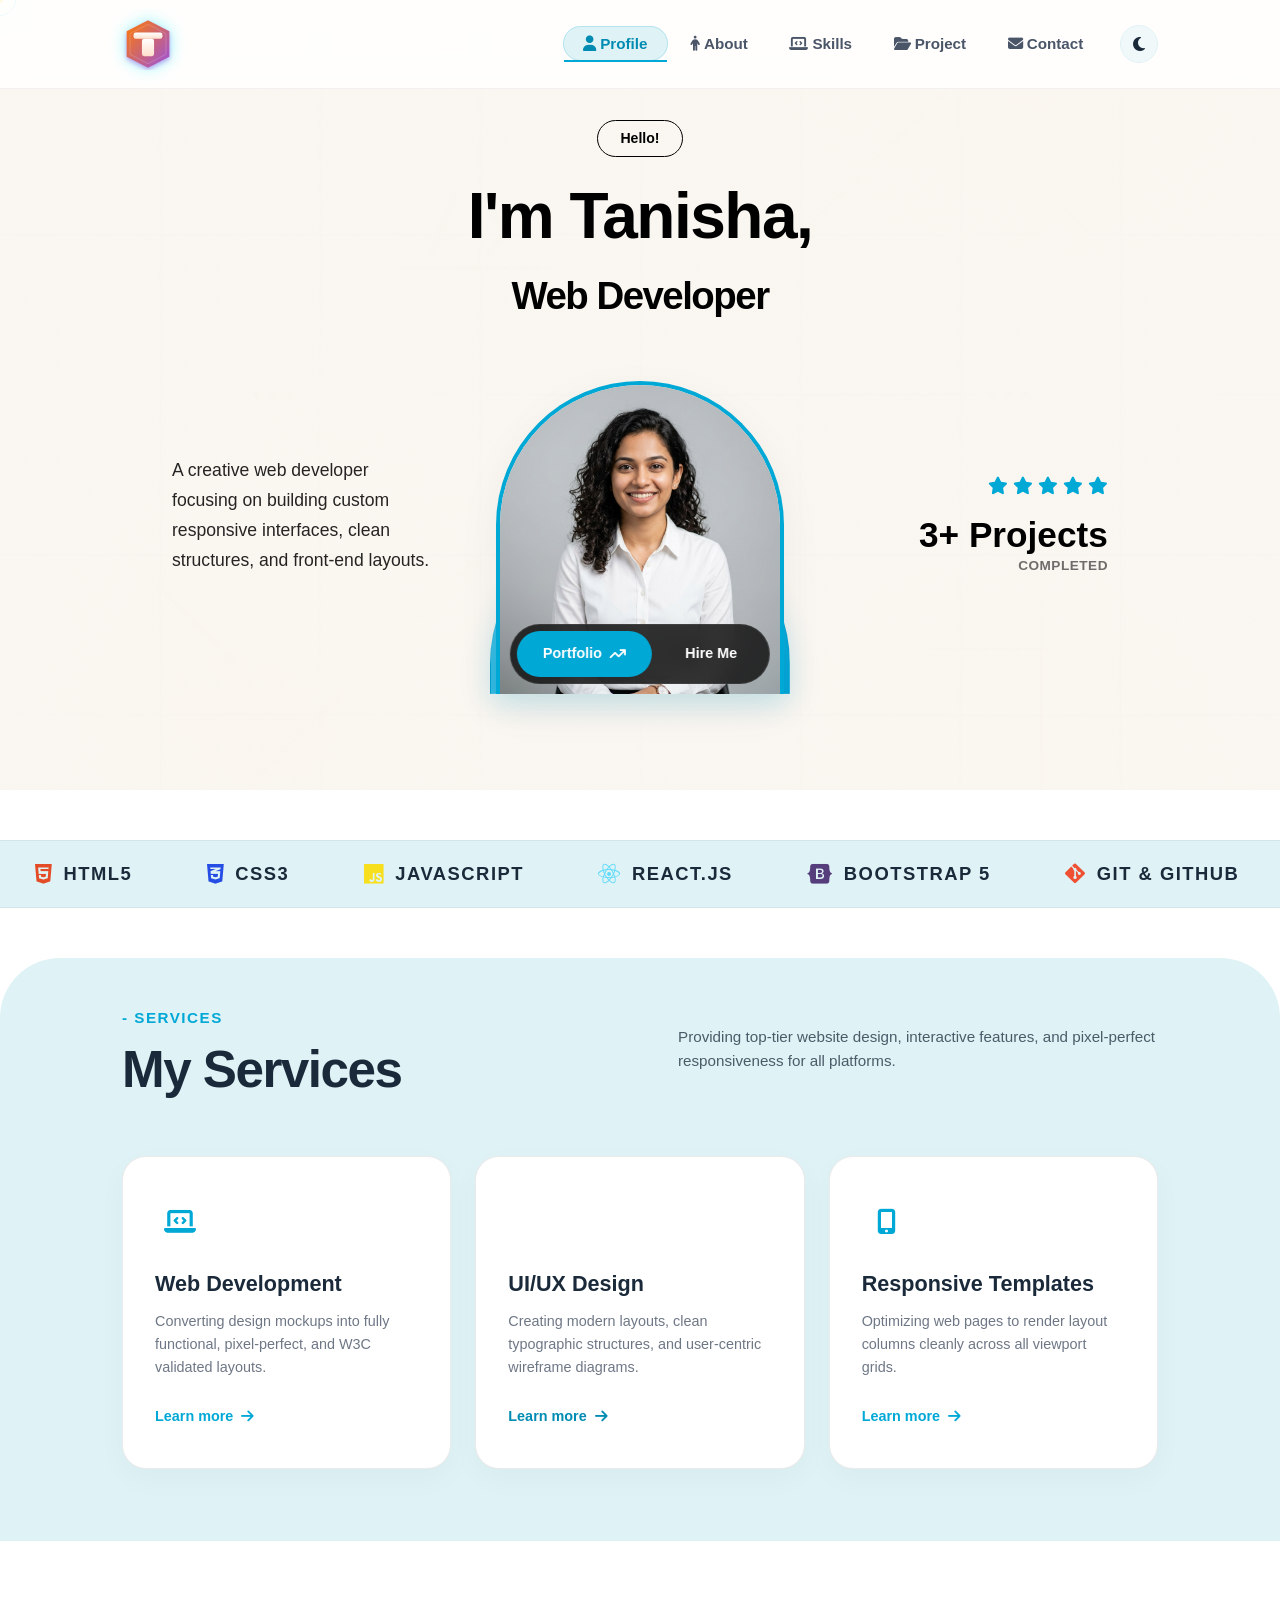
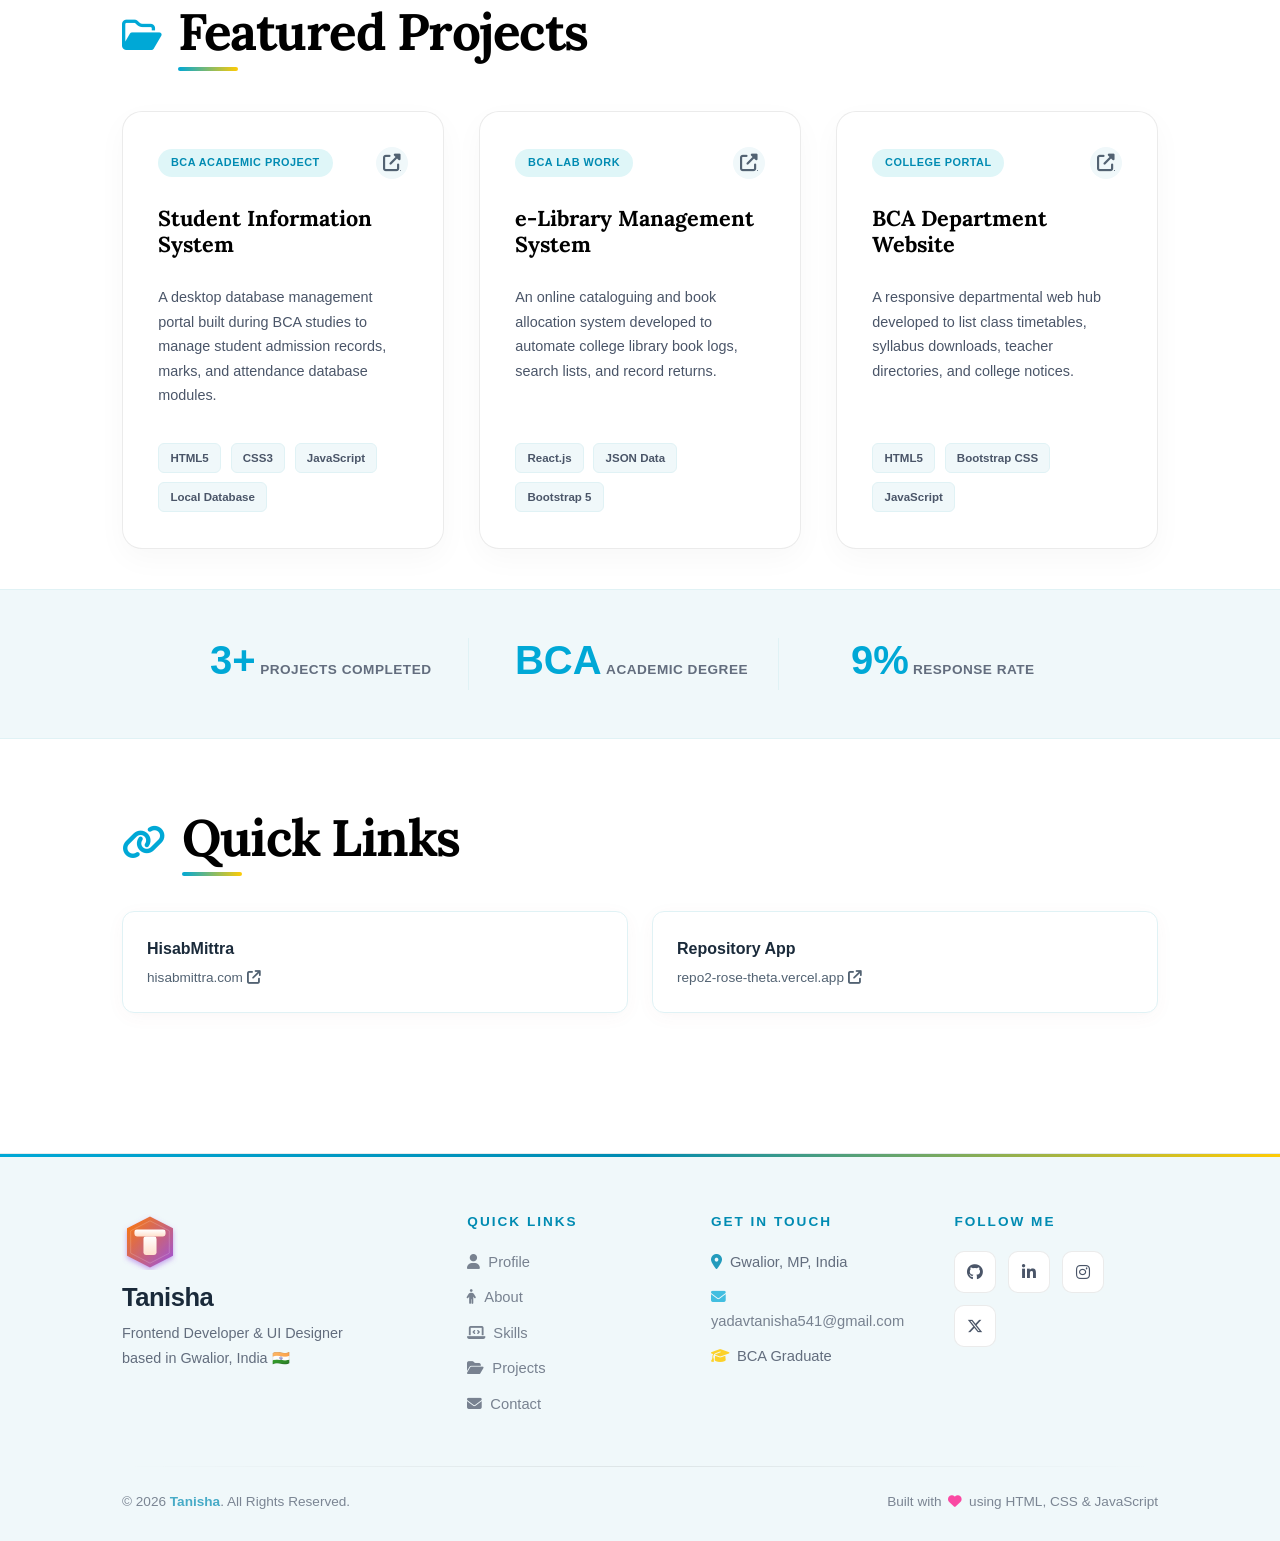
<file: index.html>
<!DOCTYPE html>
<html lang="en">
<head>
    <meta charset="UTF-8">
    <meta name="viewport" content="width=device-width, initial-scale=1.0">
    <title>Tanisha | Web & UI Designer Portfolio</title>
    <meta name="description" content="Portfolio of Tanisha, Frontend Web Developer and UI Designer focusing on modern responsive structures.">
    <!-- Google Fonts -->
    <link rel="preconnect" href="https://fonts.googleapis.com">
    <link rel="preconnect" href="https://fonts.gstatic.com" crossorigin>
    <link href="https://fonts.googleapis.com/css2?family=Outfit:wght@300;400;500;600;700;800;900&family=Lora:ital,wght@0,400;0,500;0,600;0,700;1,400&display=swap" rel="stylesheet">
    <!-- Bootstrap 5 CSS -->
    <link href="https://cdn.jsdelivr.net/npm/bootstrap@5.3.0/dist/css/bootstrap.min.css" rel="stylesheet">
    <!-- FontAwesome for Icons -->
    <link rel="stylesheet" href="https://cdnjs.cloudflare.com/ajax/libs/font-awesome/6.4.0/css/all.min.css">
    <!-- Main Stylesheet -->
    <link rel="stylesheet" href="style.css">
    <!-- Animation Stylesheet -->
    <link rel="stylesheet" href="animations.css">
    <!-- Footer Stylesheet -->
    <link rel="stylesheet" href="footer.css">
</head>
<body class="light-mode page-xorba">

    <!-- Custom Cursor -->
    <div class="custom-cursor"></div>
    <div class="custom-cursor-dot"></div>

    <!-- TOP NAVIGATION BAR (XORBA STYLE) -->
    <nav class="navbar navbar-expand-lg custom-navbar-xorba">
        <div class="container navbar-container-xorba">
            <a class="navbar-brand brand-logo-xorba" href="index.html">
                <img src="assets/ty_logo_new.svg" alt="T Logo" class="navbar-logo-img">
            </a>
            <div class="d-flex align-items-center gap-2">
                <!-- Theme Switch for Mobile -->
                <button class="theme-switch d-lg-none" id="theme-switch-mobile" aria-label="Toggle Theme">
                    <i class="fas fa-moon"></i>
                </button>
                <button class="navbar-toggler collapsed border-0" type="button" data-bs-toggle="collapse" data-bs-target="#navbarNav" aria-controls="navbarNav" aria-expanded="false" aria-label="Toggle navigation">
                    <span class="navbar-toggler-icon"></span>
                </button>
            </div>
            <div class="collapse navbar-collapse justify-content-end" id="navbarNav">
                <ul class="navbar-nav align-items-center">
                    <li class="nav-item"><a class="nav-link-custom-xorba active" href="index.html"><i class="fa-solid fa-user me-1"></i>Profile</a></li>
                    <li class="nav-item"><a class="nav-link-custom-xorba" href="about.html"><i class="fa-solid fa-person me-1"></i>About</a></li>
                    <li class="nav-item"><a class="nav-link-custom-xorba" href="skills.html"><i class="fa-solid fa-laptop-code me-1"></i>Skills</a></li>
                    <li class="nav-item"><a class="nav-link-custom-xorba" href="projects.html"><i class="fa-solid fa-folder-open me-1"></i>Project</a></li>
                    <li class="nav-item"><a class="nav-link-custom-xorba" href="contact.html"><i class="fa-solid fa-envelope me-1"></i>Contact</a></li>
                    <!-- Theme Switch for Desktop -->
                    <li class="nav-item ms-3 d-none d-lg-block">
                        <button class="theme-switch" id="theme-switch-desktop" aria-label="Toggle Theme">
                            <i class="fas fa-moon"></i>
                        </button>
                    </li>
                </ul>
            </div>
        </div>
    </nav>

    <!-- HERO SECTION (XORBA STYLE) -->
    <header class="hero-block-xorba reveal-fade">
        <div class="container text-center hero-xorba-container">
            <!-- Hello Badge -->
            <span class="badge-hello-xorba">Hello!</span>
            <h1 class="hero-title-xorba">I'm <span class="highlight-tanisha" style="color: #000000 !important; -webkit-text-fill-color: #000000 !important;">Tanisha,</span><br><span style="font-size: 0.6em;">Web Developer</span></h1>
            
            <div class="hero-xorba-row mt-4">
                <!-- Left Description column -->
                <div class="hero-xorba-left text-start reveal-slide-left">
                    <p class="hero-desc-xorba">A creative web developer focusing on building custom responsive interfaces, clean structures, and front-end layouts.</p>
                </div>
                
                <!-- Center Portrait with Orange Arch -->
                <div class="hero-xorba-center">
                    <div class="xorba-portrait-wrapper">
                        <!-- Orange Semicircle Arch backdrop -->
                        <div class="xorba-arch-backdrop"></div>
                        <!-- Portrait Image -->
                        <img src="assets/olivia_hero_photo.png" alt="Tanisha portrait" class="hero-portrait-xorba">
                        <!-- Overlaid CTA Buttons inside a single container -->
                        <div class="hero-xorba-overlay-ctas">
                            <a href="projects.html" class="btn-xorba-primary">Portfolio <i class="fa-solid fa-arrow-trend-up"></i></a>
                            <a href="contact.html" class="btn-xorba-secondary">Hire Me</a>
                        </div>
                    </div>
                </div>
 
                <!-- Right Rating/Experience column -->
                <div class="hero-xorba-right text-end reveal-slide-right">
                    <div class="rating-stars mb-2">
                        <i class="fa-solid fa-star"></i>
                        <i class="fa-solid fa-star"></i>
                        <i class="fa-solid fa-star"></i>
                        <i class="fa-solid fa-star"></i>
                        <i class="fa-solid fa-star"></i>
                    </div>
                    <span class="exp-title">15+ Projects</span>
                    <span class="exp-subtitle">Completed</span>
                </div>
            </div>
        </div>
    </header>

    <!-- INFINITE SKILLS MARQUEE BANNER -->
    <div class="skills-marquee-container">
        <div class="skills-marquee-content">
            <span><i class="fa-brands fa-html5" style="color: #e34c26;"></i> HTML5</span>
            <span><i class="fa-brands fa-css3-alt" style="color: #264de4;"></i> CSS3</span>
            <span><i class="fa-brands fa-js" style="color: #f7df1e;"></i> JavaScript</span>
            <span><i class="fa-brands fa-react" style="color: #61dbfb;"></i> React.js</span>
            <span><i class="fa-brands fa-bootstrap" style="color: #563d7c;"></i> Bootstrap 5</span>
            <span><i class="fa-brands fa-git-alt" style="color: #f05032;"></i> Git & GitHub</span>
            <span><i class="fa-solid fa-code" style="color: #a293f0;"></i> Front-End</span>
            <span><i class="fa-solid fa-laptop-code" style="color: #00bfff;"></i> UI/UX Design</span>
            <!-- Duplicate for infinite seamless loop -->
            <span><i class="fa-brands fa-html5" style="color: #e34c26;"></i> HTML5</span>
            <span><i class="fa-brands fa-css3-alt" style="color: #264de4;"></i> CSS3</span>
            <span><i class="fa-brands fa-js" style="color: #f7df1e;"></i> JavaScript</span>
            <span><i class="fa-brands fa-react" style="color: #61dbfb;"></i> React.js</span>
            <span><i class="fa-brands fa-bootstrap" style="color: #563d7c;"></i> Bootstrap 5</span>
            <span><i class="fa-brands fa-git-alt" style="color: #f05032;"></i> Git & GitHub</span>
            <span><i class="fa-solid fa-code" style="color: #a293f0;"></i> Front-End</span>
            <span><i class="fa-solid fa-laptop-code" style="color: #00bfff;"></i> UI/UX Design</span>
        </div>
    </div>

    <!-- SERVICES SECTION (XORBA DARK CHARCOAL BLOCK) -->
    <section class="services-section-xorba py-5 reveal-fade">
        <div class="container">
            <div class="d-flex justify-content-between align-items-center mb-5 services-header-xorba reveal-slide-left">
                <div>
                    <span class="sub-heading-xorba">- Services</span>
                    <h2 class="section-title-xorba text-white">My Services</h2>
                </div>
                <p class="services-desc-xorba text-white opacity-75">Providing top-tier website design, interactive features, and pixel-perfect responsiveness for all platforms.</p>
            </div>

            <div class="row mt-4">
                <!-- Service 1 -->
                <div class="col-md-4 mb-4 reveal-slide-left">
                    <div class="service-card-xorba">
                        <div class="service-icon-xorba"><i class="fa-solid fa-laptop-code"></i></div>
                        <h3>Web Development</h3>
                        <p>Converting design mockups into fully functional, pixel-perfect, and W3C validated layouts.</p>
                        <a href="projects.html" class="service-link-xorba">Learn more <i class="fa-solid fa-arrow-right"></i></a>
                    </div>
                </div>
                <!-- Service 2 -->
                <div class="col-md-4 mb-4 reveal-fade">
                    <div class="service-card-xorba card-highlight">
                        <div class="service-icon-xorba"><i class="fa-solid fa-bezier-curve"></i></div>
                        <h3>UI/UX Design</h3>
                        <p>Creating modern layouts, clean typographic structures, and user-centric wireframe diagrams.</p>
                        <a href="projects.html" class="service-link-xorba text-white">Learn more <i class="fa-solid fa-arrow-right"></i></a>
                    </div>
                </div>
                <!-- Service 3 -->
                <div class="col-md-4 mb-4 reveal-slide-right">
                    <div class="service-card-xorba">
                        <div class="service-icon-xorba"><i class="fa-solid fa-mobile-screen-button"></i></div>
                        <h3>Responsive Templates</h3>
                        <p>Optimizing web pages to render layout columns cleanly across all viewport grids.</p>
                        <a href="projects.html" class="service-link-xorba">Learn more <i class="fa-solid fa-arrow-right"></i></a>
                    </div>
                </div>
            </div>
        </div>
    </section>

    <!-- SECTION 3: PROJECTS -->
    <section id="projects" class="content-section-flow border-0 pb-0 reveal-fade" style="padding-top: 60px; padding-bottom: 60px;">
        <div class="container">
            <div class="projects-header-row mb-4 reveal-slide-left">
                <i class="fa-regular fa-folder-open projects-logo-icon"></i>
                <h2 class="section-title"><strong>Featured Projects</strong></h2>
            </div>
            
            <div class="projects-grid-flow">
                <!-- Project 1 -->
                <article class="project-item-card reveal-slide-left">
                    <div class="project-header">
                        <span class="project-category">BCA ACADEMIC PROJECT</span>
                        <div class="project-links">
                            <a href="#" aria-label="Live Demo"><i class="fas fa-external-link-alt"></i></a>
                        </div>
                    </div>
                    <h3 class="project-name">Student Information System</h3>
                    <p class="project-description">A desktop database management portal built during BCA studies to manage student admission records, marks, and attendance database modules.</p>
                    <div class="project-tags">
                        <span>HTML5</span>
                        <span>CSS3</span>
                        <span>JavaScript</span>
                        <span>Local Database</span>
                    </div>
                </article>

                <!-- Project 2 -->
                <article class="project-item-card reveal-fade">
                    <div class="project-header">
                        <span class="project-category">BCA LAB WORK</span>
                        <div class="project-links">
                            <a href="https://repo2-rose-theta.vercel.app/" target="_blank" rel="noopener noreferrer" aria-label="Live Demo"><i class="fas fa-external-link-alt"></i></a>
                        </div>
                    </div>
                    <h3 class="project-name">e-Library Management System</h3>
                    <p class="project-description">An online cataloguing and book allocation system developed to automate college library book logs, search lists, and record returns.</p>
                    <div class="project-tags">
                        <span>React.js</span>
                        <span>JSON Data</span>
                        <span>Bootstrap 5</span>
                    </div>
                </article>

                <!-- Project 3 -->
                <article class="project-item-card reveal-slide-right">
                    <div class="project-header">
                        <span class="project-category">COLLEGE PORTAL</span>
                        <div class="project-links">
                            <a href="#" aria-label="Live Demo"><i class="fas fa-external-link-alt"></i></a>
                        </div>
                    </div>
                    <h3 class="project-name">BCA Department Website</h3>
                    <p class="project-description">A responsive departmental web hub developed to list class timetables, syllabus downloads, teacher directories, and college notices.</p>
                    <div class="project-tags">
                        <span>HTML5</span>
                        <span>Bootstrap CSS</span>
                        <span>JavaScript</span>
                    </div>
                </article>
            </div>
        </div>
    </section>

    <!-- ABOUT METRICS STRIP -->
    <section class="about-metrics-section-xorba py-5 reveal-fade">
        <div class="container">
            <div class="about-metrics-row-xorba">
                <div class="metric-box-xorba">
                    <span class="metric-num">15+</span>
                    <span class="metric-label">Projects Completed</span>
                </div>
                <div class="metric-box-xorba">
                    <span class="metric-num">BCA</span>
                    <span class="metric-label">Academic Degree</span>
                </div>
                <div class="metric-box-xorba">
                    <span class="metric-num">100%</span>
                    <span class="metric-label">Response Rate</span>
                </div>
            </div>
        </div>
    </section>

    <!-- SECTION 6: QUICK LINKS -->
    <section id="links" class="content-section-flow border-0 pt-5 reveal-fade" style="padding-bottom: 60px;">
        <div class="container">
            <div class="links-header-row mb-4 reveal-slide-left">
                <i class="fa-solid fa-link links-logo-icon"></i>
                <h2 class="section-title"><strong>Quick Links</strong></h2>
            </div>
            <div class="links-grid-flow">
                <a href="https://hisabmittra.com/" target="_blank" rel="noopener noreferrer" class="link-card-flow">
                    <div class="link-card-content">
                        <span class="link-title">HisabMittra</span>
                        <span class="link-url">hisabmittra.com <i class="fas fa-arrow-up-right-from-square"></i></span>
                    </div>
                </a>
                <a href="https://repo2-rose-theta.vercel.app/" target="_blank" rel="noopener noreferrer" class="link-card-flow">
                    <div class="link-card-content">
                        <span class="link-title">Repository App</span>
                        <span class="link-url">repo2-rose-theta.vercel.app <i class="fas fa-arrow-up-right-from-square"></i></span>
                    </div>
                </a>
            </div>
        </div>
    </section>

    <!-- PREMIUM FOOTER -->
    <footer class="premium-footer">
        <div class="container">
            <div class="footer-top">
                <!-- Brand -->
                <div class="footer-brand">
                    <img src="assets/ty_logo_new.svg" alt="T Logo" style="width:56px; height:56px; margin-bottom:12px;">
                    <h3 class="footer-name">Tanisha</h3>
                    <p class="footer-tagline">Frontend Developer & UI Designer<br>based in Gwalior, India 🇮🇳</p>
                </div>

                <!-- Quick Links -->
                <div class="footer-links-col">
                    <h4 class="footer-col-title">Quick Links</h4>
                    <ul class="footer-nav-list">
                        <li><a href="index.html"><i class="fa-solid fa-user me-2"></i>Profile</a></li>
                        <li><a href="about.html"><i class="fa-solid fa-person me-2"></i>About</a></li>
                        <li><a href="skills.html"><i class="fa-solid fa-laptop-code me-2"></i>Skills</a></li>
                        <li><a href="projects.html"><i class="fa-solid fa-folder-open me-2"></i>Projects</a></li>
                        <li><a href="contact.html"><i class="fa-solid fa-envelope me-2"></i>Contact</a></li>
                    </ul>
                </div>

                <!-- Contact Info -->
                <div class="footer-links-col">
                    <h4 class="footer-col-title">Get In Touch</h4>
                    <ul class="footer-nav-list">
                        <li><i class="fa-solid fa-location-dot me-2" style="color: var(--color-neon-pink);"></i>Gwalior, MP, India</li>
                        <li><a href="mailto:yadavtanisha541@gmail.com"><i class="fa-solid fa-envelope me-2" style="color: var(--color-xorba-orange);"></i>yadavtanisha541@gmail.com</a></li>
                        <li><i class="fa-solid fa-graduation-cap me-2" style="color: var(--color-neon-cyan);"></i>BCA Graduate</li>
                    </ul>
                </div>

                <!-- Social Links -->
                <div class="footer-links-col">
                    <h4 class="footer-col-title">Follow Me</h4>
                    <div class="footer-socials">
                        <a href="https://github.com/yadavtanisha541-svg" target="_blank" rel="noopener noreferrer" class="footer-social-btn" title="GitHub"><i class="fa-brands fa-github"></i></a>
                        <a href="https://linkedin.com/in/tanisha-yadav-57a3a3416" target="_blank" rel="noopener noreferrer" class="footer-social-btn" title="LinkedIn"><i class="fa-brands fa-linkedin-in"></i></a>
                        <a href="#" class="footer-social-btn" title="Instagram"><i class="fa-brands fa-instagram"></i></a>
                        <a href="#" class="footer-social-btn" title="Twitter"><i class="fa-brands fa-x-twitter"></i></a>
                    </div>
                </div>
            </div>

            <!-- Divider -->
            <div class="footer-divider"></div>

            <!-- Bottom Bar -->
            <div class="footer-bottom">
                <p>&copy; 2026 <span style="color: var(--color-neon-pink); font-weight: 700;">Tanisha</span>. All Rights Reserved.</p>
                <p>Built with <i class="fa-solid fa-heart" style="color: #ff007f;"></i> using HTML, CSS & JavaScript</p>
            </div>
        </div>
    </footer>

    <!-- Bootstrap 5 JS Bundle -->
    <script src="https://cdn.jsdelivr.net/npm/bootstrap@5.3.0/dist/js/bootstrap.bundle.min.js"></script>
    <!-- Main JavaScript -->
    <script src="script.js"></script>
    <!-- Animation Engine -->
    <script src="animations.js"></script>
</body>
</html>
</file>
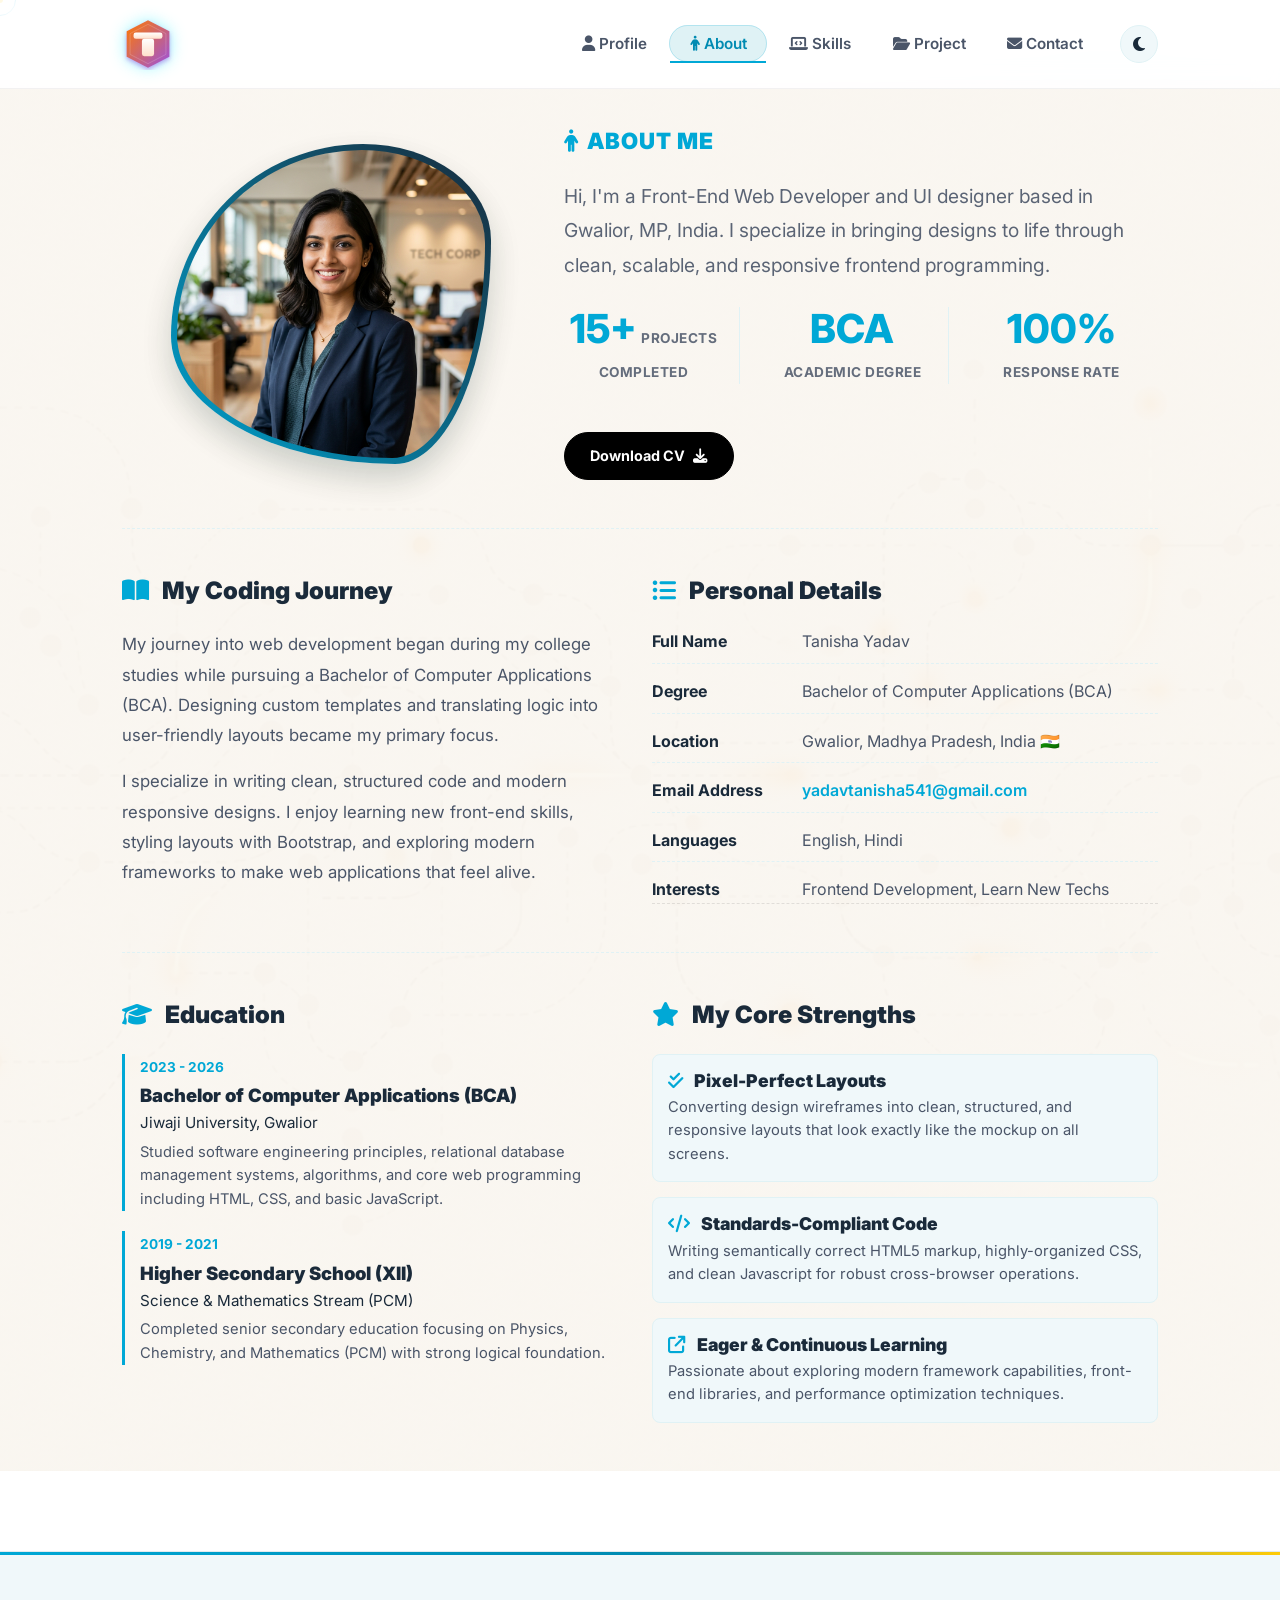
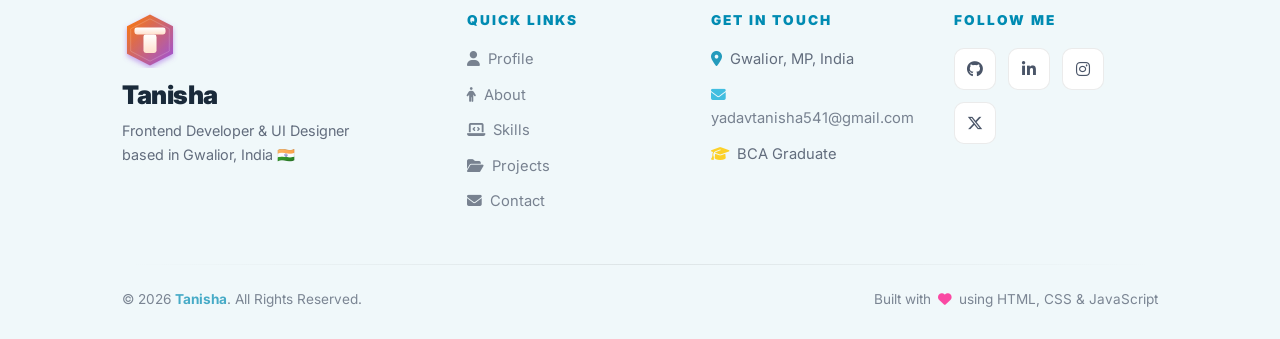
<file: about.html>
<!DOCTYPE html>
<html lang="en">
<head>
    <meta charset="UTF-8">
    <meta name="viewport" content="width=device-width, initial-scale=1.0">
    <title>About Me | Tanisha</title>
    <meta name="description" content="Read about Tanisha, a creative Front-End Developer based in Gwalior, MP, India.">
    <!-- Google Fonts -->
    <link rel="preconnect" href="https://fonts.googleapis.com">
    <link rel="preconnect" href="https://fonts.gstatic.com" crossorigin>
    <link href="https://fonts.googleapis.com/css2?family=Inter:wght@300;400;500;600;700;800&family=Lora:ital,wght@0,400;0,500;0,600;0,700;1,400&display=swap" rel="stylesheet">
    <!-- Bootstrap 5 CSS -->
    <link href="https://cdn.jsdelivr.net/npm/bootstrap@5.3.0/dist/css/bootstrap.min.css" rel="stylesheet">
    <!-- FontAwesome for Icons -->
    <link rel="stylesheet" href="https://cdnjs.cloudflare.com/ajax/libs/font-awesome/6.4.0/css/all.min.css">
    <!-- Main Stylesheet -->
    <link rel="stylesheet" href="style.css">
    <!-- Animation Stylesheet -->
    <link rel="stylesheet" href="animations.css">
    <!-- Footer Stylesheet -->
    <link rel="stylesheet" href="footer.css">
</head>
<body class="light-mode page-xorba">

    <!-- Custom Cursor -->
    <div class="custom-cursor"></div>
    <div class="custom-cursor-dot"></div>

    <!-- Ambient Design Orbs -->
    <div class="design-orb orb-1"></div>
    <div class="design-orb orb-2"></div>

    <!-- TOP NAVIGATION BAR (XORBA STYLE) -->
    <nav class="navbar navbar-expand-lg custom-navbar-xorba">
        <div class="container navbar-container-xorba">
            <a class="navbar-brand brand-logo-xorba" href="index.html">
                <img src="assets/ty_logo_new.svg" alt="T Logo" class="navbar-logo-img">
            </a>
            <div class="d-flex align-items-center gap-2">
                <!-- Theme Switch for Mobile -->
                <button class="theme-switch d-lg-none" id="theme-switch-mobile" aria-label="Toggle Theme">
                    <i class="fas fa-moon"></i>
                </button>
                <button class="navbar-toggler collapsed border-0" type="button" data-bs-toggle="collapse" data-bs-target="#navbarNav" aria-controls="navbarNav" aria-expanded="false" aria-label="Toggle navigation">
                    <span class="navbar-toggler-icon"></span>
                </button>
            </div>
            <div class="collapse navbar-collapse justify-content-end" id="navbarNav">
                <ul class="navbar-nav align-items-center">
                    <li class="nav-item"><a class="nav-link-custom-xorba" href="index.html"><i class="fa-solid fa-user me-1"></i>Profile</a></li>
                    <li class="nav-item"><a class="nav-link-custom-xorba active" href="about.html"><i class="fa-solid fa-person me-1"></i>About</a></li>
                    <li class="nav-item"><a class="nav-link-custom-xorba" href="skills.html"><i class="fa-solid fa-laptop-code me-1"></i>Skills</a></li>
                    <li class="nav-item"><a class="nav-link-custom-xorba" href="projects.html"><i class="fa-solid fa-folder-open me-1"></i>Project</a></li>
                    <li class="nav-item"><a class="nav-link-custom-xorba" href="contact.html"><i class="fa-solid fa-envelope me-1"></i>Contact</a></li>
                    <!-- Theme Switch for Desktop -->
                    <li class="nav-item ms-3 d-none d-lg-block">
                        <button class="theme-switch" id="theme-switch-desktop" aria-label="Toggle Theme">
                             <i class="fas fa-moon"></i>
                        </button>
                    </li>
                </ul>
            </div>
        </div>
    </nav>

    <!-- MAIN VERTICAL CONTENT CONTAINER -->
    <main class="main-content-flow my-5">
        <!-- Migrated About Section -->
        <section class="about-section-xorba py-5 reveal-fade">
            <div class="container">
                <div class="row align-items-center">
                    <!-- Left Portrait -->
                    <div class="col-lg-5 mb-5 mb-lg-0 text-center reveal-slide-left">
                        <div class="about-portrait-wrapper-xorba">
                            <img src="assets/profile_avatar.png" alt="Tanisha - Frontend Developer" class="about-photo-xorba">
                        </div>
                    </div>

                    <!-- Right Content -->
                    <div class="col-lg-7 reveal-slide-right">
                        <h1 class="sub-heading-xorba" style="font-size: 1.4rem; font-weight: 700; color: var(--color-xorba-orange) !important; letter-spacing: 1px; display: inline-block; margin-bottom: 1.5rem;"><i class="fa-solid fa-person me-2"></i>About Me</h1>

                        <p class="lead-text-xorba mb-4">Hi, I'm a Front-End Web Developer and UI designer based in Gwalior, MP, India. I specialize in bringing designs to life through clean, scalable, and responsive frontend programming.</p>
                        
                        <div class="about-metrics-row-xorba mb-5">
                            <div class="metric-box-xorba">
                                <span class="metric-num">15+</span>
                                <span class="metric-label">Projects Completed</span>
                            </div>
                            <div class="metric-box-xorba">
                                <span class="metric-num">BCA</span>
                                <span class="metric-label">Academic Degree</span>
                            </div>
                            <div class="metric-box-xorba">
                                <span class="metric-num">100%</span>
                                <span class="metric-label">Response Rate</span>
                            </div>
                        </div>

                        <div class="d-flex align-items-center gap-4">
                            <a href="contact.html" class="btn-xorba-primary btn-black-custom">Download CV <i class="fa-solid fa-download"></i></a>
                        </div>
                    </div>
                </div>

                <!-- Custom Divider -->
                <div class="my-5" style="border-top: 1px dashed var(--color-xorba-gray);"></div>

                <!-- Coding Journey and Personal Details Row -->
                <div class="row">
                    <!-- Left: My Story / Philosophy -->
                    <div class="col-lg-6 mb-4 mb-lg-0 reveal-slide-left">
                        <h3 style="color: var(--color-xorba-dark) !important; font-weight: 800; font-size: 1.5rem; margin-bottom: 1.5rem;"><i class="fa-solid fa-book-open me-2" style="color: var(--color-xorba-orange) !important;"></i> My Coding Journey</h3>
                        <p style="color: var(--color-xorba-dark-light) !important; line-height: 1.8; font-size: 1.05rem;">My journey into web development began during my college studies while pursuing a Bachelor of Computer Applications (BCA). Designing custom templates and translating logic into user-friendly layouts became my primary focus.</p>
                        <p style="color: var(--color-xorba-dark-light) !important; line-height: 1.8; font-size: 1.05rem;">I specialize in writing clean, structured code and modern responsive designs. I enjoy learning new front-end skills, styling layouts with Bootstrap, and exploring modern frameworks to make web applications that feel alive.</p>
                    </div>

                    <!-- Right: Info Grid -->
                    <div class="col-lg-6 reveal-slide-right">
                        <h3 style="color: var(--color-xorba-dark) !important; font-weight: 800; font-size: 1.5rem; margin-bottom: 1.5rem;"><i class="fa-solid fa-list-ul me-2" style="color: var(--color-xorba-orange) !important;"></i> Personal Details</h3>
                        <div class="details-info-list" style="display: flex; flex-direction: column; gap: 15px;">
                            <div class="info-item" style="display: flex; border-bottom: 1px dashed var(--color-xorba-gray); padding-bottom: 8px;">
                                <span class="info-item-label" style="font-weight: 700; width: 150px; color: var(--color-xorba-dark) !important;">Full Name</span>
                                <span class="info-item-value" style="color: var(--color-xorba-dark-light) !important;">Tanisha Yadav</span>
                            </div>
                            <div class="info-item" style="display: flex; border-bottom: 1px dashed var(--color-xorba-gray); padding-bottom: 8px;">
                                <span class="info-item-label" style="font-weight: 700; width: 150px; color: var(--color-xorba-dark) !important;">Degree</span>
                                <span class="info-item-value" style="color: var(--color-xorba-dark-light) !important;">Bachelor of Computer Applications (BCA)</span>
                            </div>
                            <div class="info-item" style="display: flex; border-bottom: 1px dashed var(--color-xorba-gray); padding-bottom: 8px;">
                                <span class="info-item-label" style="font-weight: 700; width: 150px; color: var(--color-xorba-dark) !important;">Location</span>
                                <span class="info-item-value" style="color: var(--color-xorba-dark-light) !important;">Gwalior, Madhya Pradesh, India 🇮🇳</span>
                            </div>
                            <div class="info-item" style="display: flex; border-bottom: 1px dashed var(--color-xorba-gray); padding-bottom: 8px;">
                                <span class="info-item-label" style="font-weight: 700; width: 150px; color: var(--color-xorba-dark) !important;">Email Address</span>
                                <span class="info-item-value" style="color: var(--color-xorba-dark-light) !important;"><a href="mailto:yadavtanisha541@gmail.com" style="color: var(--color-xorba-orange) !important; font-weight: 600; text-decoration: none;">yadavtanisha541@gmail.com</a></span>
                            </div>
                            <div class="info-item" style="display: flex; border-bottom: 1px dashed var(--color-xorba-gray); padding-bottom: 8px;">
                                <span class="info-item-label" style="font-weight: 700; width: 150px; color: var(--color-xorba-dark) !important;">Languages</span>
                                <span class="info-item-value" style="color: var(--color-xorba-dark-light) !important;">English, Hindi</span>
                            </div>
                            <div class="info-item" style="display: flex; padding-bottom: 0;">
                                <span class="info-item-label" style="font-weight: 700; width: 150px; color: var(--color-xorba-dark) !important;">Interests</span>
                                <span class="info-item-value" style="color: var(--color-xorba-dark-light) !important;">Frontend Development, Learn New Techs</span>
                            </div>
                        </div>
                    </div>
                </div>

                <!-- Custom Divider -->
                <div class="my-5" style="border-top: 1px dashed var(--color-xorba-gray);"></div>

                <!-- Education & Core Strengths Row -->
                <div class="row">
                    <!-- Left: Education & Academic Journey -->
                    <div class="col-lg-6 mb-4 mb-lg-0 reveal-slide-left">
                        <h3 style="color: var(--color-xorba-dark) !important; font-weight: 800; font-size: 1.5rem; margin-bottom: 1.5rem;"><i class="fa-solid fa-graduation-cap me-2" style="color: var(--color-xorba-orange) !important;"></i> Education</h3>
                        <div class="education-timeline" style="display: flex; flex-direction: column; gap: 20px;">
                            <div class="edu-item" style="border-left: 3px solid var(--color-xorba-orange); padding-left: 15px; position: relative;">
                                <span style="font-size: 0.85rem; font-weight: 700; color: var(--color-xorba-orange) !important; text-transform: uppercase;">2023 - 2026</span>
                                <h4 style="font-size: 1.15rem; font-weight: 800; color: var(--color-xorba-dark) !important; margin: 5px 0;">Bachelor of Computer Applications (BCA)</h4>
                                <p style="color: var(--color-xorba-dark) !important; margin: 0; font-size: 0.95rem;">Jiwaji University, Gwalior</p>
                                <p style="color: var(--color-xorba-dark-light) !important; margin: 5px 0 0; font-size: 0.92rem; line-height: 1.6;">Studied software engineering principles, relational database management systems, algorithms, and core web programming including HTML, CSS, and basic JavaScript.</p>
                            </div>
                            <div class="edu-item" style="border-left: 3px solid var(--color-xorba-orange); padding-left: 15px; position: relative;">
                                <span style="font-size: 0.85rem; font-weight: 700; color: var(--color-xorba-orange) !important; text-transform: uppercase;">2019 - 2021</span>
                                <h4 style="font-size: 1.15rem; font-weight: 800; color: var(--color-xorba-dark) !important; margin: 5px 0;">Higher Secondary School (XII)</h4>
                                <p style="color: var(--color-xorba-dark) !important; margin: 0; font-size: 0.95rem;">Science & Mathematics Stream (PCM)</p>
                                <p style="color: var(--color-xorba-dark-light) !important; margin: 5px 0 0; font-size: 0.92rem; line-height: 1.6;">Completed senior secondary education focusing on Physics, Chemistry, and Mathematics (PCM) with strong logical foundation.</p>
                            </div>
                        </div>
                    </div>

                    <!-- Right: Core Values / Strengths -->
                    <div class="col-lg-6 reveal-slide-right">
                        <h3 style="color: var(--color-xorba-dark) !important; font-weight: 800; font-size: 1.5rem; margin-bottom: 1.5rem;"><i class="fa-solid fa-star me-2" style="color: var(--color-xorba-orange) !important;"></i> My Core Strengths</h3>
                        <div class="strengths-list" style="display: flex; flex-direction: column; gap: 15px;">
                            <div class="strength-card" style="background: var(--bg-page-tint); padding: 15px; border-radius: 8px; border: 1px solid var(--color-xorba-gray);">
                                <h4 style="font-size: 1.1rem; font-weight: 800; color: var(--color-xorba-dark) !important; margin: 0 0 5px;"><i class="fa-solid fa-check-double me-2" style="color: var(--color-xorba-orange) !important;"></i> Pixel-Perfect Layouts</h4>
                                <p style="color: var(--color-xorba-dark-light) !important; margin: 0; font-size: 0.92rem; line-height: 1.6;">Converting design wireframes into clean, structured, and responsive layouts that look exactly like the mockup on all screens.</p>
                            </div>
                            <div class="strength-card" style="background: var(--bg-page-tint); padding: 15px; border-radius: 8px; border: 1px solid var(--color-xorba-gray);">
                                <h4 style="font-size: 1.1rem; font-weight: 800; color: var(--color-xorba-dark) !important; margin: 0 0 5px;"><i class="fa-solid fa-code me-2" style="color: var(--color-xorba-orange) !important;"></i> Standards-Compliant Code</h4>
                                <p style="color: var(--color-xorba-dark-light) !important; margin: 0; font-size: 0.92rem; line-height: 1.6;">Writing semantically correct HTML5 markup, highly-organized CSS, and clean Javascript for robust cross-browser operations.</p>
                            </div>
                            <div class="strength-card" style="background: var(--bg-page-tint); padding: 15px; border-radius: 8px; border: 1px solid var(--color-xorba-gray);">
                                <h4 style="font-size: 1.1rem; font-weight: 800; color: var(--color-xorba-dark) !important; margin: 0 0 5px;"><i class="fa-solid fa-arrow-up-right-from-square me-2" style="color: var(--color-xorba-orange) !important;"></i> Eager & Continuous Learning</h4>
                                <p style="color: var(--color-xorba-dark-light) !important; margin: 0; font-size: 0.92rem; line-height: 1.6;">Passionate about exploring modern framework capabilities, front-end libraries, and performance optimization techniques.</p>
                            </div>
                        </div>
                    </div>
                </div>
            </div>
        </section>
    </main>

    <!-- PREMIUM FOOTER -->
    <footer class="premium-footer">
        <div class="container">
            <div class="footer-top">
                <div class="footer-brand">
                    <img src="assets/ty_logo_new.svg" alt="T Logo" style="width:56px; height:56px; margin-bottom:12px;">
                    <h3 class="footer-name">Tanisha</h3>
                    <p class="footer-tagline">Frontend Developer & UI Designer<br>based in Gwalior, India 🇮🇳</p>
                </div>
                <div class="footer-links-col">
                    <h4 class="footer-col-title">Quick Links</h4>
                    <ul class="footer-nav-list">
                        <li><a href="index.html"><i class="fa-solid fa-user me-2"></i>Profile</a></li>
                        <li><a href="about.html"><i class="fa-solid fa-person me-2"></i>About</a></li>
                        <li><a href="skills.html"><i class="fa-solid fa-laptop-code me-2"></i>Skills</a></li>
                        <li><a href="projects.html"><i class="fa-solid fa-folder-open me-2"></i>Projects</a></li>
                        <li><a href="contact.html"><i class="fa-solid fa-envelope me-2"></i>Contact</a></li>
                    </ul>
                </div>
                <div class="footer-links-col">
                    <h4 class="footer-col-title">Get In Touch</h4>
                    <ul class="footer-nav-list">
                        <li><i class="fa-solid fa-location-dot me-2" style="color: var(--color-neon-pink);"></i>Gwalior, MP, India</li>
                        <li><a href="mailto:yadavtanisha541@gmail.com"><i class="fa-solid fa-envelope me-2" style="color: var(--color-xorba-orange);"></i>yadavtanisha541@gmail.com</a></li>
                        <li><i class="fa-solid fa-graduation-cap me-2" style="color: var(--color-neon-cyan);"></i>BCA Graduate</li>
                    </ul>
                </div>
                <div class="footer-links-col">
                    <h4 class="footer-col-title">Follow Me</h4>
                    <div class="footer-socials">
                        <a href="https://github.com/yadavtanisha541-svg" target="_blank" rel="noopener noreferrer" class="footer-social-btn" title="GitHub"><i class="fa-brands fa-github"></i></a>
                        <a href="https://linkedin.com/in/tanisha-yadav-57a3a3416" target="_blank" rel="noopener noreferrer" class="footer-social-btn" title="LinkedIn"><i class="fa-brands fa-linkedin-in"></i></a>
                        <a href="#" class="footer-social-btn" title="Instagram"><i class="fa-brands fa-instagram"></i></a>
                        <a href="#" class="footer-social-btn" title="Twitter"><i class="fa-brands fa-x-twitter"></i></a>
                    </div>
                </div>
            </div>
            <div class="footer-divider"></div>
            <div class="footer-bottom">
                <p>&copy; 2026 <span style="color: var(--color-neon-pink); font-weight: 700;">Tanisha</span>. All Rights Reserved.</p>
                <p>Built with <i class="fa-solid fa-heart" style="color: #ff007f;"></i> using HTML, CSS & JavaScript</p>
            </div>
        </div>
    </footer>

    <!-- Bootstrap 5 JS Bundle -->
    <script src="https://cdn.jsdelivr.net/npm/bootstrap@5.3.0/dist/js/bootstrap.bundle.min.js"></script>
    <!-- Main JavaScript -->
    <script src="script.js"></script>
    <!-- Animation Engine -->
    <script src="animations.js"></script>
</body>
</html>
</file>
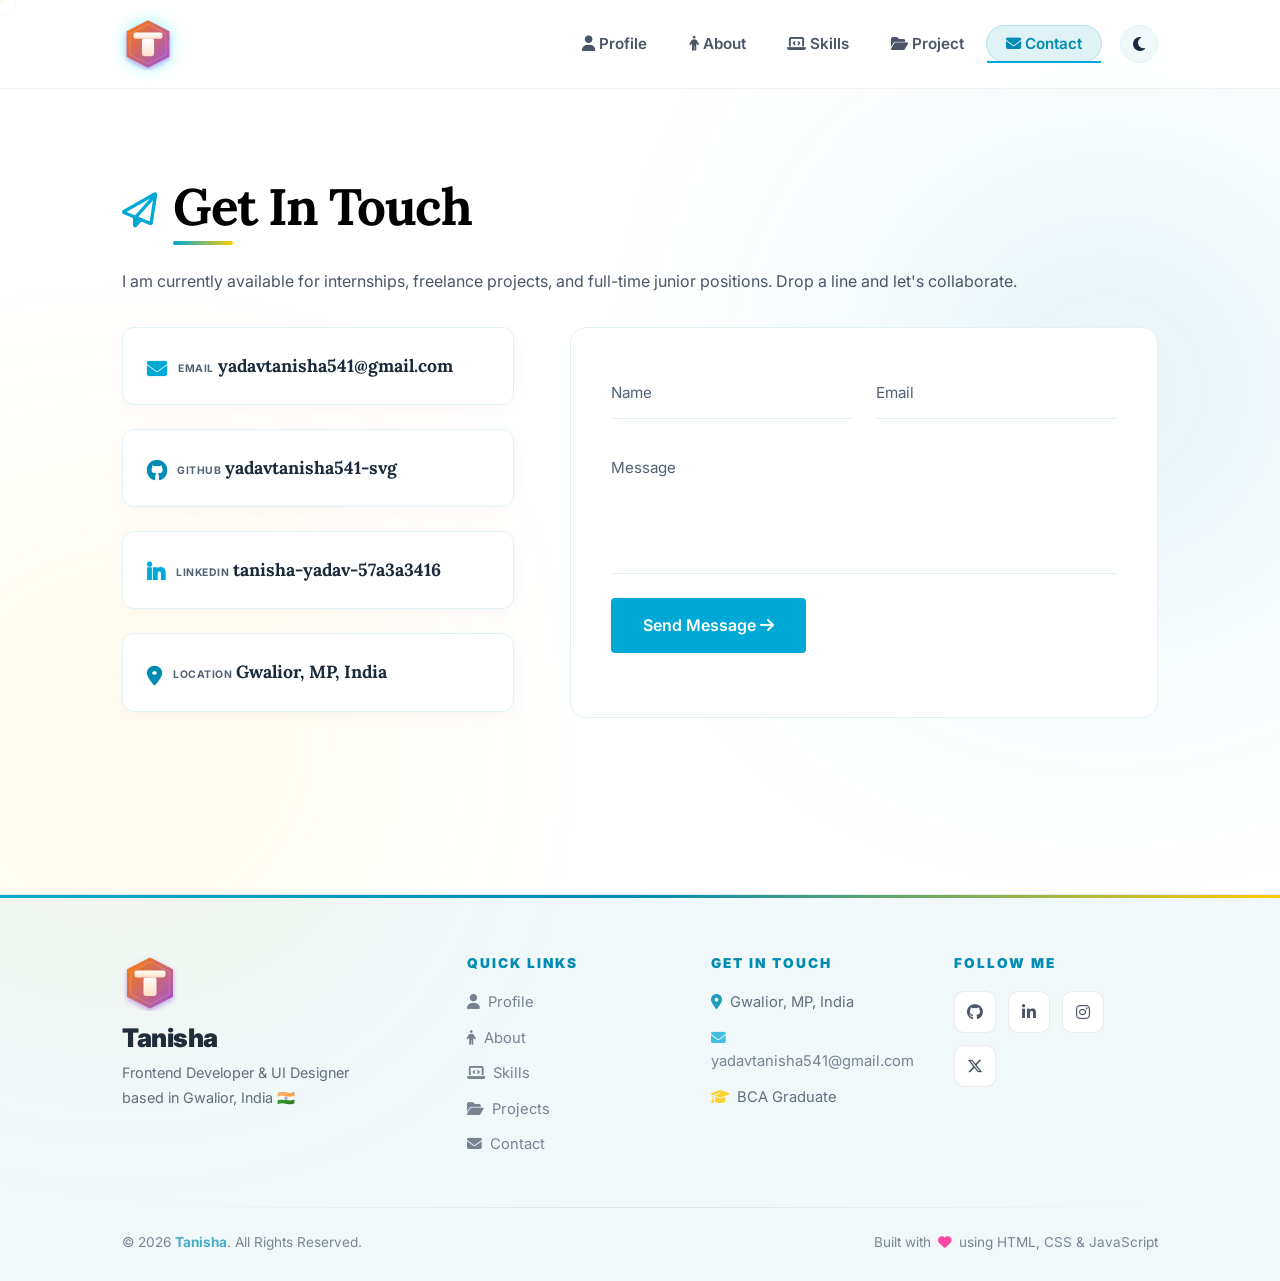
<file: contact.html>
<!DOCTYPE html>
<html lang="en">
<head>
    <meta charset="UTF-8">
    <meta name="viewport" content="width=device-width, initial-scale=1.0">
    <title>Contact Me | Tanisha</title>
    <meta name="description" content="Get in touch with Tanisha, Front-End Developer.">
    <!-- Google Fonts -->
    <link rel="preconnect" href="https://fonts.googleapis.com">
    <link rel="preconnect" href="https://fonts.gstatic.com" crossorigin>
    <link href="https://fonts.googleapis.com/css2?family=Inter:wght@300;400;500;600;700;800&family=Lora:ital,wght@0,400;0,500;0,600;0,700;1,400&display=swap" rel="stylesheet">
    <!-- Bootstrap 5 CSS -->
    <link href="https://cdn.jsdelivr.net/npm/bootstrap@5.3.0/dist/css/bootstrap.min.css" rel="stylesheet">
    <!-- FontAwesome for Icons -->
    <link rel="stylesheet" href="https://cdnjs.cloudflare.com/ajax/libs/font-awesome/6.4.0/css/all.min.css">
    <!-- Main Stylesheet -->
    <link rel="stylesheet" href="style.css">
    <!-- Animation Stylesheet -->
    <link rel="stylesheet" href="animations.css">
    <!-- Footer Stylesheet -->
    <link rel="stylesheet" href="footer.css">
</head>
<body class="light-mode page-xorba">

    <!-- Custom Cursor -->
    <div class="custom-cursor"></div>
    <div class="custom-cursor-dot"></div>

    <!-- Ambient Design Orbs -->
    <div class="design-orb orb-1"></div>
    <div class="design-orb orb-2"></div>

    <!-- TOP NAVIGATION BAR (XORBA STYLE) -->
    <nav class="navbar navbar-expand-lg custom-navbar-xorba">
        <div class="container navbar-container-xorba">
            <a class="navbar-brand brand-logo-xorba" href="index.html">
                <img src="assets/ty_logo_new.svg" alt="T Logo" class="navbar-logo-img">
            </a>
            <div class="d-flex align-items-center gap-2">
                <!-- Theme Switch for Mobile -->
                <button class="theme-switch d-lg-none" id="theme-switch-mobile" aria-label="Toggle Theme">
                    <i class="fas fa-moon"></i>
                </button>
                <button class="navbar-toggler collapsed border-0" type="button" data-bs-toggle="collapse" data-bs-target="#navbarNav" aria-controls="navbarNav" aria-expanded="false" aria-label="Toggle navigation">
                    <span class="navbar-toggler-icon"></span>
                </button>
            </div>
            <div class="collapse navbar-collapse justify-content-end" id="navbarNav">
                <ul class="navbar-nav align-items-center">
                    <li class="nav-item"><a class="nav-link-custom-xorba" href="index.html"><i class="fa-solid fa-user me-1"></i>Profile</a></li>
                    <li class="nav-item"><a class="nav-link-custom-xorba" href="about.html"><i class="fa-solid fa-person me-1"></i>About</a></li>
                    <li class="nav-item"><a class="nav-link-custom-xorba" href="skills.html"><i class="fa-solid fa-laptop-code me-1"></i>Skills</a></li>
                    <li class="nav-item"><a class="nav-link-custom-xorba" href="projects.html"><i class="fa-solid fa-folder-open me-1"></i>Project</a></li>
                    <li class="nav-item"><a class="nav-link-custom-xorba active" href="contact.html"><i class="fa-solid fa-envelope me-1"></i>Contact</a></li>
                    <!-- Theme Switch for Desktop -->
                    <li class="nav-item ms-3 d-none d-lg-block">
                        <button class="theme-switch" id="theme-switch-desktop" aria-label="Toggle Theme">
                             <i class="fas fa-moon"></i>
                        </button>
                    </li>
                </ul>
            </div>
        </div>
    </nav>

    <!-- MAIN VERTICAL CONTENT CONTAINER -->
    <main class="main-content-flow my-5">
        <!-- SECTION 5: CONTACT -->
        <section id="contact" class="content-section-flow border-0 reveal-fade">
            <div class="container">
                <div class="contact-header-row mb-4 reveal-slide-left">
                    <i class="fa-regular fa-paper-plane contact-logo-icon"></i>
                    <h1 class="section-title"><strong>Get In Touch</strong></h1>
                </div>
                
                <p class="contact-prompt reveal-fade">I am currently available for internships, freelance projects, and full-time junior positions. Drop a line and let's collaborate.</p>
                
                <div class="contact-grid-flow">
                    <div class="contact-channels-flow reveal-slide-left">
                        <div class="channel-card-flow">
                            <span class="channel-label"><i class="fa-solid fa-envelope me-2" style="color: var(--color-xorba-orange);"></i> EMAIL</span>
                            <a href="mailto:yadavtanisha541@gmail.com" class="channel-link">yadavtanisha541@gmail.com</a>
                        </div>
                        <div class="channel-card-flow">
                            <span class="channel-label"><i class="fa-brands fa-github me-2" style="color: var(--color-neon-pink);"></i> GITHUB</span>
                            <a href="https://github.com/yadavtanisha541-svg" target="_blank" rel="noopener noreferrer" class="channel-link">yadavtanisha541-svg</a>
                        </div>
                        <div class="channel-card-flow">
                            <span class="channel-label"><i class="fa-brands fa-linkedin-in me-2" style="color: var(--color-xorba-orange);"></i> LINKEDIN</span>
                            <a href="https://linkedin.com/in/tanisha-yadav-57a3a3416" target="_blank" rel="noopener noreferrer" class="channel-link">tanisha-yadav-57a3a3416</a>
                        </div>
                        <div class="channel-card-flow">
                            <span class="channel-label"><i class="fa-solid fa-location-dot me-2" style="color: var(--color-neon-pink);"></i> LOCATION</span>
                            <span class="channel-val">Gwalior, MP, India</span>
                        </div>
                    </div>

                    <form id="contact-form" class="minimalist-form-flow reveal-slide-right">
                        <div class="form-row">
                            <div class="form-field-flow">
                                <input type="text" id="name" required placeholder=" ">
                                <label for="name">Name</label>
                            </div>
                            <div class="form-field-flow">
                                <input type="email" id="email" required placeholder=" ">
                                <label for="email">Email</label>
                            </div>
                        </div>
                        <div class="form-field-flow">
                            <textarea id="message" rows="4" required placeholder=" "></textarea>
                            <label for="message">Message</label>
                        </div>
                        <button type="submit" class="submit-button-flow" id="submit-btn">
                            <span>Send Message</span>
                            <i class="fas fa-arrow-right"></i>
                        </button>
                        <div id="form-feedback" class="feedback-msg"></div>
                    </form>
                </div>
            </div>
        </section>
    </main>

    <!-- PREMIUM FOOTER -->
    <footer class="premium-footer">
        <div class="container">
            <div class="footer-top">
                <!-- Brand -->
                <div class="footer-brand">
                    <img src="assets/ty_logo_new.svg" alt="T Logo" style="width:56px; height:56px; margin-bottom:12px;">
                    <h3 class="footer-name">Tanisha</h3>
                    <p class="footer-tagline">Frontend Developer & UI Designer<br>based in Gwalior, India 🇮🇳</p>
                </div>

                <!-- Quick Links -->
                <div class="footer-links-col">
                    <h4 class="footer-col-title">Quick Links</h4>
                    <ul class="footer-nav-list">
                        <li><a href="index.html"><i class="fa-solid fa-user me-2"></i>Profile</a></li>
                        <li><a href="about.html"><i class="fa-solid fa-person me-2"></i>About</a></li>
                        <li><a href="skills.html"><i class="fa-solid fa-laptop-code me-2"></i>Skills</a></li>
                        <li><a href="projects.html"><i class="fa-solid fa-folder-open me-2"></i>Projects</a></li>
                        <li><a href="contact.html"><i class="fa-solid fa-envelope me-2"></i>Contact</a></li>
                    </ul>
                </div>

                <!-- Contact Info -->
                <div class="footer-links-col">
                    <h4 class="footer-col-title">Get In Touch</h4>
                    <ul class="footer-nav-list">
                        <li><i class="fa-solid fa-location-dot me-2" style="color: var(--color-neon-pink);"></i>Gwalior, MP, India</li>
                        <li><a href="mailto:yadavtanisha541@gmail.com"><i class="fa-solid fa-envelope me-2" style="color: var(--color-xorba-orange);"></i>yadavtanisha541@gmail.com</a></li>
                        <li><i class="fa-solid fa-graduation-cap me-2" style="color: var(--color-neon-cyan);"></i>BCA Graduate</li>
                    </ul>
                </div>

                <!-- Social Links -->
                <div class="footer-links-col">
                    <h4 class="footer-col-title">Follow Me</h4>
                    <div class="footer-socials">
                        <a href="https://github.com/yadavtanisha541-svg" target="_blank" rel="noopener noreferrer" class="footer-social-btn" title="GitHub"><i class="fa-brands fa-github"></i></a>
                        <a href="https://linkedin.com/in/tanisha-yadav-57a3a3416" target="_blank" rel="noopener noreferrer" class="footer-social-btn" title="LinkedIn"><i class="fa-brands fa-linkedin-in"></i></a>
                        <a href="#" class="footer-social-btn" title="Instagram"><i class="fa-brands fa-instagram"></i></a>
                        <a href="#" class="footer-social-btn" title="Twitter"><i class="fa-brands fa-x-twitter"></i></a>
                    </div>
                </div>
            </div>

            <!-- Divider -->
            <div class="footer-divider"></div>

            <!-- Bottom Bar -->
            <div class="footer-bottom">
                <p>&copy; 2026 <span style="color: var(--color-neon-pink); font-weight: 700;">Tanisha</span>. All Rights Reserved.</p>
                <p>Built with <i class="fa-solid fa-heart" style="color: #ff007f;"></i> using HTML, CSS & JavaScript</p>
            </div>
        </div>
    </footer>

    <!-- Bootstrap 5 JS Bundle -->
    <script src="https://cdn.jsdelivr.net/npm/bootstrap@5.3.0/dist/js/bootstrap.bundle.min.js"></script>
    <!-- Main JavaScript -->
    <script src="script.js"></script>
    <!-- Animation Engine -->
    <script src="animations.js"></script>
</body>
</html>
</file>
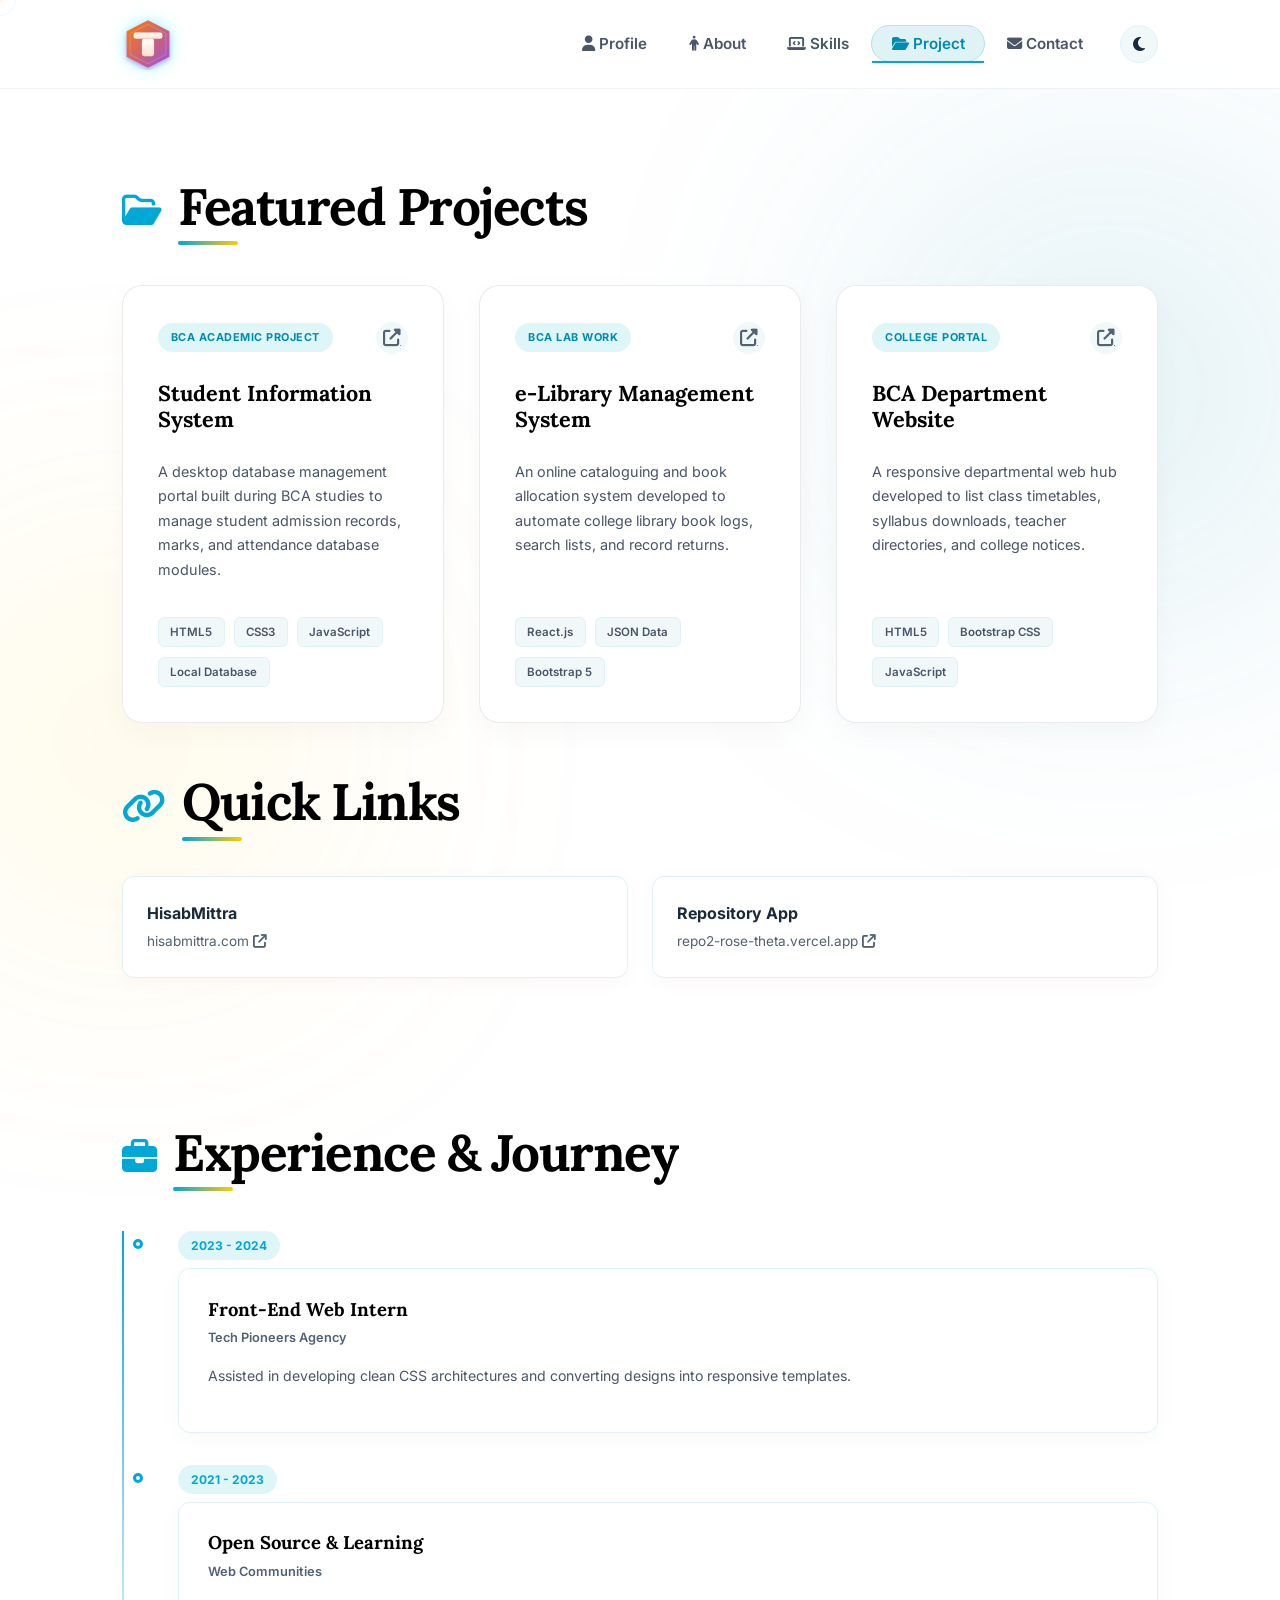
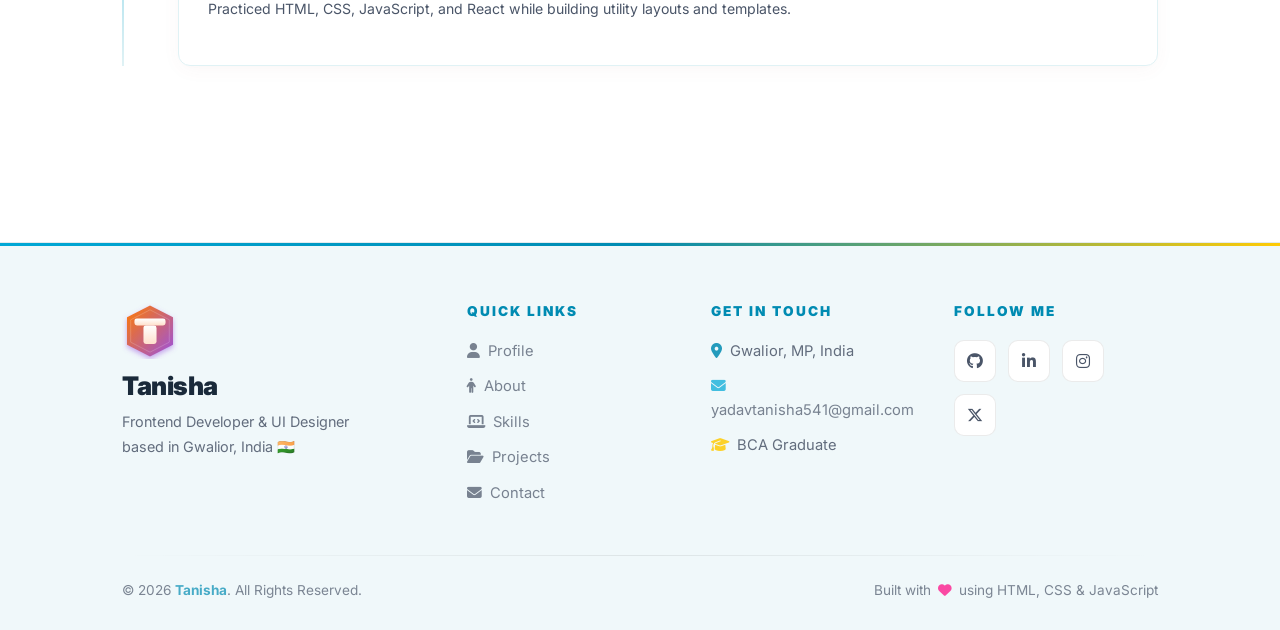
<file: projects.html>
<!DOCTYPE html>
<html lang="en">
<head>
    <meta charset="UTF-8">
    <meta name="viewport" content="width=device-width, initial-scale=1.0">
    <title>Featured Projects | Tanisha</title>
    <meta name="description" content="Explore front-end projects built by Tanisha.">
    <!-- Google Fonts -->
    <link rel="preconnect" href="https://fonts.googleapis.com">
    <link rel="preconnect" href="https://fonts.gstatic.com" crossorigin>
    <link href="https://fonts.googleapis.com/css2?family=Inter:wght@300;400;500;600;700;800&family=Lora:ital,wght@0,400;0,500;0,600;0,700;1,400&display=swap" rel="stylesheet">
    <!-- Bootstrap 5 CSS -->
    <link href="https://cdn.jsdelivr.net/npm/bootstrap@5.3.0/dist/css/bootstrap.min.css" rel="stylesheet">
    <!-- FontAwesome for Icons -->
    <link rel="stylesheet" href="https://cdnjs.cloudflare.com/ajax/libs/font-awesome/6.4.0/css/all.min.css">
    <!-- Main Stylesheet -->
    <link rel="stylesheet" href="style.css">
    <!-- Animation Stylesheet -->
    <link rel="stylesheet" href="animations.css">
    <!-- Footer Stylesheet -->
    <link rel="stylesheet" href="footer.css">
</head>
<body class="light-mode page-xorba">

    <!-- Custom Cursor -->
    <div class="custom-cursor"></div>
    <div class="custom-cursor-dot"></div>

    <!-- Ambient Design Orbs -->
    <div class="design-orb orb-1"></div>
    <div class="design-orb orb-2"></div>

    <!-- TOP NAVIGATION BAR (XORBA STYLE) -->
    <nav class="navbar navbar-expand-lg custom-navbar-xorba">
        <div class="container navbar-container-xorba">
            <a class="navbar-brand brand-logo-xorba" href="index.html">
                <img src="assets/ty_logo_new.svg" alt="T Logo" class="navbar-logo-img">
            </a>
            <div class="d-flex align-items-center gap-2">
                <!-- Theme Switch for Mobile -->
                <button class="theme-switch d-lg-none" id="theme-switch-mobile" aria-label="Toggle Theme">
                    <i class="fas fa-moon"></i>
                </button>
                <button class="navbar-toggler collapsed border-0" type="button" data-bs-toggle="collapse" data-bs-target="#navbarNav" aria-controls="navbarNav" aria-expanded="false" aria-label="Toggle navigation">
                    <span class="navbar-toggler-icon"></span>
                </button>
            </div>
            <div class="collapse navbar-collapse justify-content-end" id="navbarNav">
                <ul class="navbar-nav align-items-center">
                    <li class="nav-item"><a class="nav-link-custom-xorba" href="index.html"><i class="fa-solid fa-user me-1"></i>Profile</a></li>
                    <li class="nav-item"><a class="nav-link-custom-xorba" href="about.html"><i class="fa-solid fa-person me-1"></i>About</a></li>
                    <li class="nav-item"><a class="nav-link-custom-xorba" href="skills.html"><i class="fa-solid fa-laptop-code me-1"></i>Skills</a></li>
                    <li class="nav-item"><a class="nav-link-custom-xorba active" href="projects.html"><i class="fa-solid fa-folder-open me-1"></i>Project</a></li>
                    <li class="nav-item"><a class="nav-link-custom-xorba" href="contact.html"><i class="fa-solid fa-envelope me-1"></i>Contact</a></li>
                    <!-- Theme Switch for Desktop -->
                    <li class="nav-item ms-3 d-none d-lg-block">
                        <button class="theme-switch" id="theme-switch-desktop" aria-label="Toggle Theme">
                             <i class="fas fa-moon"></i>
                        </button>
                    </li>
                </ul>
            </div>
        </div>
    </nav>

    <!-- MAIN VERTICAL CONTENT CONTAINER -->
    <main class="main-content-flow my-5">
        <!-- SECTION 3: PROJECTS -->
        <section id="projects" class="content-section-flow border-0 pb-0 reveal-fade">
            <div class="container">
                <div class="projects-header-row mb-4 reveal-slide-left">
                    <i class="fa-regular fa-folder-open projects-logo-icon"></i>
                    <h1 class="section-title"><strong>Featured Projects</strong></h1>
                </div>
                
                <div class="projects-grid-flow">
                    <!-- Project 1 -->
                    <article class="project-item-card reveal-slide-left">
                        <div class="project-header">
                            <span class="project-category">BCA ACADEMIC PROJECT</span>
                            <div class="project-links">
                                <a href="#" aria-label="Live Demo"><i class="fas fa-external-link-alt"></i></a>
                            </div>
                        </div>
                        <h3 class="project-name">Student Information System</h3>
                        <p class="project-description">A desktop database management portal built during BCA studies to manage student admission records, marks, and attendance database modules.</p>
                        <div class="project-tags">
                            <span>HTML5</span>
                            <span>CSS3</span>
                            <span>JavaScript</span>
                            <span>Local Database</span>
                        </div>
                    </article>

                    <!-- Project 2 -->
                    <article class="project-item-card reveal-fade">
                        <div class="project-header">
                            <span class="project-category">BCA LAB WORK</span>
                            <div class="project-links">
                                <a href="https://repo2-rose-theta.vercel.app/" target="_blank" rel="noopener noreferrer" aria-label="Live Demo"><i class="fas fa-external-link-alt"></i></a>
                            </div>
                        </div>
                        <h3 class="project-name">e-Library Management System</h3>
                        <p class="project-description">An online cataloguing and book allocation system developed to automate college library book logs, search lists, and record returns.</p>
                        <div class="project-tags">
                            <span>React.js</span>
                            <span>JSON Data</span>
                            <span>Bootstrap 5</span>
                        </div>
                    </article>

                    <!-- Project 3 -->
                    <article class="project-item-card reveal-slide-right">
                        <div class="project-header">
                            <span class="project-category">COLLEGE PORTAL</span>
                            <div class="project-links">
                                <a href="#" aria-label="Live Demo"><i class="fas fa-external-link-alt"></i></a>
                            </div>
                        </div>
                        <h3 class="project-name">BCA Department Website</h3>
                        <p class="project-description">A responsive departmental web hub developed to list class timetables, syllabus downloads, teacher directories, and college notices.</p>
                        <div class="project-tags">
                            <span>HTML5</span>
                            <span>Bootstrap CSS</span>
                            <span>JavaScript</span>
                        </div>
                    </article>
                </div>
            </div>
        </section>

        <!-- SECTION 6: QUICK LINKS -->
        <section id="links" class="content-section-flow border-0 pt-5 reveal-fade">
            <div class="container">
                <div class="links-header-row mb-4 reveal-slide-left">
                    <i class="fa-solid fa-link links-logo-icon"></i>
                    <h2 class="section-title"><strong>Quick Links</strong></h2>
                </div>
                <div class="links-grid-flow">
                    <a href="https://hisabmittra.com/" target="_blank" rel="noopener noreferrer" class="link-card-flow">
                        <div class="link-card-content">
                            <span class="link-title">HisabMittra</span>
                            <span class="link-url">hisabmittra.com <i class="fas fa-arrow-up-right-from-square"></i></span>
                        </div>
                    </a>
                    <a href="https://repo2-rose-theta.vercel.app/" target="_blank" rel="noopener noreferrer" class="link-card-flow">
                        <div class="link-card-content">
                            <span class="link-title">Repository App</span>
                            <span class="link-url">repo2-rose-theta.vercel.app <i class="fas fa-arrow-up-right-from-square"></i></span>
                        </div>
                    </a>
                </div>
            </div>
        </section>

        <!-- SECTION 4: TIMELINE (EXPERIENCE) -->
        <section id="experience" class="content-section-flow border-0 pt-5">
            <div class="container">
                <div class="experience-header-row mb-4">
                    <i class="fa-solid fa-briefcase experience-logo-icon"></i>
                    <h2 class="section-title"><strong>Experience & Journey</strong></h2>
                </div>
                
                <div class="experience-timeline-flow">
                    <div class="timeline-row-flow">
                        <div class="time-period-tag">2023 - 2024</div>
                        <div class="time-detail-flow">
                            <h3>Front-End Web Intern</h3>
                            <p class="company">Tech Pioneers Agency</p>
                            <p class="description">Assisted in developing clean CSS architectures and converting designs into responsive templates.</p>
                        </div>
                    </div>
                    
                    <div class="timeline-row-flow">
                        <div class="time-period-tag">2021 - 2023</div>
                        <div class="time-detail-flow">
                            <h3>Open Source & Learning</h3>
                            <p class="company">Web Communities</p>
                            <p class="description">Practiced HTML, CSS, JavaScript, and React while building utility layouts and templates.</p>
                        </div>
                    </div>
                </div>
            </div>
        </section>
    </main>

    <!-- PREMIUM FOOTER -->
    <footer class="premium-footer">
        <div class="container">
            <div class="footer-top">
                <!-- Brand -->
                <div class="footer-brand">
                    <img src="assets/ty_logo_new.svg" alt="T Logo" style="width:56px; height:56px; margin-bottom:12px;">
                    <h3 class="footer-name">Tanisha</h3>
                    <p class="footer-tagline">Frontend Developer & UI Designer<br>based in Gwalior, India 🇮🇳</p>
                </div>

                <!-- Quick Links -->
                <div class="footer-links-col">
                    <h4 class="footer-col-title">Quick Links</h4>
                    <ul class="footer-nav-list">
                        <li><a href="index.html"><i class="fa-solid fa-user me-2"></i>Profile</a></li>
                        <li><a href="about.html"><i class="fa-solid fa-person me-2"></i>About</a></li>
                        <li><a href="skills.html"><i class="fa-solid fa-laptop-code me-2"></i>Skills</a></li>
                        <li><a href="projects.html"><i class="fa-solid fa-folder-open me-2"></i>Projects</a></li>
                        <li><a href="contact.html"><i class="fa-solid fa-envelope me-2"></i>Contact</a></li>
                    </ul>
                </div>

                <!-- Contact Info -->
                <div class="footer-links-col">
                    <h4 class="footer-col-title">Get In Touch</h4>
                    <ul class="footer-nav-list">
                        <li><i class="fa-solid fa-location-dot me-2" style="color: var(--color-neon-pink);"></i>Gwalior, MP, India</li>
                        <li><a href="mailto:yadavtanisha541@gmail.com"><i class="fa-solid fa-envelope me-2" style="color: var(--color-xorba-orange);"></i>yadavtanisha541@gmail.com</a></li>
                        <li><i class="fa-solid fa-graduation-cap me-2" style="color: var(--color-neon-cyan);"></i>BCA Graduate</li>
                    </ul>
                </div>

                <!-- Social Links -->
                <div class="footer-links-col">
                    <h4 class="footer-col-title">Follow Me</h4>
                    <div class="footer-socials">
                        <a href="https://github.com/yadavtanisha541-svg" target="_blank" rel="noopener noreferrer" class="footer-social-btn" title="GitHub"><i class="fa-brands fa-github"></i></a>
                        <a href="https://linkedin.com/in/tanisha-yadav-57a3a3416" target="_blank" rel="noopener noreferrer" class="footer-social-btn" title="LinkedIn"><i class="fa-brands fa-linkedin-in"></i></a>
                        <a href="#" class="footer-social-btn" title="Instagram"><i class="fa-brands fa-instagram"></i></a>
                        <a href="#" class="footer-social-btn" title="Twitter"><i class="fa-brands fa-x-twitter"></i></a>
                    </div>
                </div>
            </div>

            <!-- Divider -->
            <div class="footer-divider"></div>

            <!-- Bottom Bar -->
            <div class="footer-bottom">
                <p>&copy; 2026 <span style="color: var(--color-neon-pink); font-weight: 700;">Tanisha</span>. All Rights Reserved.</p>
                <p>Built with <i class="fa-solid fa-heart" style="color: #ff007f;"></i> using HTML, CSS & JavaScript</p>
            </div>
        </div>
    </footer>

    <!-- Bootstrap 5 JS Bundle -->
    <script src="https://cdn.jsdelivr.net/npm/bootstrap@5.3.0/dist/js/bootstrap.bundle.min.js"></script>
    <!-- Main JavaScript -->
    <script src="script.js"></script>
    <!-- Animation Engine -->
    <script src="animations.js"></script>
</body>
</html>
</file>
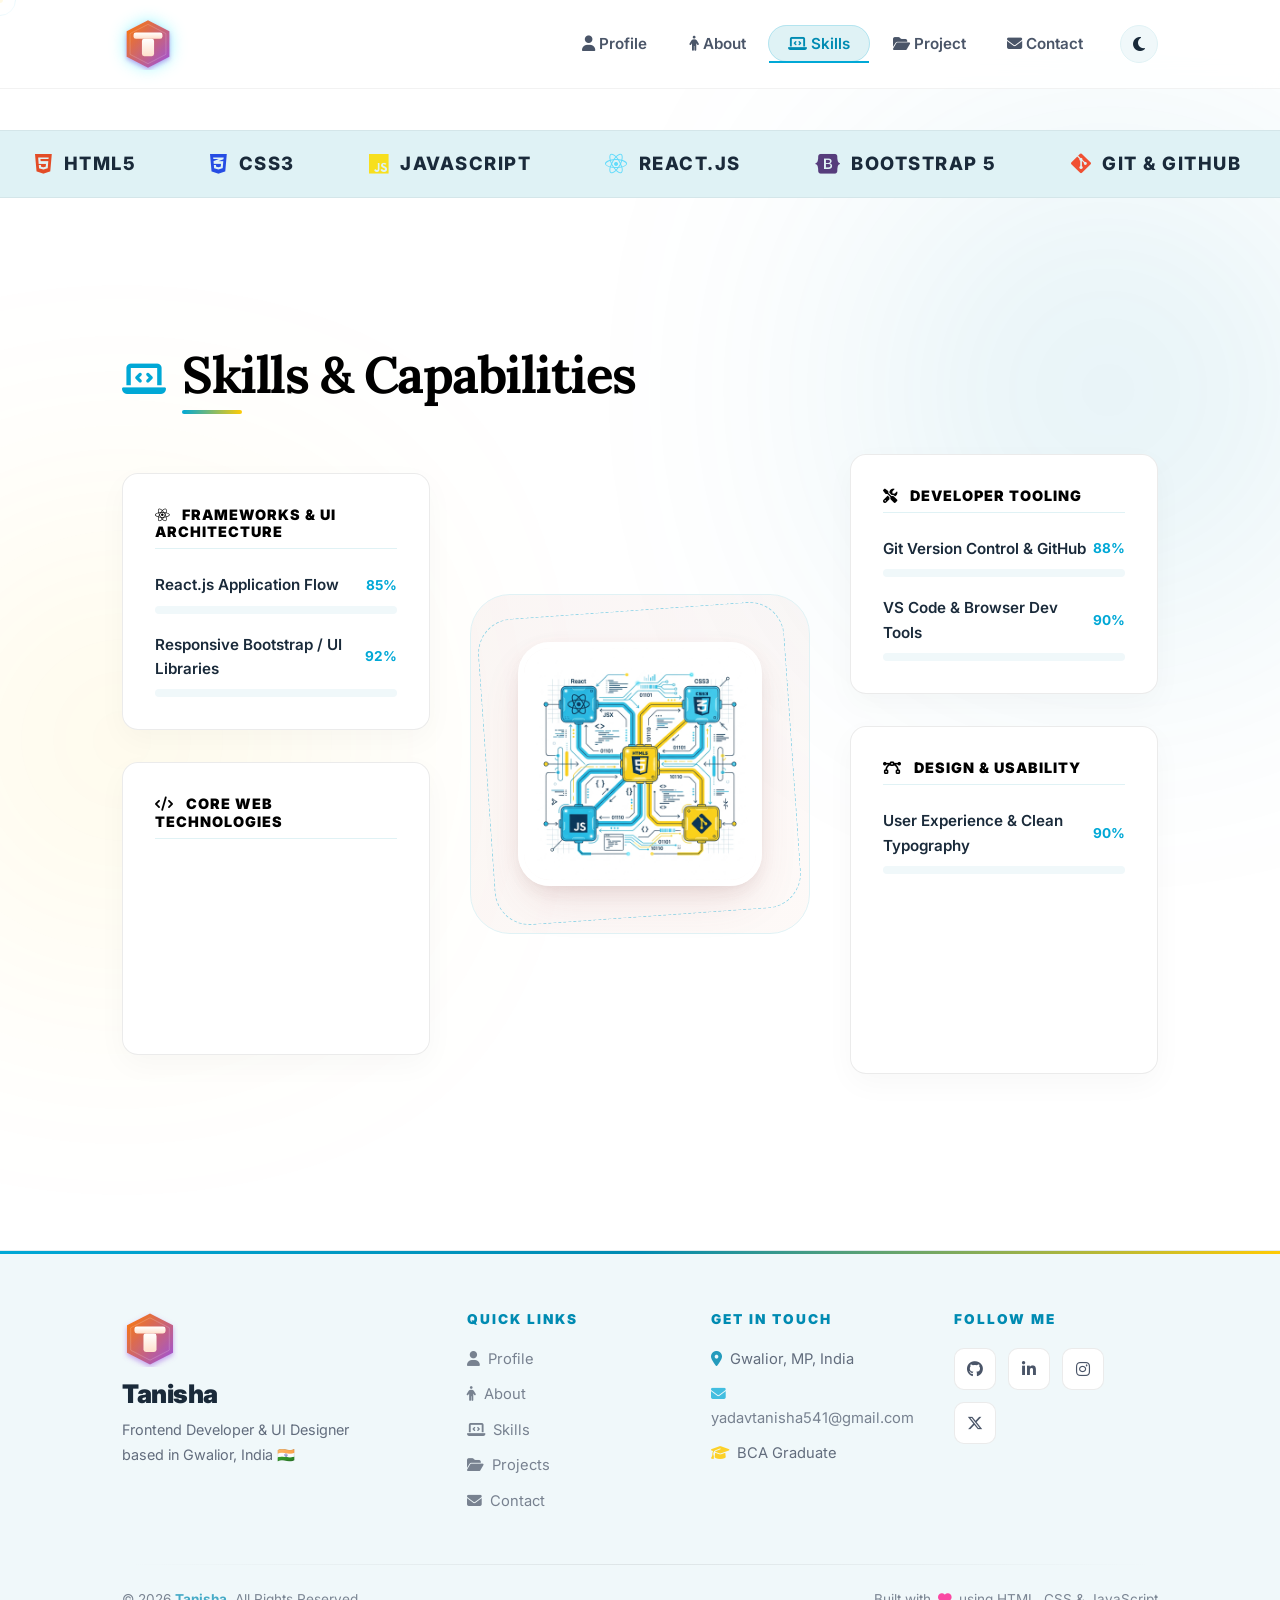
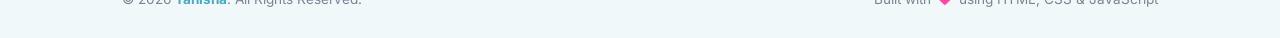
<file: skills.html>
<!DOCTYPE html>
<html lang="en">
<head>
    <meta charset="UTF-8">
    <meta name="viewport" content="width=device-width, initial-scale=1.0">
    <title>Skills & Capabilities | Tanisha</title>
    <meta name="description" content="Technical skills and tools of Tanisha, Front-End Developer.">
    <!-- Google Fonts -->
    <link rel="preconnect" href="https://fonts.googleapis.com">
    <link rel="preconnect" href="https://fonts.gstatic.com" crossorigin>
    <link href="https://fonts.googleapis.com/css2?family=Inter:wght@300;400;500;600;700;800&family=Lora:ital,wght@0,400;0,500;0,600;0,700;1,400&display=swap" rel="stylesheet">
    <!-- Bootstrap 5 CSS -->
    <link href="https://cdn.jsdelivr.net/npm/bootstrap@5.3.0/dist/css/bootstrap.min.css" rel="stylesheet">
    <!-- FontAwesome for Icons -->
    <link rel="stylesheet" href="https://cdnjs.cloudflare.com/ajax/libs/font-awesome/6.4.0/css/all.min.css">
    <!-- Main Stylesheet -->
    <link rel="stylesheet" href="style.css">
    <!-- Animation Stylesheet -->
    <link rel="stylesheet" href="animations.css">
    <!-- Footer Stylesheet -->
    <link rel="stylesheet" href="footer.css">
</head>
<body class="light-mode page-xorba">

    <!-- Custom Cursor -->
    <div class="custom-cursor"></div>
    <div class="custom-cursor-dot"></div>

    <!-- Ambient Design Orbs -->
    <div class="design-orb orb-1"></div>
    <div class="design-orb orb-2"></div>

    <!-- TOP NAVIGATION BAR (XORBA STYLE) -->
    <nav class="navbar navbar-expand-lg custom-navbar-xorba">
        <div class="container navbar-container-xorba">
            <a class="navbar-brand brand-logo-xorba" href="index.html">
                <img src="assets/ty_logo_new.svg" alt="T Logo" class="navbar-logo-img">
            </a>
            <div class="d-flex align-items-center gap-2">
                <!-- Theme Switch for Mobile -->
                <button class="theme-switch d-lg-none" id="theme-switch-mobile" aria-label="Toggle Theme">
                    <i class="fas fa-moon"></i>
                </button>
                <button class="navbar-toggler collapsed border-0" type="button" data-bs-toggle="collapse" data-bs-target="#navbarNav" aria-controls="navbarNav" aria-expanded="false" aria-label="Toggle navigation">
                    <span class="navbar-toggler-icon"></span>
                </button>
            </div>
            <div class="collapse navbar-collapse justify-content-end" id="navbarNav">
                <ul class="navbar-nav align-items-center">
                    <li class="nav-item"><a class="nav-link-custom-xorba" href="index.html"><i class="fa-solid fa-user me-1"></i>Profile</a></li>
                    <li class="nav-item"><a class="nav-link-custom-xorba" href="about.html"><i class="fa-solid fa-person me-1"></i>About</a></li>
                    <li class="nav-item"><a class="nav-link-custom-xorba active" href="skills.html"><i class="fa-solid fa-laptop-code me-1"></i>Skills</a></li>
                    <li class="nav-item"><a class="nav-link-custom-xorba" href="projects.html"><i class="fa-solid fa-folder-open me-1"></i>Project</a></li>
                    <li class="nav-item"><a class="nav-link-custom-xorba" href="contact.html"><i class="fa-solid fa-envelope me-1"></i>Contact</a></li>
                    <!-- Theme Switch for Desktop -->
                    <li class="nav-item ms-3 d-none d-lg-block">
                        <button class="theme-switch" id="theme-switch-desktop" aria-label="Toggle Theme">
                             <i class="fas fa-moon"></i>
                        </button>
                    </li>
                </ul>
            </div>
        </div>
    </nav>

    <!-- MAIN VERTICAL CONTENT CONTAINER -->
    <main class="main-content-flow my-5">
        <!-- INFINITE SKILLS MARQUEE BANNER -->
        <div class="skills-marquee-container" style="margin-bottom: 50px;">
            <div class="skills-marquee-content">
                <span><i class="fa-brands fa-html5" style="color: #e34c26;"></i> HTML5</span>
                <span><i class="fa-brands fa-css3-alt" style="color: #264de4;"></i> CSS3</span>
                <span><i class="fa-brands fa-js" style="color: #f7df1e;"></i> JavaScript</span>
                <span><i class="fa-brands fa-react" style="color: #61dbfb;"></i> React.js</span>
                <span><i class="fa-brands fa-bootstrap" style="color: #563d7c;"></i> Bootstrap 5</span>
                <span><i class="fa-brands fa-git-alt" style="color: #f05032;"></i> Git & GitHub</span>
                <span><i class="fa-solid fa-code" style="color: #a293f0;"></i> Front-End</span>
                <span><i class="fa-solid fa-laptop-code" style="color: #00bfff;"></i> UI/UX Design</span>
                <!-- Duplicate for infinite seamless loop -->
                <span><i class="fa-brands fa-html5" style="color: #e34c26;"></i> HTML5</span>
                <span><i class="fa-brands fa-css3-alt" style="color: #264de4;"></i> CSS3</span>
                <span><i class="fa-brands fa-js" style="color: #f7df1e;"></i> JavaScript</span>
                <span><i class="fa-brands fa-react" style="color: #61dbfb;"></i> React.js</span>
                <span><i class="fa-brands fa-bootstrap" style="color: #563d7c;"></i> Bootstrap 5</span>
                <span><i class="fa-brands fa-git-alt" style="color: #f05032;"></i> Git & GitHub</span>
                <span><i class="fa-solid fa-code" style="color: #a293f0;"></i> Front-End</span>
                <span><i class="fa-solid fa-laptop-code" style="color: #00bfff;"></i> UI/UX Design</span>
            </div>
        </div>

        <!-- SECTION 2: SKILLS -->
        <section id="skills" class="content-section-flow border-0 reveal-fade">
            <div class="container">
                <div class="skills-header-row mb-4 reveal-slide-left">
                    <i class="fa-solid fa-laptop-code skills-logo-icon"></i>
                    <h1 class="section-title"><strong>Skills & Capabilities</strong></h1>
                </div>
                
                <div class="skills-layout-dashboard">
                    <!-- Left Column Group -->
                    <div class="skills-metrics-panel reveal-slide-left">
                        <!-- Block 1: Frameworks & Libraries -->
                        <div class="skills-category-group">
                            <h3 class="block-title"><i class="fa-brands fa-react me-2"></i> Frameworks & UI Architecture</h3>
                            <div class="skill-meter-card">
                                <div class="skill-header">
                                    <span class="skill-name">React.js Application Flow</span>
                                    <span class="skill-level">85%</span>
                                </div>
                                <div class="meter-bar">
                                    <div class="meter-fill" style="width: 85%;"></div>
                                </div>
                            </div>
                            <div class="skill-meter-card">
                                <div class="skill-header">
                                    <span class="skill-name">Responsive Bootstrap / UI Libraries</span>
                                    <span class="skill-level">92%</span>
                                </div>
                                <div class="meter-bar">
                                    <div class="meter-fill" style="width: 92%;"></div>
                                </div>
                            </div>
                        </div>

                        <!-- Block 2: Core Web Technologies -->
                        <div class="skills-category-group">
                            <h3 class="block-title"><i class="fa-solid fa-code me-2"></i> Core Web Technologies</h3>
                            <div class="skill-meter-card">
                                <div class="skill-header">
                                    <span class="skill-name">HTML5</span>
                                    <span class="skill-level">95%</span>
                                </div>
                                <div class="meter-bar">
                                    <div class="meter-fill" style="width: 95%;"></div>
                                </div>
                            </div>
                            <div class="skill-meter-card">
                                <div class="skill-header">
                                    <span class="skill-name">CSS3</span>
                                    <span class="skill-level">93%</span>
                                </div>
                                <div class="meter-bar">
                                    <div class="meter-fill" style="width: 93%;"></div>
                                </div>
                            </div>
                            <div class="skill-meter-card">
                                <div class="skill-header">
                                    <span class="skill-name">JavaScript</span>
                                    <span class="skill-level">90%</span>
                                </div>
                                <div class="meter-bar">
                                    <div class="meter-fill" style="width: 90%;"></div>
                                </div>
                            </div>
                        </div>
                    </div>

                    <!-- Center Column: Visual Graphic Panel -->
                    <div class="skills-graphic-panel reveal-fade">
                        <img src="assets/skills_illustration_new.png" alt="Tech Stack Graphic" class="skills-dashboard-image">
                    </div>

                    <!-- Right Column Group -->
                    <div class="skills-metrics-panel reveal-slide-right">
                        <!-- Block 3: Developer Tooling -->
                        <div class="skills-category-group">
                            <h3 class="block-title"><i class="fa-solid fa-screwdriver-wrench me-2"></i> Developer Tooling</h3>
                            <div class="skill-meter-card">
                                <div class="skill-header">
                                    <span class="skill-name">Git Version Control & GitHub</span>
                                    <span class="skill-level">88%</span>
                                </div>
                                <div class="meter-bar">
                                    <div class="meter-fill" style="width: 88%;"></div>
                                </div>
                            </div>
                            <div class="skill-meter-card">
                                <div class="skill-header">
                                    <span class="skill-name">VS Code & Browser Dev Tools</span>
                                    <span class="skill-level">90%</span>
                                </div>
                                <div class="meter-bar">
                                    <div class="meter-fill" style="width: 90%;"></div>
                                </div>
                            </div>
                        </div>

                        <!-- Block 4: Design & Usability -->
                        <div class="skills-category-group">
                            <h3 class="block-title"><i class="fa-solid fa-bezier-curve me-2"></i> Design & Usability</h3>
                            <div class="skill-meter-card">
                                <div class="skill-header">
                                    <span class="skill-name">User Experience & Clean Typography</span>
                                    <span class="skill-level">90%</span>
                                </div>
                                <div class="meter-bar">
                                    <div class="meter-fill" style="width: 90%;"></div>
                                </div>
                            </div>
                            <div class="skill-meter-card">
                                <div class="skill-header">
                                    <span class="skill-name">Cross-Browser Testing & SEO</span>
                                    <span class="skill-level">88%</span>
                                </div>
                                <div class="meter-bar">
                                    <div class="meter-fill" style="width: 88%;"></div>
                                </div>
                            </div>
                            <div class="skill-meter-card">
                                <div class="skill-header">
                                    <span class="skill-name">Responsive & Adaptive Design</span>
                                    <span class="skill-level">92%</span>
                                </div>
                                <div class="meter-bar">
                                    <div class="meter-fill" style="width: 92%;"></div>
                                </div>
                            </div>
                        </div>
                    </div>
                </div>
            </div>
        </section>
    </main>

    <!-- PREMIUM FOOTER -->
    <footer class="premium-footer">
        <div class="container">
            <div class="footer-top">
                <!-- Brand -->
                <div class="footer-brand">
                    <img src="assets/ty_logo_new.svg" alt="T Logo" style="width:56px; height:56px; margin-bottom:12px;">
                    <h3 class="footer-name">Tanisha</h3>
                    <p class="footer-tagline">Frontend Developer & UI Designer<br>based in Gwalior, India 🇮🇳</p>
                </div>

                <!-- Quick Links -->
                <div class="footer-links-col">
                    <h4 class="footer-col-title">Quick Links</h4>
                    <ul class="footer-nav-list">
                        <li><a href="index.html"><i class="fa-solid fa-user me-2"></i>Profile</a></li>
                        <li><a href="about.html"><i class="fa-solid fa-person me-2"></i>About</a></li>
                        <li><a href="skills.html"><i class="fa-solid fa-laptop-code me-2"></i>Skills</a></li>
                        <li><a href="projects.html"><i class="fa-solid fa-folder-open me-2"></i>Projects</a></li>
                        <li><a href="contact.html"><i class="fa-solid fa-envelope me-2"></i>Contact</a></li>
                    </ul>
                </div>

                <!-- Contact Info -->
                <div class="footer-links-col">
                    <h4 class="footer-col-title">Get In Touch</h4>
                    <ul class="footer-nav-list">
                        <li><i class="fa-solid fa-location-dot me-2" style="color: var(--color-neon-pink);"></i>Gwalior, MP, India</li>
                        <li><a href="mailto:yadavtanisha541@gmail.com"><i class="fa-solid fa-envelope me-2" style="color: var(--color-xorba-orange);"></i>yadavtanisha541@gmail.com</a></li>
                        <li><i class="fa-solid fa-graduation-cap me-2" style="color: var(--color-neon-cyan);"></i>BCA Graduate</li>
                    </ul>
                </div>

                <!-- Social Links -->
                <div class="footer-links-col">
                    <h4 class="footer-col-title">Follow Me</h4>
                    <div class="footer-socials">
                        <a href="https://github.com/yadavtanisha541-svg" target="_blank" rel="noopener noreferrer" class="footer-social-btn" title="GitHub"><i class="fa-brands fa-github"></i></a>
                        <a href="https://linkedin.com/in/tanisha-yadav-57a3a3416" target="_blank" rel="noopener noreferrer" class="footer-social-btn" title="LinkedIn"><i class="fa-brands fa-linkedin-in"></i></a>
                        <a href="#" class="footer-social-btn" title="Instagram"><i class="fa-brands fa-instagram"></i></a>
                        <a href="#" class="footer-social-btn" title="Twitter"><i class="fa-brands fa-x-twitter"></i></a>
                    </div>
                </div>
            </div>

            <!-- Divider -->
            <div class="footer-divider"></div>

            <!-- Bottom Bar -->
            <div class="footer-bottom">
                <p>&copy; 2026 <span style="color: var(--color-neon-pink); font-weight: 700;">Tanisha</span>. All Rights Reserved.</p>
                <p>Built with <i class="fa-solid fa-heart" style="color: #ff007f;"></i> using HTML, CSS & JavaScript</p>
            </div>
        </div>
    </footer>

    <!-- Bootstrap 5 JS Bundle -->
    <script src="https://cdn.jsdelivr.net/npm/bootstrap@5.3.0/dist/js/bootstrap.bundle.min.js"></script>
    <!-- Main JavaScript -->
    <script src="script.js"></script>
    <!-- Animation Engine -->
    <script src="animations.js"></script>
</body>
</html>
</file>
<file: style.css>
/* ==========================================
   VARIABLES & DESIGN SYSTEM
   ========================================== */
:root {
    --font-serif: 'Lora', serif;
    --font-sans: 'Inter', sans-serif;

    /* Wix-Inspired Terracotta Color Palette */
    --bg-main: #f3f5f6;          /* Sleek Soft Gray-Slate Studio Tone */
    --bg-card: #ffffff;
    --bg-item: #e9ecef;
    --text-main: #212529;        /* Soft Charcoal */
    --text-muted: #6c757d;
    --text-sub: #495057;
    --border-color: #dee2e6;
    --border-hover: #ced4da;
    
    --primary: #9e4747;          /* Terracotta Red-Brown */
    --secondary: #e28f6b;        /* Soft Clay Orange */
    --accent: #2e5b70;           /* Slate Blue */
    --badge-bg: #f5eae6;
    --badge-color: #9e4747;
    
    --shadow-main: 0 4px 20px -2px rgba(158, 71, 71, 0.05), 0 2px 6px -1px rgba(0, 0, 0, 0.02);
    --transition: all 0.4s cubic-bezier(0.16, 1, 0.3, 1);
}

/* Dark Theme Variables */
body.dark-mode {
    --bg-main: #0f1214;          /* Sleek Dark Slate */
    --bg-card: #181d21;          /* Deep Slate Card */
    --bg-item: #21272c;
    --text-main: #f1f3f5;
    --text-muted: #868e96;
    --text-sub: #adb5bd;
    --border-color: #2b3238;
    --border-hover: #3e4851;
    
    --badge-bg: rgba(158, 71, 71, 0.15);
    --badge-color: #fca5a5;
    
    --shadow-main: 0 10px 30px -15px rgba(0, 0, 0, 0.5);
}

/* ==========================================
   RESET & FOUNDATIONS
   ========================================== */
* {
    margin: 0;
    padding: 0;
    box-sizing: border-box;
}

html {
    scroll-behavior: smooth;
    font-size: 16px;
    overflow-x: hidden !important;
    width: 100%;
}

body {
    background-color: var(--bg-main);
    background-image: radial-gradient(var(--border-color) 1.5px, transparent 1.5px), radial-gradient(var(--border-color) 1.5px, transparent 1.5px);
    background-size: 40px 40px;
    background-position: 0 0, 20px 20px;
    color: var(--text-main);
    font-family: var(--font-sans);
    line-height: 1.6;
    transition: background-color 0.4s ease, color 0.4s ease;
    overflow-x: hidden !important; /* Normal vertical scrolling */
    width: 100%;
    -webkit-font-smoothing: antialiased;
}

/* Scrollbar styles */
::-webkit-scrollbar {
    width: 8px;
}
::-webkit-scrollbar-track {
    background: var(--bg-main);
}
::-webkit-scrollbar-thumb {
    background: var(--primary);
    border-radius: 10px;
}
::-webkit-scrollbar-thumb:hover {
    background: var(--secondary);
}

/* Container */
.container {
    max-width: 1100px;
    margin: 0 auto;
    padding: 0 2rem;
}

/* ==========================================
   INTERACTIVE DESIGN ACCENTS
   ========================================== */
.custom-cursor {
    width: 32px;
    height: 32px;
    border: 1.5px solid var(--primary);
    border-radius: 50%;
    position: fixed;
    transform: translate(-50%, -50%);
    pointer-events: none;
    z-index: 9999;
    transition: width 0.2s, height 0.2s, border-color 0.2s;
    transition-timing-function: ease-out;
    display: none;
}

.custom-cursor-dot {
    width: 6px;
    height: 6px;
    background-color: var(--secondary);
    border-radius: 50%;
    position: fixed;
    transform: translate(-50%, -50%);
    pointer-events: none;
    z-index: 9999;
    display: none;
}

@media (pointer: fine) {
    .custom-cursor, .custom-cursor-dot {
        display: block;
    }
}

/* Dynamic ambient animations */
@keyframes orbDrift {
    0% { transform: translate(0, 0) scale(1); }
    50% { transform: translate(30px, -50px) scale(1.1); }
    100% { transform: translate(0, 0) scale(1); }
}

@keyframes floatElement {
    0% { transform: translateY(0); }
    50% { transform: translateY(-10px); }
    100% { transform: translateY(0); }
}

@keyframes fadeInUp {
    from { opacity: 0; transform: translateY(30px); }
    to { opacity: 1; transform: translateY(0); }
}

@keyframes rippleEffect {
    to {
        width: 150px;
        height: 150px;
        opacity: 0;
    }
}

/* Scroll reveal initial styling state */
.scroll-reveal {
    opacity: 0 !important;
    transform: translateY(30px) !important;
    transition: opacity 0.8s cubic-bezier(0.16, 1, 0.3, 1), transform 0.8s cubic-bezier(0.16, 1, 0.3, 1) !important;
}

.scroll-reveal.revealed {
    opacity: 1 !important;
    transform: translateY(0) !important;
}

/* Click ripple positioning details */
button, .btn-download-cv, .submit-button-flow, .link-card-flow {
    position: relative;
    overflow: hidden;
}

.click-ripple {
    position: absolute;
    border-radius: 50%;
    background: rgba(255, 255, 255, 0.35);
    width: 0;
    height: 0;
    transform: translate(-50%, -50%);
    pointer-events: none;
    animation: rippleEffect 0.6s linear;
}

.design-orb {
    position: fixed;
    border-radius: 50%;
    filter: blur(120px);
    z-index: 1;
    pointer-events: none;
    opacity: 0.08;
    transition: var(--transition);
}

body.dark-mode .design-orb {
    opacity: 0.18;
}

.orb-1 {
    width: 600px;
    height: 600px;
    background: radial-gradient(circle, var(--primary) 0%, transparent 70%);
    top: 10%;
    right: -10%;
    animation: orbDrift 20s infinite ease-in-out;
}

.orb-2 {
    width: 500px;
    height: 500px;
    background: radial-gradient(circle, var(--accent) 0%, transparent 70%);
    bottom: -10%;
    left: -10%;
    animation: orbDrift 25s infinite ease-in-out alternate;
}

/* ==========================================
   CUSTOM NAVBAR (WIX THEMED)
   ========================================== */
.custom-navbar {
    background-color: var(--primary);
    padding: 1.2rem 0;
    border-bottom: 1px solid rgba(255,255,255,0.08);
    z-index: 1000;
}

.brand-logo {
    font-family: var(--font-serif);
    font-size: 1.5rem;
    font-weight: 700;
    color: #ffffff !important;
}

.nav-link-custom {
    color: rgba(255, 255, 255, 0.85);
    text-decoration: none;
    font-weight: 500;
    font-size: 0.95rem;
    padding: 0.5rem 1rem;
    transition: var(--transition);
    position: relative;
}

.nav-link-custom:hover, .nav-link-custom.active {
    color: #ffffff;
}

.nav-link-custom::after {
    content: '';
    position: absolute;
    bottom: 0;
    left: 1rem;
    width: 0;
    height: 2px;
    background-color: #ffffff;
    transition: var(--transition);
}

.nav-link-custom:hover::after, .nav-link-custom.active::after {
    width: calc(100% - 2rem);
}

/* Dropdown styling */
.dropdown-menu-custom {
    background-color: var(--bg-card) !important;
    border: 1px solid var(--border-color) !important;
    box-shadow: 0 10px 25px -5px rgba(0, 0, 0, 0.15);
    border-radius: 12px !important;
}

body.dark-mode .dropdown-menu-custom {
    background-color: var(--bg-item) !important;
}

.dropdown-item {
    color: var(--text-main) !important;
    font-size: 0.9rem !important;
    padding: 0.6rem 1.2rem !important;
}

.dropdown-item:hover {
    background-color: var(--bg-item) !important;
    color: var(--primary) !important;
}

body.dark-mode .dropdown-item:hover {
    background-color: var(--bg-card) !important;
}

/* Theme switch in navbar */
.navbar .theme-switch {
    background: rgba(255, 255, 255, 0.15);
    border: 1px solid rgba(255, 255, 255, 0.2);
    color: #ffffff;
    width: 38px;
    height: 38px;
    border-radius: 50%;
    cursor: pointer;
    display: flex;
    align-items: center;
    justify-content: center;
    transition: var(--transition);
}

.navbar .theme-switch:hover {
    background: rgba(255, 255, 255, 0.25);
    transform: rotate(15deg);
}

/* ==========================================
   YOUTUBE THUMBNAIL LAYOUT STYLES
   ========================================== */
.hero-block-thumbnail {
    width: 100%;
    background: linear-gradient(135deg, #181d21 0%, #0f1214 100%);
    border-bottom: 1px solid var(--border-color);
    padding: 6rem 0;
    position: relative;
    overflow: hidden;
}

body.light-mode .hero-block-thumbnail {
    background: linear-gradient(135deg, #212529 0%, #111416 100%);
}

.hero-thumbnail-grid {
    display: grid;
    grid-template-columns: 1.2fr 0.8fr;
    gap: 4rem;
    align-items: center;
}

.hero-thumbnail-text-side {
    display: flex;
    flex-direction: column;
    justify-content: center;
    color: #ffffff;
    z-index: 10;
}

.badge-step-by-step {
    background-color: var(--primary);
    color: #ffffff;
    padding: 0.4rem 1.2rem;
    border-radius: 4px;
    font-weight: 800;
    font-size: 0.8rem;
    letter-spacing: 1px;
    align-self: flex-start;
    margin-bottom: 1.5rem;
    transform: rotate(-2deg);
    box-shadow: 0 4px 15px rgba(158, 71, 71, 0.4);
}

.hero-main-title {
    font-family: var(--font-sans);
    font-size: 3.8rem;
    font-weight: 900;
    line-height: 1.1;
    margin-bottom: 1.5rem;
    letter-spacing: -1px;
}

.highlight-yellow {
    color: #ffd600; /* Yellow highlight color */
    text-shadow: 0 0 10px rgba(255, 214, 0, 0.2);
}

.hero-subtitle {
    font-size: 1.1rem;
    color: rgba(255, 255, 255, 0.8);
    line-height: 1.7;
    margin-bottom: 2rem;
}

.btn-reen-primary {
    background-color: #ffd600; /* Yellow match button */
    color: #0c0808;
    border: none;
    padding: 0.9rem 2.2rem;
    border-radius: 4px;
    font-weight: 800;
    text-decoration: none;
    transition: var(--transition);
    text-transform: uppercase;
    font-size: 0.88rem;
    letter-spacing: 0.5px;
}

.btn-reen-primary:hover {
    background-color: #ffffff;
    color: var(--primary);
    transform: translateY(-2px);
}

.btn-reen-secondary {
    background-color: transparent;
    color: #ffffff;
    border: 2px solid #ffffff;
    padding: 0.8rem 2.2rem;
    border-radius: 4px;
    font-weight: 700;
    text-decoration: none;
    transition: var(--transition);
    text-transform: uppercase;
    font-size: 0.88rem;
    letter-spacing: 0.5px;
}

.btn-reen-secondary:hover {
    background-color: #ffffff;
    color: #0c0808;
    transform: translateY(-2px);
}

/* IMAGE SIDE STYLING WITH FLOATING BADGES */
.hero-thumbnail-image-side {
    display: flex;
    justify-content: center;
    align-items: center;
    position: relative;
}

.thumbnail-image-wrapper {
    position: relative;
    width: 100%;
    max-width: 340px;
    aspect-ratio: 1 / 1;
}

.developer-portrait-img {
    width: 100%;
    height: 100%;
    object-fit: cover;
    border-radius: 50%;
    border: 8px solid #ffffff;
    box-shadow: 0 20px 50px rgba(0,0,0,0.3);
    position: relative;
    z-index: 5;
    animation: floatElement 6s infinite ease-in-out;
}

/* Floating Technology Badges */
.floating-badge {
    position: absolute;
    width: 60px;
    height: 60px;
    border-radius: 50%;
    background-color: #ffffff;
    box-shadow: 0 10px 25px rgba(0,0,0,0.2);
    display: flex;
    align-items: center;
    justify-content: center;
    font-size: 1.8rem;
    z-index: 10;
    animation: floatElement 4s infinite ease-in-out;
}

.badge-html {
    top: -5%;
    left: -5%;
    color: #e34f26;
    animation-delay: 0.5s;
}

.badge-css {
    top: 50%;
    left: -15%;
    color: #1572b6;
    animation-delay: 1.2s;
}

.badge-js {
    bottom: -5%;
    right: 20%;
    color: #f7df1e;
    animation-delay: 0.2s;
}

.badge-react {
    top: 15%;
    right: -10%;
    color: #61dafb;
    animation-delay: 1.8s;
}

.social-row-hero a:hover {
    color: #ffffff;
    transform: translateY(-2px);
}

.btn-download-cv {
    background-color: #ffffff;
    color: var(--primary);
    border: none;
    padding: 0.8rem 1.8rem;
    border-radius: 4px;
    font-weight: 600;
    font-size: 0.9rem;
    text-align: center;
    text-decoration: none;
    transition: var(--transition);
    align-self: flex-start;
}

.btn-download-cv:hover {
    background-color: var(--bg-main);
    transform: translateY(-2px);
}

/* ==========================================
   VERTICAL SECTIONS FLOW
   ========================================== */
.main-content-flow {
    margin-top: 0 !important;
    padding-top: 80px !important;
    position: relative;
    z-index: 10;
    animation: fadeInUp 0.8s cubic-bezier(0.16, 1, 0.3, 1) forwards;
}

.content-section-flow {
    padding: 6rem 0;
    border-bottom: 1px solid var(--border-color);
}

.content-section-flow:last-of-type {
    border-bottom: none;
}

/* Dynamic slide-in animations for child cards */
.project-item-card, .fact-box, .timeline-row-flow, .skills-category-group, .channel-card-flow, .minimalist-form-flow {
    animation: fadeInUp 0.8s cubic-bezier(0.16, 1, 0.3, 1) both;
}

.project-item-card:nth-child(1), .fact-box:nth-child(1), .skills-category-group:nth-child(1) { animation-delay: 0.1s; }
.project-item-card:nth-child(2), .fact-box:nth-child(2), .skills-category-group:nth-child(2) { animation-delay: 0.2s; }
.project-item-card:nth-child(3), .fact-box:nth-child(3), .skills-category-group:nth-child(3) { animation-delay: 0.3s; }

.section-title {
    font-family: var(--font-serif);
    font-size: 2.2rem;
    font-weight: 800; /* Bold header font weight */
    margin-bottom: 0;
    color: var(--text-main);
    letter-spacing: -0.5px;
    animation: fadeInUp 0.6s cubic-bezier(0.16, 1, 0.3, 1) both;
    position: relative;
    display: inline-block;
    padding-bottom: 0.5rem;
    transition: var(--transition);
}

.section-title::after {
    content: '';
    position: absolute;
    bottom: 0;
    left: 0;
    width: 60px;
    height: 4px;
    background: linear-gradient(90deg, var(--primary) 0%, var(--secondary) 100%);
    border-radius: 2px;
    transition: width 0.4s cubic-bezier(0.16, 1, 0.3, 1);
}

/* Hover highlights the entire header group */
.about-header-row:hover .section-title, 
.skills-header-row:hover .section-title, 
.projects-header-row:hover .section-title, 
.experience-header-row:hover .section-title, 
.contact-header-row:hover .section-title, 
.links-header-row:hover .section-title {
    color: var(--primary);
}

.about-header-row:hover .section-title::after, 
.skills-header-row:hover .section-title::after, 
.projects-header-row:hover .section-title::after, 
.experience-header-row:hover .section-title::after, 
.contact-header-row:hover .section-title::after, 
.links-header-row:hover .section-title::after {
    width: 100%;
}

/* Headers Icons with dynamic hover spin */
.about-header-row, .skills-header-row, .projects-header-row, .experience-header-row, .contact-header-row, .links-header-row {
    display: flex;
    align-items: center;
    gap: 1rem;
    cursor: default;
}

.about-header-row:hover i, .skills-header-row:hover i, .projects-header-row:hover i, .experience-header-row:hover i, .contact-header-row:hover i, .links-header-row:hover i {
    transform: rotate(15deg) scale(1.1);
}

.about-logo-icon, .skills-logo-icon, .projects-logo-icon, .experience-logo-icon, .contact-logo-icon, .links-logo-icon {
    font-size: 2.2rem;
    color: var(--primary);
    transition: var(--transition);
}

/* ABOUT SECTION SPLIT */
.about-grid-content {
    display: grid;
    grid-template-columns: 1.2fr 0.8fr;
    gap: 4rem;
    align-items: flex-start;
    margin-top: 2rem;
}

.bio-text p {
    font-size: 1rem;
    color: var(--text-sub);
    line-height: 1.8;
    margin-bottom: 1rem;
}

.bio-text p.lead {
    font-size: 1.15rem;
    color: var(--text-main);
    font-weight: 600;
    border-left: 3px solid var(--primary);
    padding-left: 1.2rem;
}

.quick-facts-vertical {
    display: flex;
    flex-direction: column;
    gap: 1.5rem;
}

.fact-box {
    background: var(--bg-card);
    border: 1px solid var(--border-color);
    padding: 1.5rem;
    border-radius: 12px;
    box-shadow: var(--shadow-main);
}

.fact-num {
    font-family: var(--font-serif);
    font-size: 2rem;
    font-weight: 700;
    color: var(--primary);
}

.fact-label {
    font-size: 0.75rem;
    font-weight: 700;
    color: var(--text-muted);
    text-transform: uppercase;
    letter-spacing: 0.5px;
}

/* SKILLS SECTION FLOW */
.skills-layout-dashboard {
    display: grid;
    grid-template-columns: 1fr 1.1fr 1fr;
    gap: 2.5rem;
    align-items: center;
    margin-top: 2.5rem;
}

.skills-metrics-panel {
    display: flex;
    flex-direction: column;
    gap: 2rem;
}

.skills-category-group {
    background: var(--bg-card);
    border: 1px solid var(--border-color);
    padding: 2rem;
    border-radius: 16px;
    box-shadow: var(--shadow-main);
}

.skills-category-group .block-title {
    font-size: 0.9rem;
    font-weight: 700;
    color: var(--primary);
    text-transform: uppercase;
    letter-spacing: 1px;
    margin-bottom: 1.5rem;
    border-bottom: 1px solid var(--border-color);
    padding-bottom: 0.5rem;
}

.skill-meter-card {
    margin-bottom: 1.2rem;
}

.skill-meter-card:last-child {
    margin-bottom: 0;
}

.skill-header {
    display: flex;
    justify-content: space-between;
    align-items: center;
    margin-bottom: 0.5rem;
}

.skill-name {
    font-size: 0.95rem;
    font-weight: 600;
    color: var(--text-main);
}

.skill-level {
    font-size: 0.85rem;
    font-weight: 700;
    color: var(--primary);
}

.meter-bar {
    width: 100%;
    height: 8px;
    background-color: var(--bg-item);
    border-radius: 4px;
    overflow: hidden;
}

.meter-fill {
    height: 100%;
    background: linear-gradient(90deg, var(--primary), var(--secondary));
    border-radius: 4px;
    transition: width 1.5s cubic-bezier(0.16, 1, 0.3, 1);
}

.skills-graphic-panel {
    display: flex;
    justify-content: center;
    align-items: center;
    position: relative;
    padding: 3rem;
}

/* Luxury backglow glass block */
.skills-graphic-panel::before {
    content: '';
    position: absolute;
    width: 100%;
    height: 100%;
    max-width: 440px;
    aspect-ratio: 1 / 1;
    background: linear-gradient(135deg, rgba(158, 71, 71, 0.05) 0%, rgba(226, 143, 107, 0.05) 100%);
    border: 1px solid var(--border-color);
    border-radius: 40px;
    z-index: 1;
    pointer-events: none;
    transition: var(--transition);
}

/* Secondary overlapping wireframe border */
.skills-graphic-panel::after {
    content: '';
    position: absolute;
    width: calc(100% - 2rem);
    height: calc(100% - 2rem);
    max-width: 400px;
    aspect-ratio: 1 / 1;
    border: 1.5px dashed var(--primary);
    border-radius: 35px;
    transform: rotate(-4deg);
    z-index: 1;
    pointer-events: none;
    transition: var(--transition);
    opacity: 0.4;
}

.skills-graphic-panel:hover::before {
    background: linear-gradient(135deg, rgba(158, 71, 71, 0.08) 0%, rgba(226, 143, 107, 0.08) 100%);
    border-color: var(--primary);
}

.skills-graphic-panel:hover::after {
    transform: rotate(4deg);
    border-color: var(--secondary);
    opacity: 0.6;
}

.skills-dashboard-image {
    width: 100%;
    max-width: 360px;
    aspect-ratio: 1 / 1;
    border-radius: 32px;
    object-fit: cover;
    border: 6px solid var(--bg-card);
    box-shadow: 0 20px 45px -10px rgba(158, 71, 71, 0.15), 
                0 10px 20px -5px rgba(0, 0, 0, 0.05),
                var(--shadow-main);
    transition: var(--transition);
    position: relative;
    z-index: 2;
}

.skills-dashboard-image:hover {
    transform: translateY(-8px) scale(1.02);
    box-shadow: 0 30px 60px -15px rgba(158, 71, 71, 0.28), 
                0 15px 25px -10px rgba(0, 0, 0, 0.08),
                var(--shadow-main);
}

/* PROJECTS SECTION FLOW */
.projects-grid-flow {
    display: grid;
    grid-template-columns: repeat(3, 1fr);
    gap: 2.2rem;
    margin-top: 2.5rem;
}

.project-item-card {
    background: var(--bg-card);
    border: 1px solid var(--border-color);
    padding: 2.2rem;
    border-radius: 20px;
    box-shadow: 0 10px 30px -10px rgba(0, 0, 0, 0.03), var(--shadow-main);
    transition: var(--transition);
    display: flex;
    flex-direction: column;
    gap: 1.2rem;
    position: relative;
    overflow: hidden;
}

.project-item-card::after {
    content: '';
    position: absolute;
    bottom: 0;
    left: 0;
    width: 100%;
    height: 4px;
    background: linear-gradient(90deg, var(--primary), var(--secondary));
    transform: scaleX(0);
    transform-origin: left;
    transition: var(--transition);
}

.project-item-card:hover {
    transform: translateY(-8px);
    border-color: var(--primary);
    box-shadow: 0 20px 40px -15px rgba(158, 71, 71, 0.12), var(--shadow-main);
}

.project-item-card:hover::after {
    transform: scaleX(1);
}

.project-header {
    display: flex;
    justify-content: space-between;
    align-items: center;
}

.project-category {
    font-size: 0.68rem;
    font-weight: 700;
    background: var(--badge-bg);
    color: var(--badge-color);
    padding: 0.35rem 0.8rem;
    border-radius: 30px;
    letter-spacing: 0.5px;
    text-transform: uppercase;
}

.project-links a {
    color: var(--text-muted);
    font-size: 1.1rem;
    transition: var(--transition);
    display: inline-flex;
    align-items: center;
    justify-content: center;
    width: 32px;
    height: 32px;
    border-radius: 50%;
    background: var(--bg-item);
}

.project-links a:hover {
    color: #ffffff;
    background: var(--primary);
    transform: rotate(45deg);
}

.project-name {
    font-family: var(--font-serif);
    font-size: 1.35rem;
    font-weight: 700;
    color: var(--text-main);
    margin-top: 0.5rem;
}

.project-description {
    font-size: 0.9rem;
    color: var(--text-sub);
    line-height: 1.7;
}

.project-tags {
    display: flex;
    flex-wrap: wrap;
    gap: 0.6rem;
    margin-top: auto;
}

.project-tags span {
    font-size: 0.72rem;
    font-weight: 600;
    background: var(--bg-main);
    color: var(--text-sub);
    padding: 0.3rem 0.7rem;
    border-radius: 6px;
    border: 1px solid var(--border-color);
    transition: var(--transition);
}

.project-item-card:hover .project-tags span {
    border-color: var(--secondary);
    color: var(--primary);
}

/* EXPERIENCE SECTION TIMELINE */
.experience-timeline-flow {
    display: flex;
    flex-direction: column;
    gap: 2rem;
    position: relative;
    padding-left: 1rem;
    margin-top: 2.5rem;
}

.experience-timeline-flow::before {
    content: '';
    position: absolute;
    top: 0;
    bottom: 0;
    left: 0;
    width: 2px;
    background: linear-gradient(180deg, var(--primary), var(--border-color));
}

.timeline-row-flow {
    position: relative;
    padding-left: 2.5rem;
    display: flex;
    flex-direction: column;
    gap: 0.5rem;
}

.timeline-row-flow::before {
    content: '';
    position: absolute;
    left: -5px;
    top: 8px;
    width: 10px;
    height: 10px;
    border-radius: 50%;
    background-color: var(--bg-main);
    border: 3px solid var(--primary);
    z-index: 2;
}

.time-period-tag {
    font-size: 0.75rem;
    font-weight: 700;
    color: var(--primary);
    background-color: var(--badge-bg);
    padding: 0.3rem 0.8rem;
    border-radius: 30px;
    align-self: flex-start;
}

.time-detail-flow {
    background: var(--bg-card);
    border: 1px solid var(--border-color);
    padding: 1.8rem;
    border-radius: 12px;
    box-shadow: var(--shadow-main);
}

.time-detail-flow h3 {
    font-family: var(--font-serif);
    font-size: 1.15rem;
}

.time-detail-flow .company {
    font-size: 0.8rem;
    font-weight: 600;
    color: var(--text-muted);
}

.time-detail-flow .description {
    font-size: 0.88rem;
    color: var(--text-sub);
}

/* CONTACT SECTION FLOW */
.contact-prompt {
    font-size: 1rem;
    color: var(--text-sub);
}

.contact-grid-flow {
    display: grid;
    grid-template-columns: 0.4fr 0.6fr;
    gap: 3.5rem;
    margin-top: 2rem;
}

.contact-channels-flow {
    display: flex;
    flex-direction: column;
    gap: 1.5rem;
}

.channel-card-flow {
    background: var(--bg-card);
    border: 1px solid var(--border-color);
    padding: 1.5rem;
    border-radius: 12px;
    box-shadow: var(--shadow-main);
}

.channel-label {
    font-size: 0.65rem;
    font-weight: 700;
    color: var(--text-muted);
    letter-spacing: 0.5px;
}

.channel-link {
    font-family: var(--font-serif);
    font-size: 1.1rem;
    font-weight: 700;
    color: var(--text-main);
    text-decoration: none;
    position: relative;
    z-index: 100;
    pointer-events: auto;
}

.channel-link:hover {
    color: var(--primary);
}

.channel-val {
    font-family: var(--font-serif);
    font-size: 1.1rem;
    font-weight: 700;
    color: var(--text-main);
    text-decoration: none;
}

.minimalist-form-flow {
    background: var(--bg-card);
    border: 1px solid var(--border-color);
    padding: 2.5rem;
    border-radius: 16px;
    display: flex;
    flex-direction: column;
    gap: 1.5rem;
}

.form-row {
    display: grid;
    grid-template-columns: repeat(2, 1fr);
    gap: 1.5rem;
}

.form-field-flow {
    position: relative;
    border-bottom: 1.5px solid var(--border-color);
}

.form-field-flow input, .form-field-flow textarea {
    width: 100%;
    background: transparent;
    border: none;
    padding: 0.8rem 0;
    color: var(--text-main);
    font-size: 0.95rem;
    font-family: var(--font-sans);
}

.form-field-flow textarea {
    resize: none;
}

.form-field-flow input:focus, .form-field-flow textarea:focus {
    outline: none;
}

.form-field-flow label {
    position: absolute;
    left: 0;
    top: 0.8rem;
    color: var(--text-muted);
    pointer-events: none;
    font-size: 0.95rem;
    transition: var(--transition);
}

.form-field-flow input:focus ~ label,
.form-field-flow input:not(:placeholder-shown) ~ label,
.form-field-flow textarea:focus ~ label,
.form-field-flow textarea:not(:placeholder-shown) ~ label {
    top: -0.6rem;
    font-size: 0.72rem;
    font-weight: 700;
    color: var(--primary);
}

.form-field-flow::after {
    content: '';
    position: absolute;
    bottom: -1.5px;
    left: 0;
    width: 0;
    height: 1.5px;
    background-color: var(--primary);
    transition: var(--transition);
}

.form-field-flow:focus-within::after {
    width: 100%;
}

.submit-button-flow {
    align-self: flex-start;
    background-color: var(--primary);
    color: #ffffff;
    border: none;
    padding: 0.9rem 2rem;
    border-radius: 4px;
    font-weight: 600;
    cursor: pointer;
    transition: var(--transition);
}

.submit-button-flow:hover {
    background-color: var(--text-main);
}

/* QUICK LINKS FLOW */
.links-grid-flow {
    display: grid;
    grid-template-columns: repeat(2, 1fr);
    gap: 1.5rem;
    margin-top: 2.2rem;
}

.link-card-flow {
    background: var(--bg-card);
    border: 1px solid var(--border-color);
    padding: 1.5rem;
    border-radius: 12px;
    text-decoration: none;
    color: var(--text-main);
    box-shadow: var(--shadow-main);
    transition: var(--transition);
}

.link-card-flow:hover {
    border-color: var(--primary);
    transform: translateY(-2px);
}

.link-card-content {
    display: flex;
    flex-direction: column;
    gap: 0.3rem;
}

.link-title {
    font-weight: 700;
}

.link-url {
    font-size: 0.85rem;
    color: var(--text-muted);
}

/* FOOTER */
.footer-block {
    padding: 3rem 0;
    text-align: center;
    border-top: 1px solid var(--border-color);
    background-color: var(--bg-card);
    color: var(--text-muted);
    font-size: 0.85rem;
}

/* ==========================================
   RESPONSIVE DESIGN
   ========================================== */
@media (max-width: 1024px) {
    .projects-grid-flow { grid-template-columns: repeat(2, 1fr); }
    .skills-layout-dashboard { grid-template-columns: 1fr 1fr; gap: 2.5rem; }
    .skills-graphic-panel { grid-column: span 2; order: -1; }
}

@media (max-width: 900px) {
    .hero-split-container { flex-direction: column; }
    .hero-left-panel, .hero-right-panel { width: 100%; padding: 3rem 2rem; }
    .about-grid-content, .contact-grid-flow { grid-template-columns: 1fr; gap: 2.5rem; }
    .skills-layout-dashboard { grid-template-columns: 1fr; }
    .skills-graphic-panel { grid-column: span 1; order: initial; }
}

@media (max-width: 600px) {
    .hero-title-xorba { font-size: 2.3rem !important; }
    .hero-name-heading { font-size: 2.8rem; }
    .projects-grid-flow, .links-grid-flow, .form-row { grid-template-columns: 1fr; }
    .skills-layout-dashboard { grid-template-columns: 1fr; }
}

/* ==========================================
   OLIVIA FOREST GREEN & CLAY THEME
   ========================================== */
.page-olivia {
    --bg-olivia-warm: #fcfbfa;
    --color-olivia-green: #1e3f20;
    --color-olivia-green-light: #2d5a27;
    --color-olivia-orange: #e28f6b;
    --color-olivia-yellow: #ffd600;
    --color-olivia-dark: #121e15;
    background-color: var(--bg-olivia-warm);
    background-image: none;
    color: var(--color-olivia-dark);
}

body.dark-mode.page-olivia {
    --bg-olivia-warm: #0e1710;
    --color-olivia-green: #2d5a27;
    --color-olivia-green-light: #44803d;
    --color-olivia-orange: #f2a685;
    --color-olivia-yellow: #ffea70;
    --color-olivia-dark: #f0f5f1;
    background-color: var(--bg-olivia-warm);
    color: var(--color-olivia-dark);
}

/* Custom Navbar */
.custom-navbar-olivia {
    background-color: transparent;
    padding: 1.2rem 0;
    transition: var(--transition);
}

.navbar-container-olivia {
    display: flex;
    justify-content: space-between;
    align-items: center;
}

.brand-logo-olivia {
    display: inline-flex;
    align-items: center;
    gap: 0.5rem;
    font-family: var(--font-sans);
    font-weight: 800;
    font-size: 1.6rem;
    color: var(--color-olivia-green) !important;
    text-decoration: none;
}

body.dark-mode .brand-logo-olivia {
    color: var(--color-olivia-dark) !important;
}

.logo-badge-olivia {
    background-color: var(--color-olivia-green);
    color: var(--color-olivia-yellow);
    width: 38px;
    height: 38px;
    border-radius: 50%;
    display: inline-flex;
    align-items: center;
    justify-content: center;
    font-size: 1rem;
    border: 2px solid var(--color-olivia-yellow);
}

body.dark-mode .logo-badge-olivia {
    background-color: var(--color-olivia-yellow);
    color: var(--color-olivia-green);
}

.nav-link-custom-olivia {
    color: var(--color-olivia-green) !important;
    font-weight: 600;
    text-decoration: none;
    padding: 0.5rem 1rem;
    font-size: 0.95rem;
    transition: var(--transition);
}

body.dark-mode .nav-link-custom-olivia {
    color: var(--color-olivia-dark) !important;
}

.nav-link-custom-olivia:hover, .nav-link-custom-olivia.active {
    color: var(--color-olivia-orange) !important;
}

.btn-contact-nav-olivia {
    border: 1.5px solid var(--color-olivia-green);
    background-color: #ffffff;
    color: var(--color-olivia-green) !important;
    padding: 0.6rem 1.4rem;
    border-radius: 30px;
    font-weight: 700;
    text-decoration: none;
    font-size: 0.9rem;
    transition: var(--transition);
}

body.dark-mode .btn-contact-nav-olivia {
    border-color: var(--color-olivia-yellow);
    background-color: var(--color-olivia-green);
    color: var(--color-olivia-yellow) !important;
}

.btn-contact-nav-olivia:hover {
    background-color: var(--color-olivia-green);
    color: #ffffff !important;
}

body.dark-mode .btn-contact-nav-olivia:hover {
    background-color: var(--color-olivia-yellow);
    color: var(--color-olivia-green) !important;
}

/* Hero Section */
.hero-block-olivia {
    padding: 5rem 0;
    overflow: hidden;
}

.hero-olivia-grid {
    display: grid;
    grid-template-columns: 1.1fr 0.9fr;
    gap: 4rem;
    align-items: center;
}

.hero-olivia-text {
    display: flex;
    flex-direction: column;
    gap: 1.5rem;
}

.badge-hello-olivia {
    align-self: flex-start;
    border: 1.5px dashed var(--color-olivia-green);
    color: var(--color-olivia-green);
    padding: 0.4rem 1.2rem;
    border-radius: 4px;
    font-size: 0.9rem;
    font-weight: 700;
}

body.dark-mode .badge-hello-olivia {
    border-color: var(--color-olivia-yellow);
    color: var(--color-olivia-yellow);
}

.hero-title-olivia {
    font-size: 3.5rem;
    font-weight: 900;
    line-height: 1.15;
    color: var(--color-olivia-green);
}

body.dark-mode .hero-title-olivia {
    color: var(--color-olivia-dark);
}

.text-orange-olivia {
    color: var(--color-olivia-orange);
}

body.dark-mode .text-orange-olivia {
    color: var(--color-olivia-yellow);
}

.hero-desc-olivia {
    font-size: 1.1rem;
    color: var(--color-olivia-green);
    opacity: 0.85;
    max-width: 540px;
}

body.dark-mode .hero-desc-olivia {
    color: var(--color-olivia-dark);
}

.hero-ctas-olivia {
    display: flex;
    gap: 1rem;
    align-items: center;
    margin-top: 1rem;
}

.btn-olivia-primary {
    background-color: var(--color-olivia-green);
    color: #ffffff !important;
    padding: 0.9rem 2.2rem;
    border-radius: 40px;
    font-weight: 700;
    text-decoration: none;
    font-size: 0.95rem;
    display: inline-flex;
    align-items: center;
    gap: 0.8rem;
    box-shadow: 0 4px 15px rgba(30, 63, 32, 0.2);
    transition: var(--transition);
}

.btn-olivia-primary.yellow-btn {
    background-color: var(--color-olivia-yellow);
    color: var(--color-olivia-green) !important;
    box-shadow: 0 4px 15px rgba(255, 214, 0, 0.2);
}

.btn-olivia-primary:hover {
    background-color: var(--color-olivia-orange);
    color: #ffffff !important;
    transform: translateY(-3px);
}

.btn-olivia-secondary {
    background-color: transparent;
    color: var(--color-olivia-green) !important;
    border: 1.5px solid var(--color-olivia-green);
    padding: 0.9rem 2.2rem;
    border-radius: 40px;
    font-weight: 700;
    text-decoration: none;
    font-size: 0.95rem;
    transition: var(--transition);
}

body.dark-mode .btn-olivia-secondary {
    color: var(--color-olivia-dark) !important;
    border-color: var(--color-olivia-dark);
}

.btn-olivia-secondary:hover {
    background-color: rgba(30, 63, 32, 0.05);
    transform: translateY(-3px);
}

/* Hero Portrait Graphic */
.hero-olivia-graphic {
    position: relative;
    display: flex;
    justify-content: center;
    align-items: center;
}

.graphic-circle-bg {
    position: relative;
    width: 380px;
    height: 380px;
    border-radius: 50%;
    background-color: var(--color-olivia-yellow);
    display: flex;
    align-items: flex-end;
    justify-content: center;
}

.hero-portrait-olivia {
    width: 100%;
    height: 100%;
    object-fit: cover;
    border-radius: 50%;
    z-index: 2;
    transform: scale(0.95);
}

.floating-badge-olivia {
    position: absolute;
    background-color: var(--color-olivia-green);
    color: #ffffff;
    padding: 0.5rem 1.2rem;
    border-radius: 30px;
    font-size: 0.85rem;
    font-weight: 700;
    z-index: 3;
    box-shadow: 0 8px 20px rgba(0,0,0,0.1);
    white-space: nowrap;
}

.floating-badge-olivia.badge-left {
    bottom: 10%;
    left: -20px;
    background-color: var(--color-olivia-green-light);
}

.floating-badge-olivia.badge-right {
    bottom: 25%;
    right: -30px;
    background-color: var(--color-olivia-orange);
}

.badge-round-rotating {
    position: absolute;
    top: 15%;
    right: 5%;
    background-color: var(--color-olivia-green);
    color: var(--color-olivia-yellow);
    width: 50px;
    height: 50px;
    border-radius: 50%;
    display: flex;
    align-items: center;
    justify-content: center;
    z-index: 3;
    animation: rotateSlow 15s infinite linear;
}

@keyframes rotateSlow {
    from { transform: rotate(0deg); }
    to { transform: rotate(360deg); }
}

/* Running Ribbon */
.running-ribbon-olivia {
    background-color: var(--color-olivia-orange);
    padding: 1.2rem 0;
    overflow: hidden;
    white-space: nowrap;
    border-top: 1.5px solid var(--color-olivia-green);
    border-bottom: 1.5px solid var(--color-olivia-green);
}

body.dark-mode .running-ribbon-olivia {
    background-color: var(--color-olivia-yellow);
    border-color: var(--color-olivia-green-light);
}

.marquee-content-olivia {
    display: inline-block;
    animation: marquee-scroll 25s infinite linear;
    padding-left: 100%;
}

.marquee-content-olivia span {
    font-size: 1.5rem;
    font-weight: 800;
    color: var(--color-olivia-green);
    margin-right: 3rem;
    text-transform: uppercase;
    letter-spacing: 1px;
}

@keyframes marquee-scroll {
    0% { transform: translate3d(0, 0, 0); }
    100% { transform: translate3d(-100%, 0, 0); }
}

/* Services section */
.sub-heading-olivia {
    font-size: 0.95rem;
    font-weight: 700;
    text-transform: uppercase;
    color: var(--color-olivia-orange);
    letter-spacing: 1px;
    display: block;
    margin-bottom: 0.5rem;
}

.section-title-olivia {
    font-size: 2.8rem;
    font-weight: 900;
    color: var(--color-olivia-green);
}

body.dark-mode .section-title-olivia {
    color: var(--color-olivia-dark);
}

.btn-olivia-primary.sm-btn {
    padding: 0.6rem 1.6rem;
    font-size: 0.88rem;
}

.service-card-olivia {
    background-color: #ffffff;
    border: 1px solid rgba(30, 63, 32, 0.08);
    border-radius: 20px;
    padding: 2.5rem 2rem;
    height: 100%;
    transition: var(--transition);
    box-shadow: 0 10px 30px rgba(0,0,0,0.02);
}

body.dark-mode .service-card-olivia {
    background-color: #17241a;
    border-color: rgba(255,255,255,0.05);
}

.service-card-olivia:hover {
    transform: translateY(-8px);
    box-shadow: 0 20px 40px rgba(30, 63, 32, 0.08);
    border-color: var(--color-olivia-orange);
}

.service-icon-box {
    width: 60px;
    height: 60px;
    background-color: rgba(30, 63, 32, 0.05);
    color: var(--color-olivia-green);
    border-radius: 12px;
    display: flex;
    align-items: center;
    justify-content: center;
    font-size: 1.8rem;
    margin-bottom: 1.8rem;
    transition: var(--transition);
}

body.dark-mode .service-icon-box {
    background-color: rgba(255, 255, 255, 0.05);
    color: var(--color-olivia-yellow);
}

.service-card-olivia:hover .service-icon-box {
    background-color: var(--color-olivia-orange);
    color: #ffffff;
}

.service-card-olivia h3 {
    font-size: 1.4rem;
    font-weight: 700;
    color: var(--color-olivia-green);
    margin-bottom: 1rem;
}

body.dark-mode .service-card-olivia h3 {
    color: var(--color-olivia-dark);
}

.service-card-olivia p {
    font-size: 0.95rem;
    color: #556056;
    line-height: 1.7;
    margin-bottom: 1.8rem;
}

body.dark-mode .service-card-olivia p {
    color: rgba(240, 245, 241, 0.8);
}

.service-link-olivia {
    color: var(--color-olivia-green);
    text-decoration: none;
    font-weight: 700;
    font-size: 0.95rem;
    display: inline-flex;
    align-items: center;
    gap: 0.5rem;
    transition: var(--transition);
}

body.dark-mode .service-link-olivia {
    color: var(--color-olivia-yellow);
}

.service-link-olivia:hover {
    color: var(--color-olivia-orange);
    padding-left: 5px;
}

/* Green About Section */
.about-section-olivia {
    background-color: var(--color-olivia-green);
    padding: 7rem 0;
    position: relative;
    border-radius: 40px 40px 0 0;
}

.about-portrait-wrapper-olivia {
    position: relative;
    display: inline-block;
    width: 320px;
    height: 320px;
    background-color: var(--color-olivia-yellow);
    border-radius: 50%;
    overflow: visible;
}

.about-photo-olivia {
    width: 100%;
    height: 100%;
    object-fit: cover;
    border-radius: 50%;
    transform: scale(0.95);
    z-index: 2;
    position: relative;
}

.skill-cloud-circle {
    position: absolute;
    width: 100%;
    height: 100%;
    top: 0;
    left: 0;
    animation: rotateSlow 25s infinite linear;
    pointer-events: none;
}

.skill-cloud-circle span {
    position: absolute;
    background-color: #ffffff;
    color: var(--color-olivia-green);
    padding: 0.4rem 1rem;
    border-radius: 30px;
    font-size: 0.75rem;
    font-weight: 700;
    box-shadow: 0 4px 10px rgba(0,0,0,0.15);
}

.skill-cloud-circle span:nth-child(1) { top: -10px; left: 35%; }
.skill-cloud-circle span:nth-child(2) { bottom: -10px; left: 35%; }
.skill-cloud-circle span:nth-child(3) { top: 40%; left: -30px; }
.skill-cloud-circle span:nth-child(4) { top: 40%; right: -30px; }

.lead-text-olivia {
    font-size: 1.25rem;
    line-height: 1.8;
    opacity: 0.9;
}

.about-metrics-row-olivia {
    display: grid;
    grid-template-columns: repeat(3, 1fr);
    gap: 2rem;
}

.metric-box-olivia {
    border-right: 1.5px solid rgba(255, 255, 255, 0.15);
    padding-right: 1rem;
}

.metric-box-olivia:last-child {
    border-right: none;
}

.metric-num {
    font-size: 2.5rem;
    font-weight: 800;
    color: var(--color-olivia-yellow);
    display: block;
    line-height: 1.1;
    margin-bottom: 0.5rem;
}

.metric-label {
    font-size: 0.85rem;
    color: #ffffff;
    opacity: 0.8;
    text-transform: uppercase;
    font-weight: 700;
    letter-spacing: 0.5px;
}

.designer-sig {
    font-family: 'Lora', Georgia, serif;
    font-style: italic;
    font-size: 1.8rem;
    color: var(--color-olivia-yellow);
    opacity: 0.9;
}

/* Footer Section */
.footer-block-olivia {
    background-color: var(--color-olivia-green);
    color: rgba(255,255,255,0.7);
    padding: 3rem 0;
    text-align: center;
    border-top: 1px solid rgba(255,255,255,0.1);
    font-size: 0.9rem;
}

@media (max-width: 991px) {
    .hero-olivia-grid {
        grid-template-columns: 1fr;
        gap: 3rem;
        text-align: center;
    }
    .hero-olivia-text {
        align-items: center;
    }
    .badge-hello-olivia {
        align-self: center;
    }
    .about-portrait-wrapper-olivia {
        margin-bottom: 3rem;
    }
    .about-metrics-row-olivia {
        grid-template-columns: 1fr 1fr;
    }
}

/* ==========================================
   JENNY PURPLE & LIME GREEN THEME
   ========================================== */
.page-jenny {
    --bg-jenny: #FAF9F6;
    --color-jenny-purple: #5e45d7;
    --color-jenny-purple-dark: #3b27a3;
    --color-jenny-purple-light: #7c67e8;
    --color-jenny-lime: #8ad95c;
    --color-jenny-lime-dark: #6cb044;
    --color-jenny-dark: #0f0d1a;
    background-color: var(--bg-jenny);
    color: var(--color-jenny-dark);
}

body.dark-mode.page-jenny {
    --bg-jenny: #0b0914;
    --color-jenny-purple: #7c67e8;
    --color-jenny-purple-dark: #5e45d7;
    --color-jenny-purple-light: #a293f0;
    --color-jenny-lime: #a3eb77;
    --color-jenny-lime-dark: #8ad95c;
    --color-jenny-dark: #f5f4fa;
    background-color: var(--bg-jenny);
    color: var(--color-jenny-dark);
}

/* Custom Navbar (Jenny Style) */
.custom-navbar-jenny {
    background-color: transparent;
    padding: 1.2rem 0;
    transition: var(--transition);
}

.navbar-container-jenny {
    display: flex;
    justify-content: space-between;
    align-items: center;
}

.brand-logo-jenny {
    display: inline-flex;
    align-items: center;
    gap: 0.5rem;
    font-family: var(--font-sans);
    font-weight: 800;
    font-size: 1.6rem;
    color: var(--color-jenny-purple) !important;
    text-decoration: none;
}

body.dark-mode .brand-logo-jenny {
    color: var(--color-jenny-dark) !important;
}

.logo-badge-jenny {
    background-color: var(--color-jenny-purple);
    color: var(--color-jenny-lime);
    width: 38px;
    height: 38px;
    border-radius: 50%;
    display: inline-flex;
    align-items: center;
    justify-content: center;
    font-size: 1rem;
    border: 2px solid var(--color-jenny-lime);
}

body.dark-mode .logo-badge-jenny {
    background-color: var(--color-jenny-lime);
    color: var(--color-jenny-purple);
}

.nav-link-custom-jenny {
    color: var(--color-jenny-purple) !important;
    font-weight: 600;
    text-decoration: none;
    padding: 0.5rem 1rem;
    font-size: 0.95rem;
    transition: var(--transition);
}

body.dark-mode .nav-link-custom-jenny {
    color: var(--color-jenny-dark) !important;
}

.nav-link-custom-jenny:hover, .nav-link-custom-jenny.active {
    color: var(--color-jenny-lime-dark) !important;
}

.btn-contact-nav-jenny {
    border: 1.5px solid var(--color-jenny-purple);
    background-color: var(--color-jenny-purple);
    color: #ffffff !important;
    padding: 0.6rem 1.4rem;
    border-radius: 30px;
    font-weight: 700;
    text-decoration: none;
    font-size: 0.9rem;
    transition: var(--transition);
}

body.dark-mode .btn-contact-nav-jenny {
    border-color: var(--color-jenny-lime);
    background-color: var(--color-jenny-lime);
    color: var(--color-jenny-purple-dark) !important;
}

.btn-contact-nav-jenny:hover {
    background-color: transparent;
    color: var(--color-jenny-purple) !important;
}

body.dark-mode .btn-contact-nav-jenny:hover {
    background-color: transparent;
    color: var(--color-jenny-lime) !important;
}

/* Hero Section (Jenny) */
.hero-block-jenny {
    padding: 5rem 0 3rem 0;
    position: relative;
}

.hero-jenny-container {
    max-width: 900px;
    display: flex;
    flex-direction: column;
    align-items: center;
}

.badge-hello-jenny {
    font-size: 0.95rem;
    font-weight: 700;
    color: var(--color-jenny-purple);
    text-transform: uppercase;
    letter-spacing: 1.5px;
    margin-bottom: 0.8rem;
    display: inline-block;
}

.hero-title-jenny {
    font-size: 4rem;
    font-weight: 900;
    line-height: 1.1;
    letter-spacing: -1.5px;
    color: var(--color-jenny-dark);
    margin-bottom: 2.5rem;
}

.text-purple-jenny {
    color: var(--color-jenny-purple);
    text-decoration: underline;
    text-decoration-color: var(--color-jenny-lime);
    text-underline-offset: 8px;
}

.hero-jenny-portrait-wrapper {
    position: relative;
    width: 320px;
    height: 400px;
    margin: 0 auto;
    display: flex;
    justify-content: center;
    align-items: flex-end;
}

/* Background shield offset */
.hero-shield-backdrop {
    position: absolute;
    top: 15%;
    left: -20px;
    width: 240px;
    height: 280px;
    background-color: var(--color-jenny-purple);
    border-radius: 40px 10px 40px 40px;
    z-index: 1;
}

.hero-portrait-jenny {
    width: auto;
    height: 95%;
    max-width: 100%;
    object-fit: contain;
    z-index: 2;
    filter: grayscale(1) contrast(1.1) brightness(1.02);
    position: relative;
}

/* Overlay Buttons */
.hero-jenny-overlay-ctas {
    position: absolute;
    bottom: -15px;
    left: 50%;
    transform: translateX(-50%);
    display: flex;
    gap: 0.8rem;
    z-index: 10;
    white-space: nowrap;
}

.btn-jenny-primary {
    background-color: var(--color-jenny-purple);
    color: #ffffff !important;
    padding: 0.75rem 1.8rem;
    border-radius: 30px;
    font-weight: 700;
    font-size: 0.95rem;
    text-decoration: none;
    box-shadow: 0 8px 20px rgba(94, 69, 215, 0.25);
    display: inline-flex;
    align-items: center;
    gap: 0.5rem;
    transition: var(--transition);
}

.btn-jenny-primary:hover {
    background-color: var(--color-jenny-lime);
    color: var(--color-jenny-dark) !important;
    transform: translateY(-2px);
}

.btn-jenny-secondary {
    background-color: #ffffff;
    color: var(--color-jenny-dark) !important;
    border: 1.5px solid var(--color-jenny-dark);
    padding: 0.75rem 1.8rem;
    border-radius: 30px;
    font-weight: 700;
    font-size: 0.95rem;
    text-decoration: none;
    transition: var(--transition);
}

body.dark-mode .btn-jenny-secondary {
    background-color: var(--color-jenny-dark);
    border-color: #ffffff;
    color: #ffffff !important;
}

.btn-jenny-secondary:hover {
    background-color: var(--color-jenny-purple);
    border-color: var(--color-jenny-purple);
    color: #ffffff !important;
    transform: translateY(-2px);
}

/* Floating Elements */
.floating-stats-left {
    position: absolute;
    left: -130px;
    bottom: 25%;
    background-color: #ffffff;
    border: 1px solid rgba(0,0,0,0.06);
    border-radius: 16px;
    padding: 1rem;
    text-align: left;
    box-shadow: 0 10px 25px rgba(0,0,0,0.05);
    z-index: 5;
}

body.dark-mode .floating-stats-left {
    background-color: #171526;
    border-color: rgba(255,255,255,0.05);
}

.stats-num {
    font-size: 1.6rem;
    font-weight: 800;
    color: var(--color-jenny-purple);
    display: block;
    line-height: 1;
}

.stats-label {
    font-size: 0.75rem;
    color: #666;
    display: block;
    margin-bottom: 0.5rem;
}

body.dark-mode .stats-label {
    color: #aaa;
}

.stats-avatars {
    display: flex;
    align-items: center;
}

.avatar-bubble {
    width: 24px;
    height: 24px;
    border-radius: 50%;
    font-size: 0.65rem;
    font-weight: 700;
    display: flex;
    align-items: center;
    justify-content: center;
    border: 1.5px solid #ffffff;
    margin-left: -6px;
    box-shadow: 0 2px 5px rgba(0,0,0,0.1);
}

.avatar-bubble:first-child {
    margin-left: 0;
}

.plus-bubble {
    background-color: var(--color-jenny-lime);
    color: var(--color-jenny-dark);
}

/* Rotating Badge */
.floating-rotating-badge-jenny {
    position: absolute;
    right: -100px;
    top: 15%;
    width: 90px;
    height: 90px;
    border-radius: 50%;
    background-color: var(--color-jenny-dark);
    color: #ffffff;
    display: flex;
    align-items: center;
    justify-content: center;
    font-size: 0.65rem;
    font-weight: 800;
    text-transform: uppercase;
    letter-spacing: 0.5px;
    box-shadow: 0 8px 20px rgba(0,0,0,0.15);
    z-index: 5;
    animation: rotateSlow 20s infinite linear;
}

body.dark-mode .floating-rotating-badge-jenny {
    background-color: var(--color-jenny-lime);
    color: var(--color-jenny-dark);
}

.rotating-text-inner {
    text-align: center;
    padding: 10px;
}

/* Lime Green Running Ribbon */
.running-ribbon-jenny {
    background-color: var(--color-jenny-lime);
    padding: 1.2rem 0;
    overflow: hidden;
    white-space: nowrap;
    border-top: 1.5px solid var(--color-jenny-dark);
    border-bottom: 1.5px solid var(--color-jenny-dark);
}

body.dark-mode .running-ribbon-jenny {
    background-color: var(--color-jenny-purple-dark);
    border-color: var(--color-jenny-lime);
}

.marquee-content-jenny {
    display: inline-block;
    animation: marquee-scroll 30s infinite linear;
    padding-left: 100%;
}

.marquee-content-jenny span {
    font-size: 1.4rem;
    font-weight: 800;
    color: var(--color-jenny-dark);
    margin-right: 3rem;
    text-transform: uppercase;
    letter-spacing: 1px;
}

body.dark-mode .marquee-content-jenny span {
    color: #ffffff;
}

.marquee-content-jenny i {
    font-size: 1rem;
    vertical-align: middle;
    margin-left: 1rem;
    opacity: 0.8;
}

/* Purple Services Section with Circles */
.services-section-jenny {
    background-color: var(--color-jenny-purple);
    padding: 7rem 0;
    color: #ffffff;
}

.sub-heading-jenny {
    font-size: 0.95rem;
    font-weight: 700;
    text-transform: uppercase;
    color: var(--color-jenny-lime);
    letter-spacing: 1.5px;
    display: block;
    margin-bottom: 0.5rem;
}

.section-title-jenny {
    font-size: 2.8rem;
    font-weight: 900;
}

.btn-jenny-view-all {
    background-color: var(--color-jenny-lime);
    color: var(--color-jenny-dark) !important;
    padding: 0.8rem 1.8rem;
    border-radius: 30px;
    font-weight: 700;
    text-decoration: none;
    font-size: 0.95rem;
    display: inline-flex;
    align-items: center;
    gap: 0.6rem;
    box-shadow: 0 4px 15px rgba(138, 217, 92, 0.2);
    transition: var(--transition);
}

.btn-jenny-view-all:hover {
    background-color: #ffffff;
    transform: translateY(-3px);
}

.service-circle-jenny {
    width: 280px;
    height: 280px;
    border-radius: 50%;
    margin: 0 auto;
    padding: 3rem 2rem;
    display: flex;
    flex-direction: column;
    justify-content: center;
    align-items: center;
    transition: var(--transition);
    box-shadow: 0 15px 35px rgba(0,0,0,0.08);
}

.circle-white {
    background-color: #ffffff;
    color: var(--color-jenny-dark);
}

.circle-purple {
    background-color: var(--color-jenny-purple-dark);
    color: #ffffff;
    border: 2px solid var(--color-jenny-lime);
}

.service-circle-jenny:hover {
    transform: scale(1.05);
    box-shadow: 0 20px 40px rgba(0,0,0,0.15);
}

.service-circle-jenny h3 {
    font-size: 1.25rem;
    font-weight: 800;
    margin-bottom: 0.8rem;
}

.service-circle-jenny p {
    font-size: 0.82rem;
    opacity: 0.85;
    line-height: 1.5;
    margin-bottom: 1.2rem;
}

.circle-icon-box {
    font-size: 1.8rem;
    margin-bottom: 1rem;
    color: var(--color-jenny-purple);
}

.circle-purple .circle-icon-box {
    color: var(--color-jenny-lime);
}

.circle-link-jenny {
    font-size: 0.85rem;
    font-weight: 700;
    text-decoration: none;
    color: var(--color-jenny-purple);
    display: inline-flex;
    align-items: center;
    gap: 0.4rem;
}

.circle-link-jenny:hover {
    opacity: 0.8;
}

/* About Section */
.about-section-jenny {
    padding: 7rem 0;
    background-color: var(--bg-jenny);
}

.about-portrait-wrapper-jenny {
    position: relative;
    display: inline-block;
    width: 320px;
    height: 320px;
    background-color: var(--color-jenny-purple);
    border-radius: 50%;
}

.about-photo-jenny {
    width: 100%;
    height: 100%;
    object-fit: cover;
    border-radius: 50%;
    transform: scale(0.95);
}

.skill-tags-cloud-jenny {
    position: absolute;
    width: 100%;
    height: 100%;
    top: 0;
    left: 0;
}

.skill-tag {
    position: absolute;
    background-color: var(--color-jenny-lime);
    color: var(--color-jenny-dark);
    padding: 0.4rem 1rem;
    border-radius: 30px;
    font-size: 0.75rem;
    font-weight: 700;
    box-shadow: 0 4px 10px rgba(0,0,0,0.1);
}

.skill-tag:nth-child(1) { top: -5px; left: 35%; }
.skill-tag:nth-child(2) { bottom: -5px; left: 35%; }
.skill-tag:nth-child(3) { top: 40%; left: -25px; }
.skill-tag:nth-child(4) { top: 40%; right: -25px; }

.lead-text-jenny {
    font-size: 1.2rem;
    line-height: 1.8;
    color: var(--color-jenny-dark);
}

.about-metrics-row-jenny {
    display: grid;
    grid-template-columns: repeat(3, 1fr);
    gap: 2rem;
}

.metric-box-jenny {
    border-right: 1.5px solid rgba(0, 0, 0, 0.08);
    padding-right: 1rem;
}

body.dark-mode .metric-box-jenny {
    border-right-color: rgba(255,255,255,0.1);
}

.metric-box-jenny:last-child {
    border-right: none;
}

.metric-num {
    font-size: 2.5rem;
    font-weight: 800;
    color: var(--color-jenny-purple);
    display: block;
    line-height: 1.1;
    margin-bottom: 0.5rem;
}

.metric-label {
    font-size: 0.85rem;
    color: var(--color-jenny-dark);
    opacity: 0.7;
    text-transform: uppercase;
    font-weight: 700;
    letter-spacing: 0.5px;
}

.designer-sig-jenny {
    font-family: 'Lora', Georgia, serif;
    font-style: italic;
    font-size: 1.8rem;
    color: var(--color-jenny-purple);
}

/* Footer Section */
.footer-block-jenny {
    background-color: var(--color-jenny-dark);
    color: rgba(255,255,255,0.6);
    padding: 3rem 0;
    text-align: center;
    font-size: 0.9rem;
}

/* Responsive adjustments */
@media (max-width: 991px) {
    .floating-stats-left {
        position: static;
        margin-top: 1.5rem;
        display: inline-block;
    }
    .floating-rotating-badge-jenny {
        position: static;
        margin-top: 1.5rem;
        display: inline-flex;
    }
    .hero-jenny-portrait-wrapper {
        width: 100%;
        height: auto;
        flex-direction: column;
        align-items: center;
    }
    .hero-shield-backdrop {
        display: none;
    }
    .hero-portrait-jenny {
        max-height: 350px;
    }
    .hero-jenny-overlay-ctas {
        position: static;
        transform: none;
        margin-top: 1.5rem;
    }
    .about-metrics-row-jenny {
        grid-template-columns: 1fr 1fr;
    }
}

/* ==========================================
   JENNY SCOTT AMBER & DARK BROWN THEME
   ========================================== */
.page-scott {
    --bg-scott: #FAF6F0; /* Off-white warm beige background */
    --color-scott-brown: #1C1613; /* Chocolate brown / dark charcoal black */
    --color-scott-brown-light: #2E2521;
    --color-scott-amber: #E5A038; /* Golden amber orange */
    --color-scott-beige: #EFEBE4;
    background-color: var(--bg-scott);
    color: var(--color-scott-brown);
}

body.dark-mode.page-scott {
    --bg-scott: #120e0c;
    --color-scott-brown: #FAF6F0;
    --color-scott-brown-light: #EFEBE4;
    --color-scott-amber: #F4B85C;
    --color-scott-beige: #241c19;
    background-color: var(--bg-scott);
    color: var(--color-scott-brown);
}

/* Navbar */
.custom-navbar-scott {
    background-color: transparent;
    padding: 1.2rem 0;
    transition: var(--transition);
}

.navbar-container-scott {
    display: flex;
    justify-content: space-between;
    align-items: center;
}

.brand-logo-scott {
    display: inline-flex;
    align-items: center;
    gap: 0.5rem;
    font-family: var(--font-sans);
    font-weight: 800;
    font-size: 1.6rem;
    color: var(--color-scott-brown) !important;
    text-decoration: none;
}

.logo-badge-scott {
    background-color: var(--color-scott-brown);
    color: var(--color-scott-amber);
    width: 38px;
    height: 38px;
    border-radius: 50%;
    display: inline-flex;
    align-items: center;
    justify-content: center;
    font-size: 1rem;
    border: 2px solid var(--color-scott-amber);
}

body.dark-mode .logo-badge-scott {
    background-color: var(--color-scott-amber);
    color: var(--color-scott-brown);
}

.nav-link-custom-scott {
    color: var(--color-scott-brown) !important;
    font-weight: 600;
    text-decoration: none;
    padding: 0.5rem 1rem;
    font-size: 0.95rem;
    transition: var(--transition);
}

.nav-link-custom-scott:hover, .nav-link-custom-scott.active {
    color: var(--color-scott-amber) !important;
}

.btn-contact-nav-scott {
    border: 1.5px solid var(--color-scott-brown);
    background-color: var(--color-scott-brown);
    color: var(--bg-scott) !important;
    padding: 0.6rem 1.4rem;
    border-radius: 30px;
    font-weight: 700;
    text-decoration: none;
    font-size: 0.9rem;
    transition: var(--transition);
}

body.dark-mode .btn-contact-nav-scott {
    border-color: var(--color-scott-amber);
    background-color: var(--color-scott-amber);
    color: #120e0c !important;
}

.btn-contact-nav-scott:hover {
    background-color: transparent;
    color: var(--color-scott-brown) !important;
}

/* Hero Section (3-Column Layout) */
.hero-block-scott {
    padding: 5rem 0;
    overflow: hidden;
    background-image: url('assets/scott_hero_bg.png');
    background-size: cover;
    background-position: center;
    background-repeat: no-repeat;
}

.hero-scott-grid {
    display: grid;
    grid-template-columns: 0.8fr 1.4fr 0.8fr;
    gap: 2.5rem;
    align-items: center;
}

/* Left Column */
.hero-scott-left {
    display: flex;
    flex-direction: column;
    justify-content: center;
}

.social-links-panel .panel-label {
    font-size: 0.8rem;
    font-weight: 700;
    color: var(--color-scott-brown);
    opacity: 0.7;
    text-transform: uppercase;
    display: block;
    margin-bottom: 0.8rem;
    letter-spacing: 0.5px;
}

.social-icons {
    display: flex;
    gap: 1rem;
}

.social-icons a {
    color: var(--color-scott-brown);
    font-size: 1.2rem;
    transition: var(--transition);
    width: 38px;
    height: 38px;
    border-radius: 50%;
    border: 1px solid rgba(0,0,0,0.1);
    display: flex;
    align-items: center;
    justify-content: center;
}

body.dark-mode .social-icons a {
    border-color: rgba(255,255,255,0.1);
}

.social-icons a:hover {
    background-color: var(--color-scott-amber);
    color: #ffffff;
    border-color: var(--color-scott-amber);
    transform: translateY(-3px);
}

.client-rating-panel {
    border-top: 1.5px solid rgba(0,0,0,0.06);
    padding-top: 1.5rem;
}

body.dark-mode .client-rating-panel {
    border-top-color: rgba(255,255,255,0.06);
}

.avatar-stack {
    display: flex;
}

.avatar-mini {
    width: 32px;
    height: 32px;
    border-radius: 50%;
    border: 2px solid var(--bg-scott);
    margin-left: -8px;
    font-size: 0.75rem;
    font-weight: 700;
    display: flex;
    align-items: center;
    justify-content: center;
}

.avatar-mini:first-child {
    margin-left: 0;
}

.plus-mini {
    background-color: var(--color-scott-amber);
    color: #ffffff;
}

.rating-score {
    font-size: 0.95rem;
    font-weight: 800;
    display: block;
}

.rating-label {
    font-size: 0.75rem;
    opacity: 0.7;
    display: block;
}

/* Center Column */
.hero-scott-center {
    display: flex;
    flex-direction: column;
    align-items: center;
}

.badge-hello-scott {
    font-size: 0.8rem;
    font-weight: 700;
    color: var(--color-scott-brown);
    border: 1px solid rgba(0,0,0,0.1);
    padding: 0.4rem 1.2rem;
    border-radius: 30px;
    margin-bottom: 1.5rem;
    text-transform: uppercase;
    letter-spacing: 0.5px;
    display: inline-flex;
    align-items: center;
    gap: 0.5rem;
}

body.dark-mode .badge-hello-scott {
    border-color: rgba(255,255,255,0.1);
}

.hero-title-scott {
    font-size: 3.5rem;
    font-weight: 900;
    line-height: 1.15;
    margin-bottom: 0.5rem;
}

.text-amber-scott {
    color: var(--color-scott-amber);
}

.font-spark {
    font-size: 1.8rem;
    vertical-align: top;
    margin-left: 0.2rem;
    animation: pulse 2s infinite alternate;
}

.hero-subtext-scott {
    font-size: 1.1rem;
    opacity: 0.8;
    margin-bottom: 2.5rem;
}

.hero-scott-portrait-wrapper {
    position: relative;
    width: 320px;
    height: 320px;
    display: flex;
    justify-content: center;
    align-items: flex-end;
}

.scott-circle-backdrop {
    position: absolute;
    width: 280px;
    height: 280px;
    border-radius: 50%;
    background-color: var(--color-scott-beige);
    top: 20px;
    z-index: 1;
}

.hero-portrait-scott {
    width: auto;
    height: 100%;
    object-fit: contain;
    z-index: 2;
    position: relative;
}

.hero-scott-overlay-ctas {
    position: absolute;
    bottom: -15px;
    left: 50%;
    transform: translateX(-50%);
    display: flex;
    gap: 0.8rem;
    z-index: 10;
    white-space: nowrap;
}

.btn-scott-primary {
    background-color: var(--color-scott-amber);
    color: #ffffff !important;
    padding: 0.75rem 1.8rem;
    border-radius: 30px;
    font-weight: 700;
    font-size: 0.95rem;
    text-decoration: none;
    box-shadow: 0 8px 20px rgba(229, 160, 56, 0.25);
    display: inline-flex;
    align-items: center;
    gap: 0.5rem;
    transition: var(--transition);
}

.btn-scott-primary:hover {
    background-color: var(--color-scott-brown);
    transform: translateY(-2px);
}

.btn-scott-secondary {
    background-color: #ffffff;
    color: var(--color-scott-brown) !important;
    border: 1.5px solid var(--color-scott-brown);
    padding: 0.75rem 1.8rem;
    border-radius: 30px;
    font-weight: 700;
    font-size: 0.95rem;
    text-decoration: none;
    transition: var(--transition);
}

body.dark-mode .btn-scott-secondary {
    background-color: var(--color-scott-brown-light);
    border-color: #ffffff;
    color: #ffffff !important;
}

.btn-scott-secondary:hover {
    background-color: var(--color-scott-amber);
    border-color: var(--color-scott-amber);
    color: #ffffff !important;
    transform: translateY(-2px);
}

/* Right Column */
.hero-scott-right {
    display: flex;
    flex-direction: column;
}

.scott-mini-bio {
    font-size: 1.1rem;
    line-height: 1.6;
    border-left: 3px solid var(--color-scott-amber);
    padding-left: 1.2rem;
}

.bio-accent {
    font-weight: 800;
    color: var(--color-scott-amber);
}

.scott-skill-badges {
    display: flex;
    flex-wrap: wrap;
    gap: 0.6rem;
}

.scott-badge {
    background-color: var(--color-scott-beige);
    color: var(--color-scott-brown);
    font-size: 0.78rem;
    font-weight: 700;
    padding: 0.4rem 1rem;
    border-radius: 30px;
    transition: var(--transition);
}

.scott-badge:hover {
    background-color: var(--color-scott-amber);
    color: #ffffff;
}

/* Marquee Ribbon (Scott Dark Style) */
.running-ribbon-scott {
    background-color: var(--color-scott-brown);
    padding: 1.2rem 0;
    overflow: hidden;
    white-space: nowrap;
    border-top: 1.5px solid var(--color-scott-amber);
    border-bottom: 1.5px solid var(--color-scott-amber);
}

.marquee-content-scott {
    display: inline-block;
    animation: marquee-scroll 30s infinite linear;
    padding-left: 100%;
}

.marquee-content-scott span {
    font-size: 1.4rem;
    font-weight: 800;
    color: #ffffff;
    margin-right: 3rem;
    text-transform: uppercase;
    letter-spacing: 1px;
}

.marquee-content-scott i {
    font-size: 1rem;
    vertical-align: middle;
    margin-left: 1rem;
    color: var(--color-scott-amber);
}

/* Accordion Services Section */
.services-section-scott {
    background-color: var(--bg-scott);
    padding: 7rem 0;
    background-image: url('assets/scott_services_bg.png');
    background-size: cover;
    background-position: center;
    background-repeat: no-repeat;
}

.sub-heading-scott {
    font-size: 0.95rem;
    font-weight: 700;
    text-transform: uppercase;
    color: var(--color-scott-amber);
    letter-spacing: 1.5px;
    display: block;
    margin-bottom: 0.5rem;
}

.section-title-scott {
    font-size: 2.8rem;
    font-weight: 900;
    color: var(--color-scott-brown);
}

.services-accordion-scott {
    margin-top: 3rem;
    display: flex;
    flex-direction: column;
    gap: 1.2rem;
}

.accordion-item-scott {
    background-color: #ffffff;
    border: 1px solid rgba(0,0,0,0.06);
    border-radius: 16px;
    padding: 1.5rem 2rem;
    transition: var(--transition);
}

body.dark-mode .accordion-item-scott {
    background-color: #171513;
    border-color: rgba(255,255,255,0.05);
}

.accordion-header-scott {
    display: flex;
    align-items: center;
    justify-content: space-between;
    cursor: pointer;
}

.item-num {
    font-size: 1.2rem;
    font-weight: 800;
    color: var(--color-scott-amber);
    width: 40px;
}

.item-title {
    font-size: 1.4rem;
    font-weight: 800;
    color: var(--color-scott-brown);
    margin: 0;
    flex-grow: 1;
}

.item-arrow {
    font-size: 1.1rem;
    color: var(--color-scott-brown);
    opacity: 0.5;
    transition: var(--transition);
}

/* Open/Active Item */
.active-item-scott {
    background-color: var(--color-scott-brown);
    color: #ffffff;
    border-color: var(--color-scott-brown);
}

body.dark-mode .active-item-scott {
    background-color: #241c19;
    border-color: var(--color-scott-amber);
}

.active-item-scott .item-title {
    color: #ffffff;
}

.active-item-scott .item-arrow {
    color: var(--color-scott-amber);
    opacity: 1;
}

.accordion-body-scott {
    padding-top: 1.5rem;
    border-top: 1px solid rgba(255,255,255,0.15);
    margin-top: 1.5rem;
    font-size: 0.95rem;
    line-height: 1.7;
}

.accordion-tags {
    display: flex;
    flex-wrap: wrap;
    gap: 0.6rem;
    margin-top: 1.5rem;
}

.accordion-tags span {
    background-color: rgba(255, 255, 255, 0.1);
    color: #ffffff;
    font-size: 0.78rem;
    font-weight: 700;
    padding: 0.4rem 1rem;
    border-radius: 30px;
}

.active-item-scott .accordion-tags span {
    background-color: var(--color-scott-amber);
    color: #ffffff;
}

.about-section-scott {
    padding: 7rem 0;
    background-color: var(--color-scott-beige);
    background-image: url('assets/scott_about_bg.png');
    background-size: cover;
    background-position: center;
    background-repeat: no-repeat;
}

.about-portrait-wrapper-scott {
    position: relative;
    display: inline-block;
    width: 320px;
    height: 320px;
    background-color: var(--color-scott-amber);
    border-radius: 50%;
}

.about-photo-scott {
    width: 100%;
    height: 100%;
    object-fit: cover;
    border-radius: 50%;
    transform: scale(0.95);
}

.skill-cloud-scott {
    position: absolute;
    width: 100%;
    height: 100%;
    top: 0;
    left: 0;
    animation: rotateSlow 25s infinite linear;
    pointer-events: none;
}

.skill-cloud-scott span {
    position: absolute;
    background-color: var(--color-scott-brown);
    color: #ffffff;
    padding: 0.4rem 1rem;
    border-radius: 30px;
    font-size: 0.75rem;
    font-weight: 700;
    box-shadow: 0 4px 10px rgba(0,0,0,0.15);
}

.skill-cloud-scott span:nth-child(1) { top: -10px; left: 35%; }
.skill-cloud-scott span:nth-child(2) { bottom: -10px; left: 35%; }
.skill-cloud-scott span:nth-child(3) { top: 40%; left: -30px; }
.skill-cloud-scott span:nth-child(4) { top: 40%; right: -30px; }

.lead-text-scott {
    font-size: 1.25rem;
    line-height: 1.8;
    opacity: 0.9;
}

.about-metrics-row-scott {
    display: grid;
    grid-template-columns: repeat(3, 1fr);
    gap: 2rem;
}

.metric-box-scott {
    border-right: 1.5px solid rgba(0, 0, 0, 0.08);
    padding-right: 1rem;
}

.metric-box-scott:last-child {
    border-right: none;
}

.metric-num {
    font-size: 2.5rem;
    font-weight: 800;
    color: var(--color-scott-brown);
    display: block;
    line-height: 1.1;
    margin-bottom: 0.5rem;
}

.metric-label {
    font-size: 0.85rem;
    opacity: 0.8;
    text-transform: uppercase;
    font-weight: 700;
    letter-spacing: 0.5px;
}

.designer-sig-scott {
    font-family: 'Lora', Georgia, serif;
    font-style: italic;
    font-size: 1.8rem;
    color: var(--color-scott-brown);
    opacity: 0.9;
}

/* Footer Section */
.footer-block-scott {
    background-color: var(--color-scott-brown);
    color: rgba(255,255,255,0.7);
    padding: 3rem 0;
    text-align: center;
    font-size: 0.9rem;
}

/* Responsive adjustments */
@media (max-width: 991px) {
    .hero-scott-grid {
        grid-template-columns: 1fr;
        gap: 3rem;
        text-align: center;
    }
    .hero-scott-left {
        align-items: center;
        order: 2;
    }
    .hero-scott-right {
        align-items: center;
        order: 3;
    }
    .hero-scott-center {
        order: 1;
    }
    .scott-mini-bio {
        border-left: none;
        border-top: 3px solid var(--color-scott-amber);
        padding-left: 0;
        padding-top: 1.2rem;
    }
    .about-metrics-row-scott {
        grid-template-columns: 1fr 1fr;
    }
}

/* ==========================================
   XORBA ORANGE & DARK CHARCOAL THEME
   ========================================== */
.page-xorba {
    --bg-xorba: #FAF7F2; /* Warm champagne cream */
    --color-xorba-orange: #dfb15b; /* Champagne gold */
    --color-xorba-orange-light: #eac37a;
    --color-xorba-dark: #0a291b; /* Deep emerald green */
    --color-xorba-dark-light: #0f3826;
    --color-xorba-gray: #e0dbd3;
    background-color: var(--bg-xorba);
    color: var(--color-xorba-dark);
}

body.dark-mode.page-xorba {
    --bg-xorba: #05120c;
    --color-xorba-orange: #dfb15b;
    --color-xorba-orange-light: #ffd67f;
    --color-xorba-dark: #FAF7F2;
    --color-xorba-dark-light: #EFEBE4;
    --color-xorba-gray: #152e22;
    background-color: var(--bg-xorba);
    color: var(--color-xorba-dark);
}

/* XORBA Navbar (Centered Pill) */
.custom-navbar-xorba {
    background-color: transparent;
    padding: 1.5rem 0;
    z-index: 1000;
}

.navbar-container-xorba {
    background-color: #121212;
    border-radius: 50px;
    padding: 0.6rem 2rem;
    display: flex;
    justify-content: space-between;
    align-items: center;
    max-width: 900px !important;
    margin: 0 auto;
    box-shadow: 0 10px 30px rgba(0,0,0,0.1);
}

body.dark-mode .navbar-container-xorba {
    background-color: #1e1e1e;
    border: 1px solid rgba(255,255,255,0.08);
}

.brand-logo-xorba {
    display: inline-flex;
    align-items: center;
    gap: 0.5rem;
    font-family: var(--font-sans);
    font-weight: 900;
    font-size: 1.5rem;
    color: #ffffff !important;
    text-decoration: none;
    letter-spacing: 1px;
}

.logo-badge-xorba {
    color: var(--color-xorba-orange);
    font-size: 1.1rem;
}

.nav-link-custom-xorba {
    color: rgba(255, 255, 255, 0.8) !important;
    font-weight: 600;
    text-decoration: none;
    padding: 0.5rem 1.2rem;
    font-size: 0.95rem;
    transition: var(--transition);
}

.nav-link-custom-xorba:hover, .nav-link-custom-xorba.active {
    color: var(--color-xorba-orange) !important;
}

@media (max-width: 991px) {
    .navbar-container-xorba {
        border-radius: 20px;
        padding: 0.8rem 1.5rem;
    }
    
    /* Ensure the hamburger toggler floats above the drawer and behaves cleanly */
    .navbar-toggler {
        position: relative;
        z-index: 10002 !important;
        outline: none !important;
        box-shadow: none !important;
    }
    .navbar-toggler-icon {
        filter: brightness(0) !important; /* Force toggler icon to render black/dark */
    }

    /* Transform hamburger icon into an X when the menu is open */
    .navbar-toggler:not(.collapsed) .navbar-toggler-icon {
        background-image: none !important;
        position: relative;
        width: 24px;
        height: 24px;
    }
    .navbar-toggler:not(.collapsed) .navbar-toggler-icon::before,
    .navbar-toggler:not(.collapsed) .navbar-toggler-icon::after {
        content: '';
        position: absolute;
        width: 22px;
        height: 2px;
        background-color: #000000 !important;
        top: 11px;
        left: 1px;
        transition: transform 0.3s ease;
    }
    .navbar-toggler:not(.collapsed) .navbar-toggler-icon::before {
        transform: rotate(45deg);
    }
    .navbar-toggler:not(.collapsed) .navbar-toggler-icon::after {
        transform: rotate(-45deg);
    }

    /* Style the navbar collapse as a fixed sliding drawer from the right */
    .navbar-collapse {
        position: fixed !important;
        top: 0 !important;
        right: -320px !important; /* Hide offscreen by default */
        width: 280px !important;
        height: 100vh !important;
        background-color: rgba(255, 255, 255, 0.98) !important;
        backdrop-filter: blur(20px) !important;
        -webkit-backdrop-filter: blur(20px) !important;
        padding: 6.5rem 2rem 2rem 2rem !important; /* Space for toggler at the top */
        margin-top: 0 !important;
        border: none !important;
        border-left: 1px solid rgba(0, 0, 0, 0.08) !important;
        box-shadow: -10px 0 35px rgba(0, 0, 0, 0.05) !important;
        transition: right 0.4s cubic-bezier(0.16, 1, 0.3, 1) !important;
        display: flex !important;
        flex-direction: column !important;
        justify-content: flex-start !important;
        align-items: center !important;
        z-index: 10001 !important;
    }
    
    /* Avoid Bootstrap vertically animating height during collapse transitions */
    .navbar-collapse.collapsing {
        right: -320px !important;
        transition: right 0.4s cubic-bezier(0.16, 1, 0.3, 1) !important;
        display: flex !important;
        height: 100vh !important;
        overflow: hidden !important;
    }

    /* Shown state slides in from right */
    .navbar-collapse.show {
        right: 0 !important;
    }

    body.dark-mode .navbar-collapse {
        background-color: rgba(249, 248, 252, 0.98) !important;
        border-left-color: rgba(0, 0, 0, 0.08) !important;
    }

    .navbar-nav {
        width: 100%;
        display: flex;
        flex-direction: column;
        gap: 1.5rem;
        align-items: center;
    }

    .nav-item {
        width: 100%;
        text-align: center;
    }

    .nav-link-custom-xorba {
        padding: 0.8rem 0.5rem !important;
        display: block;
        border-bottom: 1px solid rgba(0,0,0,0.05) !important;
    }
    .nav-link-custom-xorba:last-child {
        border-bottom: none;
    }
}

/* Hero Section */
.hero-block-xorba {
    margin-top: 0 !important;
    padding: 120px 0 6rem 0 !important;
    background-color: var(--bg-xorba);
    background-image: linear-gradient(rgba(250, 247, 242, 0.94), rgba(250, 247, 242, 0.94)), url('assets/scott_hero_bg.png');
    background-size: cover;
    background-position: center;
    background-repeat: no-repeat;
}

.hero-xorba-container {
    max-width: 1000px;
    margin: 0 auto;
}

.badge-hello-xorba {
    font-size: 0.88rem;
    font-weight: 700;
    color: #000000 !important;
    border: 1.5px solid #000000 !important;
    padding: 0.4rem 1.4rem;
    border-radius: 30px;
    margin-bottom: 1.5rem;
    display: inline-block;
    background: transparent !important;
    box-shadow: none !important;
}

.hero-title-xorba {
    font-size: 4rem;
    font-weight: 900;
    line-height: 1.1;
    color: #000000 !important;
    letter-spacing: -1.5px;
    margin-bottom: 2rem;
}

.text-orange-xorba {
    color: var(--color-xorba-orange);
}

/* 3-Column Content Flow */
.hero-xorba-row {
    display: grid;
    grid-template-columns: 1fr 1.3fr 1fr;
    gap: 2rem;
    align-items: center;
}

.hero-desc-xorba {
    font-size: 1.1rem;
    line-height: 1.7;
    opacity: 0.85;
    color: #000000 !important;
}

body.dark-mode .hero-desc-xorba {
    color: #000000 !important;
}

/* Center Image with Semicircle Arch */
.hero-xorba-center {
    display: flex;
    justify-content: center;
}

.xorba-portrait-wrapper {
    position: relative;
    width: 320px;
    height: 340px;
    display: flex;
    justify-content: center;
    align-items: flex-end;
}

.xorba-arch-backdrop {
    position: absolute;
    width: 300px;
    height: 180px;
    border-radius: 150px 150px 0 0;
    background-color: rgba(223, 177, 91, 0.15);
    bottom: 0;
    left: 10px;
    z-index: 1;
}

.hero-portrait-xorba {
    width: auto;
    height: 92%;
    max-width: 90%;
    object-fit: cover;
    z-index: 2;
    position: relative;
    border-radius: 150px 150px 0 0;
    border: 4px solid var(--color-xorba-orange);
    border-bottom: none;
    background-color: var(--bg-xorba);
}

/* Overlaid CTA Buttons */
.hero-xorba-overlay-ctas {
    position: absolute;
    bottom: 10px;
    left: 50%;
    transform: translateX(-50%);
    background-color: rgba(18, 18, 18, 0.85);
    backdrop-filter: blur(10px);
    border-radius: 50px;
    padding: 0.4rem;
    display: flex;
    align-items: center;
    gap: 0.5rem;
    z-index: 10;
    white-space: nowrap;
    border: 1px solid rgba(255,255,255,0.08);
}

.btn-xorba-primary {
    background-color: var(--color-xorba-orange);
    color: #ffffff !important;
    padding: 0.7rem 1.6rem;
    border-radius: 30px;
    font-weight: 700;
    font-size: 0.9rem;
    text-decoration: none;
    display: inline-flex;
    align-items: center;
    gap: 0.5rem;
    transition: var(--transition);
}

.btn-xorba-primary:hover {
    background-color: #ffffff;
    color: var(--color-xorba-orange) !important;
}

.btn-xorba-secondary {
    background-color: transparent;
    color: #ffffff !important;
    padding: 0.7rem 1.6rem;
    border-radius: 30px;
    font-weight: 700;
    font-size: 0.9rem;
    text-decoration: none;
    transition: var(--transition);
}

.btn-xorba-secondary:hover {
    color: var(--color-xorba-orange) !important;
}

/* Right Stats panel */
.rating-stars {
    color: var(--color-xorba-orange);
    font-size: 1.1rem;
}

.exp-title {
    font-size: 2.2rem;
    font-weight: 900;
    display: block;
    line-height: 1.1;
    margin-top: 0.5rem;
    color: #000000 !important;
}

.exp-subtitle {
    font-size: 0.85rem;
    opacity: 0.7;
    text-transform: uppercase;
    font-weight: 700;
    display: block;
    letter-spacing: 0.5px;
    color: #333333 !important;
}

/* Dark Services block */
.services-section-xorba {
    background-color: var(--bg-accent-pink) !important;
    color: var(--color-xorba-dark) !important;
    padding: 7rem 0;
    border-radius: 60px 60px 0 0;
    background-image: none !important;
}

body.dark-mode .services-section-xorba {
    background-color: var(--bg-accent-pink) !important;
    border-top: 1px solid rgba(0,0,0,0.05) !important;
    background-image: none !important;
}

.sub-heading-xorba {
    font-size: 0.95rem;
    font-weight: 700;
    text-transform: uppercase;
    color: var(--color-xorba-orange);
    letter-spacing: 1.5px;
    display: block;
    margin-bottom: 0.5rem;
}

.section-title-xorba {
    font-size: 2.8rem;
    font-weight: 900;
}

.services-desc-xorba {
    max-width: 480px;
    font-size: 0.95rem;
    opacity: 0.75;
}

.service-card-xorba {
    background-color: #1e1e1e;
    border: 1px solid rgba(255,255,255,0.05);
    border-radius: 24px;
    padding: 2.5rem 2rem;
    height: 100%;
    transition: var(--transition);
}

.service-card-xorba.card-highlight {
    background-color: var(--color-xorba-orange);
    border-color: var(--color-xorba-orange);
    color: #ffffff;
}

.service-card-xorba:hover {
    transform: translateY(-8px);
    box-shadow: 0 15px 35px rgba(0,0,0,0.25);
    border-color: var(--color-xorba-orange);
}

.service-icon-xorba {
    width: 50px;
    height: 50px;
    background-color: rgba(255, 255, 255, 0.05);
    color: var(--color-xorba-orange);
    border-radius: 12px;
    display: flex;
    align-items: center;
    justify-content: center;
    font-size: 1.6rem;
    margin-bottom: 1.5rem;
}

.service-card-xorba.card-highlight .service-icon-xorba {
    background-color: rgba(255,255,255,0.2);
    color: #ffffff;
}

.service-card-xorba h3 {
    font-size: 1.35rem;
    font-weight: 800;
    margin-bottom: 0.8rem;
}

.service-card-xorba p {
    font-size: 0.9rem;
    opacity: 0.8;
    line-height: 1.6;
    margin-bottom: 1.5rem;
}

.service-link-xorba {
    font-size: 0.9rem;
    font-weight: 700;
    text-decoration: none;
    color: var(--color-xorba-orange);
    display: inline-flex;
    align-items: center;
    gap: 0.5rem;
    transition: var(--transition);
}

.service-card-xorba.card-highlight .service-link-xorba {
    color: #ffffff;
}

.service-link-xorba:hover {
    padding-left: 5px;
    opacity: 0.8;
}

/* About section */
.about-section-xorba {
    padding: 7rem 0;
    background-color: var(--bg-xorba);
    background-image: linear-gradient(rgba(250, 247, 242, 0.92), rgba(250, 247, 242, 0.92)), url('assets/scott_about_bg.png');
    background-size: cover;
    background-position: center;
    background-repeat: no-repeat;
}

.about-portrait-wrapper-xorba {
    position: relative;
    display: inline-block;
    width: 320px;
    height: 320px;
    background: linear-gradient(45deg, var(--color-xorba-orange), var(--color-xorba-dark));
    border-radius: 60% 40% 30% 70% / 60% 30% 70% 40%;
    animation: morphingBlob 10s infinite alternate ease-in-out;
    padding: 6px;
    box-shadow: 0 15px 30px rgba(10, 41, 27, 0.15);
}

.about-photo-xorba {
    width: 100%;
    height: 100%;
    object-fit: cover;
    border-radius: 60% 40% 30% 70% / 60% 30% 70% 40%;
    animation: morphingBlob 10s infinite alternate ease-in-out;
}

.skill-cloud-xorba {
    position: absolute;
    width: 100%;
    height: 100%;
    top: 0;
    left: 0;
    animation: rotateSlow 25s infinite linear;
    pointer-events: none;
}

.skill-cloud-xorba span {
    position: absolute;
    background-color: var(--color-xorba-orange);
    color: #ffffff;
    padding: 0.4rem 1rem;
    border-radius: 30px;
    font-size: 0.75rem;
    font-weight: 700;
    box-shadow: 0 4px 10px rgba(0,0,0,0.1);
}

.skill-cloud-xorba span:nth-child(1) { top: -10px; left: 35%; }
.skill-cloud-xorba span:nth-child(2) { bottom: -10px; left: 35%; }
.skill-cloud-xorba span:nth-child(3) { top: 40%; left: -30px; }
.skill-cloud-xorba span:nth-child(4) { top: 40%; right: -30px; }

.lead-text-xorba {
    font-size: 1.2rem;
    line-height: 1.8;
    opacity: 0.9;
}

.about-metrics-section-xorba {
    background-color: var(--bg-page-tint) !important;
    border-top: 1px solid var(--color-xorba-gray) !important;
    border-bottom: 1px solid var(--color-xorba-gray) !important;
    margin-top: 40px;
    margin-bottom: 20px;
    transition: background 0.3s ease, border-color 0.3s ease;
}

.about-metrics-row-xorba {
    max-width: 900px;
    margin: 0 auto;
    display: grid;
    grid-template-columns: repeat(3, 1fr);
    gap: 2rem;
    text-align: center;
}

.metric-box-xorba {
    border-right: 1.5px solid var(--color-xorba-gray) !important;
    padding-right: 1rem;
    transition: border-color 0.3s ease;
}

.metric-box-xorba:last-child {
    border-right: none !important;
}

.metric-num {
    font-size: 2.5rem;
    font-weight: 800;
    color: var(--color-xorba-orange) !important;
    display: block;
    line-height: 1.1;
    margin-bottom: 0.5rem;
}

.metric-label {
    font-size: 0.85rem;
    color: var(--color-xorba-dark-light) !important;
    opacity: 0.85;
    text-transform: uppercase;
    font-weight: 700;
    letter-spacing: 0.5px;
}

.designer-sig-xorba {
    font-family: 'Lora', Georgia, serif;
    font-style: italic;
    font-size: 1.8rem;
    color: var(--color-xorba-orange);
}

/* Footer Section */
.footer-block-xorba {
    background-color: var(--color-xorba-dark-light);
    color: rgba(255,255,255,0.7);
    padding: 3rem 0;
    text-align: center;
    font-size: 0.9rem;
}

/* Responsive adjustments */
@media (max-width: 991px) {
    .hero-title-xorba {
        font-size: 2.8rem !important;
        letter-spacing: -1px !important;
    }
    .hero-xorba-row {
        grid-template-columns: 1fr;
        gap: 3rem;
        text-align: center;
    }
    .hero-xorba-left {
        text-align: center !important;
        order: 2;
    }
    .hero-xorba-right {
        text-align: center !important;
        order: 3;
    }
    .hero-xorba-center {
        order: 1;
    }
    .about-portrait-wrapper-xorba {
        margin-bottom: 3rem;
    }
    .about-metrics-row-xorba {
        grid-template-columns: 1fr 1fr;
    }
    .services-header-xorba {
        flex-direction: column;
        align-items: flex-start !important;
        gap: 1rem;
    }
}

@keyframes morphingBlob {
    0% { border-radius: 60% 40% 30% 70% / 60% 30% 70% 40%; }
    50% { border-radius: 40% 60% 50% 50% / 50% 50% 50% 50%; }
    100% { border-radius: 50% 50% 60% 40% / 40% 60% 40% 60%; }
}

/* ==========================================
   COSMIC NEON THEME & GRADIENT ENHANCEMENTS
   ========================================== */
:root {
    --color-neon-purple: #9b51e0;
    --color-neon-orange: #ff7a00;
    --color-neon-pink: #ff007f;
    --color-neon-cyan: #00f0ff;
}

/* Base page overrides for clean editorial light feel */
.page-xorba {
    --bg-xorba: #ffffff; /* Clean pure white */
    --bg-page-tint: #f0f8fa; /* Soft fresh sky-blue/white tint */
    --bg-accent-pink: #dff2f5; /* Beautiful soft pastel cyan-blue for sections */
    --color-xorba-orange: #00a8d6; /* Vibrant Sky Blue */
    --color-xorba-orange-light: #00bbf0; /* Lighter sky blue */
    --color-neon-pink: #008bb2; /* Deep high-contrast blue for headings and text highlights */
    --color-neon-cyan: #ffcb05; /* Lemon Yellow for secondary accents */
    --color-xorba-dark: #1a2a3a; /* Strong charcoal slate for headings */
    --color-xorba-dark-light: #4a5568; /* Muted grey-blue for descriptions */
    --color-xorba-gray: #e0f2f5; /* Light sky-blue border */
    --color-neon-orange: #00a8d6; /* Map legacy orange to sky blue */
    --color-neon-purple: #008bb2; /* Map legacy purple to deep sky blue */
    
    /* Variable bindings to override legacy widget styles */
    --primary: #00a8d6;          /* Sky Blue */
    --secondary: #ffcb05;        /* Lemon Yellow */
    --badge-bg: #dff6f8;         /* Soft cyan background */
    --badge-color: #008bb2;      /* Deep sky blue text */
    --border-color: #e0f2f5;     /* Light border color */
    --bg-item: #f0f8fa;          /* Light grey background for links */
    --bg-card: #ffffff;          /* Clean white card background */
    --bg-main: var(--bg-page-tint); /* Soft layout background tint */
    --text-muted: #526272;
    --text-sub: #4a5568;
    --text-main: #1a2a3a;
    
    background-color: var(--bg-xorba);
    background-image: none !important; /* Remove background dots for clean editorial look */
    color: var(--color-xorba-dark-light);
}

body.dark-mode.page-xorba {
    /* Soft Icy Slate for dark/alt mode to keep it extremely light and clean */
    --bg-xorba: #f5fafb; 
    --bg-page-tint: #ebf3f5;
    --bg-accent-pink: #dff2f5;
    --color-xorba-orange: #008bb2;
    --color-xorba-orange-light: #00a8d6;
    --color-neon-pink: #007799;
    --color-neon-cyan: #e1be05;
    --color-xorba-dark: #14222e;
    --color-xorba-dark-light: #3a4652;
    --color-xorba-gray: #d6e6ea;
    --color-neon-orange: #008bb2; /* Map legacy orange to darker sky blue in dark mode */
    --color-neon-purple: #007799; /* Map legacy purple to deep sky blue in dark mode */
    
    /* Variable bindings to override legacy widget styles in dark mode */
    --primary: #008bb2;          
    --secondary: #e1be05;        
    --badge-bg: #dff2f5;         
    --badge-color: #007799;      
    --border-color: #d6e6ea;     
    --bg-item: #ebf3f5;          
    --bg-card: #ffffff;          
    --bg-main: var(--bg-page-tint);
    --text-muted: #3a4652;
    --text-sub: #303d4a;
    --text-main: #14222e;
    
    background-color: var(--bg-xorba);
    background-image: none !important;
    color: var(--color-xorba-dark-light);
}

/* Custom glowing scrollbar */
.page-xorba::-webkit-scrollbar-thumb {
    background: linear-gradient(180deg, var(--color-neon-pink), var(--color-neon-purple));
}
.page-xorba::-webkit-scrollbar-thumb:hover {
    background: linear-gradient(180deg, var(--color-neon-cyan), var(--color-neon-orange));
}

/* Themed Theme Toggle Button */
.page-xorba .theme-switch {
    background: var(--bg-page-tint) !important;
    border: 1px solid var(--color-xorba-gray) !important;
    color: var(--color-xorba-dark) !important;
    width: 38px;
    height: 38px;
    border-radius: 50%;
    cursor: pointer;
    display: flex;
    align-items: center;
    justify-content: center;
    transition: all 0.3s ease;
}

.page-xorba .theme-switch:hover {
    background: var(--color-xorba-gray) !important;
    color: var(--color-xorba-orange) !important;
    transform: rotate(15deg);
}

body.dark-mode.page-xorba .theme-switch {
    background: var(--bg-page-tint) !important;
    border-color: var(--color-xorba-gray) !important;
    color: var(--color-xorba-dark) !important;
}

/* Simple & Clean Fixed Navbar (Locks at top, prevents layout shifts on mobile collapse) */
.custom-navbar-xorba {
    position: fixed !important;
    top: 0 !important;
    left: 0 !important;
    right: 0 !important;
    width: 100% !important;
    background: rgba(255, 255, 255, 0.85) !important;
    backdrop-filter: blur(12px) !important;
    -webkit-backdrop-filter: blur(12px) !important;
    border-top: none !important;
    border-bottom: 1px solid rgba(0, 0, 0, 0.05) !important;
    padding: 0.8rem 0 !important;
    z-index: 9999 !important;
    transition: background 0.3s ease, border-color 0.3s ease;
}

body.dark-mode .custom-navbar-xorba {
    background: rgba(249, 248, 252, 0.85) !important;
    border-bottom-color: rgba(0, 0, 0, 0.05) !important;
}

body.page-xorba {
    padding-top: 0 !important;
}

.navbar-container-xorba {
    background: transparent !important;
    backdrop-filter: none !important;
    -webkit-backdrop-filter: none !important;
    border: none !important;
    box-shadow: none !important;
    max-width: 1100px !important;
    padding: 0 2rem !important;
}

.navbar-container-xorba::before {
    display: none !important;
}

@media (max-width: 991px) {
    .navbar-container-xorba::before {
        display: none !important;
    }
}

.brand-logo-xorba {
    background: linear-gradient(45deg, var(--color-neon-pink), var(--color-neon-cyan));
    -webkit-background-clip: text;
    -webkit-text-fill-color: transparent;
    font-weight: 900;
}

.logo-badge-xorba {
    color: var(--color-neon-cyan) !important;
    text-shadow: 0 0 10px rgba(0, 240, 255, 0.6);
}

.nav-link-custom-xorba {
    color: var(--color-xorba-dark-light) !important;
    border-radius: 30px;
    padding: 0.5rem 1.2rem !important;
    margin: 0 0.1rem;
    transition: all 0.3s ease;
    font-weight: 600;
}

.nav-link-custom-xorba:hover {
    color: var(--color-xorba-dark) !important;
    background: rgba(0, 0, 0, 0.03) !important;
}

.nav-link-custom-xorba.active {
    color: var(--color-neon-pink) !important;
    background: var(--bg-accent-pink) !important;
    border: 1px solid rgba(0, 168, 214, 0.2) !important;
    box-shadow: none !important;
}

/* Bold Solid Color Headings (Black) */
.section-title-xorba,
.section-title,
.main-content-flow h2,
.services-section-xorba h2,
.about-section-xorba h2,
.content-section-flow h2 {
    color: #000000 !important;
    background: none !important;
    -webkit-text-fill-color: initial !important;
    animation: none !important;
    font-weight: 900 !important;
    font-size: 3.2rem !important;
    display: inline-block;
    letter-spacing: -1.5px;
    text-shadow: none !important;
}

.sub-heading-xorba {
    color: var(--color-xorba-orange) !important;
    text-shadow: none !important;
    font-weight: 900 !important;
}

/* Custom Highlight styles for secondary headings (Solid Dark) */
h3, .block-title, h4 {
    color: var(--color-xorba-dark) !important;
    background: none !important;
    -webkit-text-fill-color: initial !important;
    font-weight: 900 !important;
}

/* Ambient Design Orbs Glow */
.design-orb {
    opacity: 0.25 !important;
    filter: blur(140px) !important;
}

.orb-1 {
    background: radial-gradient(circle, var(--color-neon-pink) 0%, transparent 70%) !important;
}

.orb-2 {
    background: radial-gradient(circle, var(--color-neon-cyan) 0%, transparent 70%) !important;
}

/* Clean Editorial Cards & Boxes */
.service-card-xorba, .fact-box, .project-item-card, .skills-category-group, .service-card-xorba.card-highlight {
    background: #ffffff !important;
    border: 1px solid rgba(0, 0, 0, 0.08) !important;
    backdrop-filter: none !important;
    -webkit-backdrop-filter: none !important;
    box-shadow: 0 10px 30px rgba(0, 0, 0, 0.03) !important;
    color: var(--color-xorba-dark-light) !important;
    transition: all 0.4s cubic-bezier(0.16, 1, 0.3, 1) !important;
}

.service-card-xorba:hover, .fact-box:hover, .project-item-card:hover, .skills-category-group:hover {
    transform: translateY(-8px) scale(1.01) !important;
    background: #ffffff !important;
    border-color: var(--color-xorba-orange) !important;
    box-shadow: 0 15px 35px rgba(0, 0, 0, 0.06) !important;
}

.service-card-xorba.card-highlight {
    background: #ffffff !important;
    border-color: rgba(0, 0, 0, 0.08) !important;
}

.service-card-xorba.card-highlight:hover {
    border-color: var(--color-neon-pink) !important;
    box-shadow: 0 15px 35px rgba(0, 0, 0, 0.06) !important;
}

/* Scroll reveal overrides */
.scroll-reveal {
    opacity: 0;
    transform: translateY(40px) scale(0.95);
    transition: opacity 0.8s cubic-bezier(0.16, 1, 0.3, 1), transform 0.8s cubic-bezier(0.16, 1, 0.3, 1);
}

.scroll-reveal.revealed {
    opacity: 1;
    transform: translateY(0) scale(1);
}

/* Multi-direction reveal transitions */
.reveal-fade {
    opacity: 0;
    transition: opacity 0.8s cubic-bezier(0.16, 1, 0.3, 1);
}
.reveal-fade.revealed { opacity: 1; }

.reveal-slide-left {
    opacity: 0;
    transform: translateX(-40px);
    transition: opacity 0.8s cubic-bezier(0.16, 1, 0.3, 1), transform 0.8s cubic-bezier(0.16, 1, 0.3, 1);
}
.reveal-slide-left.revealed { opacity: 1; transform: translateX(0); }

.reveal-slide-right {
    opacity: 0;
    transform: translateX(40px);
    transition: opacity 0.8s cubic-bezier(0.16, 1, 0.3, 1), transform 0.8s cubic-bezier(0.16, 1, 0.3, 1);
}
.reveal-slide-right.revealed { opacity: 1; transform: translateX(0); }

/* Typewriter target & blinking cursor */
.typed-text-target {
    color: var(--color-neon-pink);
    text-shadow: 0 0 10px rgba(255, 0, 127, 0.3);
}

.typed-cursor {
    color: var(--color-neon-cyan);
    font-weight: 300;
    animation: blink 0.8s infinite;
    margin-left: 3px;
}

@keyframes blink {
    0%, 100% { opacity: 1; }
    50% { opacity: 0; }
}

@keyframes gradientShift {
    0% { background-position: 0% 50%; }
    50% { background-position: 100% 50%; }
    100% { background-position: 0% 50%; }
}

/* Portrait photo styling upgrade */
.xorba-portrait-wrapper {
    position: relative;
    overflow: visible;
}

.xorba-arch-backdrop {
    background: linear-gradient(135deg, #4dc3e6, #00a4d6) !important;
    border: 1px solid rgba(0, 0, 0, 0.03) !important;
    box-shadow: 0 10px 30px rgba(0, 164, 214, 0.2) !important;
}

.hero-portrait-xorba, .about-photo-xorba {
    border-color: var(--color-xorba-orange) !important;
    box-shadow: 0 15px 45px rgba(0, 0, 0, 0.05) !important;
}/* Navbar Image Logo Styling */
.navbar-logo-img {
    height: 38px;
    width: auto;
    filter: drop-shadow(0 0 8px rgba(0, 240, 255, 0.4));
    transition: all 0.4s ease;
}
.navbar-logo-img:hover {
    transform: scale(1.1) rotate(5deg);
    filter: drop-shadow(0 0 12px rgba(255, 0, 127, 0.6));
}

/* Hello Message Bar Bubble Style */
.hello-msg-bubble {
    display: inline-flex;
    align-items: center;
    gap: 0.8rem;
    background: var(--bg-accent-pink) !important;
    border: 1px solid rgba(0, 168, 214, 0.15) !important;
    backdrop-filter: blur(10px);
    -webkit-backdrop-filter: blur(10px);
    padding: 0.6rem 1.6rem;
    border-radius: 30px;
    font-size: 0.95rem;
    font-weight: 700;
    color: var(--color-xorba-dark) !important;
    margin-bottom: 2rem;
    box-shadow: 0 10px 25px rgba(0, 0, 0, 0.03), inset 0 1px 0 rgba(255, 255, 255, 0.4);
    position: relative;
}

/* Chat bubble arrow/tail */
.hello-msg-bubble::after {
    content: '';
    position: absolute;
    bottom: -8px;
    left: 50%;
    transform: translateX(-50%);
    border-width: 8px 8px 0;
    border-style: solid;
    border-color: var(--bg-accent-pink) transparent !important;
    display: block;
    width: 0;
}

/* Active green/neon pulsing dot inside message bubble */
.hello-msg-bubble .pulse-dot {
    width: 8px;
    height: 8px;
    background-color: #39ff14; /* Active Neon Green */
    border-radius: 50%;
    box-shadow: 0 0 10px #39ff14;
    animation: activePulse 1.5s infinite;
}

.text-pink {
    color: var(--color-neon-pink) !important;
}

@keyframes activePulse {
    0% { transform: scale(0.9); opacity: 0.6; }
    50% { transform: scale(1.2); opacity: 1; box-shadow: 0 0 12px #39ff14; }
    100% { transform: scale(0.9); opacity: 0.6; }
}

/* Tanisha Simple Highlight */
.highlight-tanisha {
    color: #000000 !important;
    font-weight: 900 !important;
    text-shadow: none !important;
}

/* Black Style Button */
.btn-black-custom {
    background-color: #000000 !important;
    color: #ffffff !important;
    border: 1px solid #000000 !important;
}
.btn-black-custom:hover {
    background-color: #ffffff !important;
    color: #000000 !important;
    border-color: #000000 !important;
}

/* Dark contrast text for Services section heading */
.services-section-xorba h2, 
.services-section-xorba .section-title-xorba {
    color: var(--color-xorba-dark) !important;
}

.services-section-xorba .text-white,
.services-section-xorba h2.text-white,
.services-section-xorba p.text-white {
    color: var(--color-xorba-dark) !important;
}

.services-section-xorba .service-link-xorba.text-white {
    color: var(--color-neon-pink) !important;
}

/* Extra Bold weight for Skills headings */
#skills h2 {
    font-weight: 900 !important;
}

#skills h3, 
#skills .block-title, 
.skills-category-group .block-title {
    font-weight: 900 !important;
    color: #000000 !important;
    background: none !important;
    -webkit-text-fill-color: initial !important;
}

/* Solid Black project title text */
.project-item-card .project-name {
    color: #000000 !important;
    font-weight: 900 !important;
    background: none !important;
    -webkit-text-fill-color: initial !important;
}

/* Solid Black experience/timeline headings */
.timeline-row-flow h3, 
.timeline-row-flow .timeline-title,
.timeline-row-flow h4,
.experience-card h3,
.experience-card h4,
.experience-box h3,
.experience-box h4 {
    color: #000000 !important;
    font-weight: 900 !important;
    background: none !important;
    -webkit-text-fill-color: initial !important;
}

/* ==========================================
   INFINITE SKILLS MARQUEE STYLES
   ========================================== */
.skills-marquee-container {
    width: 100%;
    overflow: hidden;
    background: var(--bg-accent-pink) !important;
    border-top: 1px solid rgba(0, 0, 0, 0.05) !important;
    border-bottom: 1px solid rgba(0, 0, 0, 0.05) !important;
    padding: 18px 0;
    margin: 50px 0; /* Push marquee down from hero and push services section down */
    white-space: nowrap;
    position: relative;
    box-shadow: none !important;
    z-index: 10;
}

body.dark-mode .skills-marquee-container {
    background: var(--bg-accent-pink) !important;
    border-top-color: rgba(0, 0, 0, 0.05) !important;
    border-bottom-color: rgba(0, 0, 0, 0.05) !important;
}

.skills-marquee-content {
    display: inline-block;
    animation: skills-marquee-scroll 22s linear infinite;
}

.skills-marquee-content span {
    font-size: 1.15rem;
    font-weight: 800;
    color: var(--color-xorba-dark) !important; /* Dark purple/charcoal text for light background */
    margin: 0 35px;
    display: inline-flex;
    align-items: center;
    letter-spacing: 1.5px;
    text-transform: uppercase;
}

body.dark-mode .skills-marquee-content span {
    color: var(--color-xorba-dark) !important; /* Keep text dark in dark mode light-theme version */
}

.skills-marquee-content span i {
    margin-right: 10px;
    font-size: 1.4rem;
}

@keyframes skills-marquee-scroll {
    0% {
        transform: translateX(0%);
    }
    100% {
        transform: translateX(-50%);
    }
}

/* ==========================================
   ADDITIONAL ABOUT DETAILS SECTION
   ========================================== */
.about-more-details-section {
    border-top: 1px solid rgba(0, 0, 0, 0.05);
    background: transparent;
    margin-top: 40px;
}

body.dark-mode .about-more-details-section {
    border-top-color: rgba(255, 255, 255, 0.08);
}

.details-heading {
    font-weight: 800;
    color: #000000;
}

body.dark-mode .details-heading {
    color: #ffffff;
}

.about-more-details-section p {
    color: #000000;
    line-height: 1.8;
    font-size: 1.05rem;
}

body.dark-mode .about-more-details-section p {
    color: #cccccc;
}

.details-info-list {
    display: flex;
    flex-direction: column;
    gap: 15px;
}

.info-item {
    display: flex;
    border-bottom: 1px dashed rgba(0, 0, 0, 0.1);
    padding-bottom: 8px;
}

body.dark-mode .info-item {
    border-bottom-color: rgba(255, 255, 255, 0.1);
}

.info-item-label {
    font-weight: 700;
    width: 150px;
    color: #000000;
}

body.dark-mode .info-item-label {
    color: #ffffff;
}

.info-item-value {
    color: #000000;
}

body.dark-mode .info-item-value {
    color: #cccccc;
}

.info-item-value a {
    color: var(--color-xorba-orange);
    text-decoration: none;
    font-weight: 600;
    transition: opacity 0.2s;
}

.info-item-value a:hover {
    opacity: 0.8;
}

/* ==========================================
   LOGO SIZING ADJUSTMENTS
   ========================================== */
.navbar-logo-img {
    height: 52px !important;
    width: auto !important;
    transition: transform 0.3s ease;
}
.navbar-logo-img:hover {
    transform: scale(1.08);
}

/* Make contact channel icons bolder and larger */
.channel-label i {
    font-size: 1.25rem !important;
    font-weight: 900 !important;
    text-shadow: 0 0 1px currentColor; /* Creates a clean bold/thick stroke effect */
    vertical-align: middle;
}
</file>
<file: animations.css>
/* ==========================================
   MASTER ANIMATION SYSTEM — TANISHA PORTFOLIO
   ========================================== */

/* ---- 1. REVEAL BASE STATES ---- */
.reveal-fade {
    opacity: 0;
    transform: translateY(40px);
    transition: opacity 0.8s cubic-bezier(0.16,1,0.3,1), transform 0.8s cubic-bezier(0.16,1,0.3,1);
}
.reveal-slide-left {
    opacity: 0;
    transform: translateX(-60px);
    transition: opacity 0.8s cubic-bezier(0.16,1,0.3,1), transform 0.8s cubic-bezier(0.16,1,0.3,1);
}
.reveal-slide-right {
    opacity: 0;
    transform: translateX(60px);
    transition: opacity 0.8s cubic-bezier(0.16,1,0.3,1), transform 0.8s cubic-bezier(0.16,1,0.3,1);
}
.reveal-zoom {
    opacity: 0;
    transform: scale(0.85);
    transition: opacity 0.8s cubic-bezier(0.16,1,0.3,1), transform 0.8s cubic-bezier(0.16,1,0.3,1);
}
.reveal-flip {
    opacity: 0;
    transform: rotateY(25deg) translateX(30px);
    transition: opacity 0.9s ease, transform 0.9s ease;
}
.revealed {
    opacity: 1 !important;
    transform: none !important;
}

/* ---- 2. STAGGER DELAYS ---- */
.stagger-1 { transition-delay: 0.1s !important; }
.stagger-2 { transition-delay: 0.2s !important; }
.stagger-3 { transition-delay: 0.3s !important; }
.stagger-4 { transition-delay: 0.4s !important; }
.stagger-5 { transition-delay: 0.5s !important; }
.stagger-6 { transition-delay: 0.6s !important; }

/* ---- 3. FLOATING IMAGE ANIMATION ---- */
@keyframes floatUpDown {
    0%, 100% { transform: translateY(0px) rotate(0deg); }
    33%       { transform: translateY(-14px) rotate(0.5deg); }
    66%       { transform: translateY(-7px) rotate(-0.5deg); }
}
@keyframes floatSide {
    0%, 100% { transform: translateX(0px); }
    50%       { transform: translateX(10px); }
}
.anim-float {
    animation: floatUpDown 5s ease-in-out infinite;
}
.anim-float-slow {
    animation: floatUpDown 7s ease-in-out infinite;
    animation-delay: 1s;
}

/* ---- 4. HERO PORTRAIT GLOW RING ---- */
@keyframes glowPulse {
    0%, 100% { box-shadow: 0 0 0 0 rgba(255,122,0,0.0), 0 0 30px rgba(255,122,0,0.2); }
    50%       { box-shadow: 0 0 0 18px rgba(255,122,0,0.0), 0 0 60px rgba(255,122,0,0.45); }
}
.hero-portrait-xorba {
    animation: glowPulse 3s ease-in-out infinite !important;
}

/* ---- 5. TYPEWRITER CURSOR ---- */
@keyframes blinkCaret {
    0%, 100% { border-right-color: var(--color-xorba-orange, #ff7a00); }
    50%       { border-right-color: transparent; }
}
.typewriter-text {
    border-right: 3px solid var(--color-xorba-orange, #ff7a00);
    padding-right: 4px;
    animation: blinkCaret 0.75s step-end infinite;
    white-space: nowrap;
    overflow: hidden;
}

/* ---- 6. SKILL METER ANIMATED FILL ---- */
.meter-fill {
    width: 0% !important;
    transition: width 1.4s cubic-bezier(0.25, 1, 0.5, 1) !important;
}
.meter-fill.meter-animated {
    width: var(--target-width) !important;
}

/* ---- 7. COUNTER NUMBER POP ---- */
@keyframes counterPop {
    0%   { transform: scale(0.5); opacity: 0; }
    70%  { transform: scale(1.15); opacity: 1; }
    100% { transform: scale(1); opacity: 1; }
}
.metric-num, .exp-title {
    display: inline-block;
}
.metric-num.counting, .exp-title.counting {
    animation: counterPop 0.6s cubic-bezier(0.34,1.56,0.64,1) forwards;
}

/* ---- 8. SERVICE CARD HOVER TILT ---- */
.service-card-xorba {
    transition: transform 0.35s cubic-bezier(0.34,1.56,0.64,1), box-shadow 0.35s ease !important;
    cursor: default;
}
.service-card-xorba:hover {
    transform: translateY(-10px) scale(1.03) !important;
    box-shadow: 0 24px 60px rgba(255,122,0,0.18) !important;
}

/* ---- 9. PROJECT CARD HOVER LIFT ---- */
.project-item-card {
    transition: transform 0.4s cubic-bezier(0.34,1.56,0.64,1), box-shadow 0.4s ease !important;
}
.project-item-card:hover {
    transform: translateY(-12px) scale(1.02) !important;
    box-shadow: 0 30px 70px rgba(155,81,224,0.25) !important;
}

/* ---- 10. SKILL CARD HOVER ---- */
.skill-meter-card {
    transition: transform 0.3s ease, background 0.3s ease !important;
}
.skill-meter-card:hover {
    transform: translateX(6px) !important;
    background: rgba(255,122,0,0.08) !important;
    border-radius: 8px;
}

/* ---- 11. NAV LINK UNDERLINE SLIDE ---- */
.nav-link-custom-xorba {
    position: relative;
    overflow: hidden;
}
.nav-link-custom-xorba::after {
    content: '';
    position: absolute;
    bottom: -2px;
    left: 50%;
    width: 0;
    height: 2px;
    background: var(--color-xorba-orange, #ff7a00);
    transition: width 0.3s ease, left 0.3s ease;
}
.nav-link-custom-xorba:hover::after,
.nav-link-custom-xorba.active::after {
    width: 100%;
    left: 0;
}

/* ---- 12. LOGO SPIN ON LOAD ---- */
@keyframes logoEntrance {
    from { transform: rotate(-180deg) scale(0); opacity: 0; }
    to   { transform: rotate(0deg) scale(1); opacity: 1; }
}
.navbar-logo-img {
    animation: logoEntrance 0.8s cubic-bezier(0.34,1.56,0.64,1) forwards;
}

/* ---- 13. SECTION HEADING SHIMMER ---- */
@keyframes shimmerText {
    0%   { background-position: -200% center; }
    100% { background-position: 200% center; }
}
.section-title-xorba, .section-title {
    background: linear-gradient(90deg, #ffffff 20%, var(--color-xorba-orange, #ff7a00) 50%, #ffffff 80%);
    background-size: 200% auto;
    -webkit-background-clip: text;
    -webkit-text-fill-color: transparent;
    background-clip: text;
    animation: shimmerText 4s linear infinite;
}

/* ---- 14. ABOUT PHOTO BORDER SPIN ---- */
@keyframes borderSpin {
    from { transform: rotate(0deg); }
    to   { transform: rotate(360deg); }
}
.about-portrait-wrapper-xorba::before {
    content: '';
    position: absolute;
    inset: -4px;
    border-radius: inherit;
    background: conic-gradient(from 0deg, var(--color-xorba-orange), var(--color-neon-pink), var(--color-neon-cyan), var(--color-neon-pink), var(--color-xorba-orange));
    animation: borderSpin 4s linear infinite;
    z-index: -1;
}
.about-portrait-wrapper-xorba {
    position: relative;
    display: inline-block;
}

/* ---- 15. PARTICLE DOTS (Hero BG decoration) ---- */
@keyframes particleDrift {
    0%   { transform: translateY(0) translateX(0) scale(1); opacity: 0.6; }
    50%  { transform: translateY(-30px) translateX(15px) scale(1.3); opacity: 1; }
    100% { transform: translateY(0) translateX(0) scale(1); opacity: 0.6; }
}
.particle-dot {
    position: fixed;
    border-radius: 50%;
    pointer-events: none;
    z-index: 0;
    animation: particleDrift linear infinite;
}

/* ---- 16. BADGE PING ANIMATION ---- */
@keyframes badgePing {
    0%   { transform: scale(1); box-shadow: 0 0 0 0 rgba(255,122,0,0.5); }
    70%  { transform: scale(1.05); box-shadow: 0 0 0 12px rgba(255,122,0,0); }
    100% { transform: scale(1); box-shadow: 0 0 0 0 rgba(255,122,0,0); }
}
.badge-hello-xorba {
    animation: badgePing 2s ease-out infinite !important;
}

/* ---- 17. METRIC BOX HOVER GLOW ---- */
.metric-box-xorba {
    transition: transform 0.3s ease, box-shadow 0.3s ease !important;
}
.metric-box-xorba:hover {
    transform: translateY(-6px) scale(1.05) !important;
    box-shadow: 0 12px 30px rgba(255,122,0,0.25) !important;
}

/* ---- 18. BUTTON SHINE SWEEP ---- */
@keyframes btnShine {
    0%   { left: -100%; }
    100% { left: 200%; }
}
.btn-xorba-primary, .btn-xorba-secondary {
    position: relative;
    overflow: hidden;
}
.btn-xorba-primary::before, .btn-xorba-secondary::before {
    content: '';
    position: absolute;
    top: 0;
    left: -100%;
    width: 60%;
    height: 100%;
    background: linear-gradient(120deg, transparent, rgba(255,255,255,0.25), transparent);
    animation: btnShine 3s ease-in-out infinite;
}

/* ---- 19. SCROLL PROGRESS BAR ---- */
#scroll-progress-bar {
    position: fixed;
    top: 0;
    left: 0;
    height: 3px;
    width: 0%;
    background: linear-gradient(90deg, var(--color-xorba-orange), var(--color-neon-pink), var(--color-neon-cyan));
    z-index: 9999;
    transition: width 0.1s linear;
    border-radius: 0 2px 2px 0;
}

/* ---- 20. PAGE ENTRANCE WIPE ---- */
@keyframes pageWipeIn {
    from { clip-path: inset(0 100% 0 0); }
    to   { clip-path: inset(0 0% 0 0); }
}
.page-entrance {
    animation: pageWipeIn 0.6s cubic-bezier(0.77,0,0.175,1) forwards;
}
</file>
<file: footer.css>
/* ==========================================
   PREMIUM FOOTER STYLES
   ========================================== */

.premium-footer {
    background: var(--bg-page-tint) !important;
    border-top: 1px solid rgba(0, 0, 0, 0.05) !important;
    padding: 60px 0 0;
    margin-top: 80px;
    position: relative;
    overflow: hidden;
}

.premium-footer::before {
    content: '';
    position: absolute;
    top: 0; left: 0; right: 0;
    height: 3px;
    background: linear-gradient(90deg, var(--color-xorba-orange), var(--color-neon-pink), var(--color-neon-cyan)) !important;
}

.footer-top {
    display: grid;
    grid-template-columns: 1.5fr 1fr 1fr 1fr;
    gap: 40px;
    padding-bottom: 50px;
}

/* Brand column */
.footer-brand {
    display: flex;
    flex-direction: column;
}
.footer-name {
    font-size: 1.6rem;
    font-weight: 800;
    color: var(--color-xorba-dark) !important;
    margin-bottom: 8px;
    letter-spacing: -0.5px;
}
.footer-tagline {
    font-size: 0.9rem;
    color: var(--color-xorba-dark-light) !important;
    opacity: 0.85;
    line-height: 1.7;
}

/* Column titles */
.footer-col-title {
    font-size: 0.85rem;
    font-weight: 700;
    text-transform: uppercase;
    letter-spacing: 2px;
    color: var(--color-neon-pink) !important;
    margin-bottom: 20px;
}

/* Nav list */
.footer-nav-list {
    list-style: none;
    padding: 0;
    margin: 0;
    display: flex;
    flex-direction: column;
    gap: 12px;
}
.footer-nav-list li {
    font-size: 0.92rem;
    color: var(--color-xorba-dark-light) !important;
    opacity: 0.85;
}
.footer-nav-list li a {
    color: var(--color-xorba-dark-light) !important;
    opacity: 0.85;
    text-decoration: none;
    transition: color 0.25s ease, transform 0.25s ease;
    display: inline-block;
}
.footer-nav-list li a:hover {
    color: var(--color-neon-pink) !important;
    opacity: 1 !important;
    transform: translateX(4px);
}

/* Social buttons */
.footer-socials {
    display: flex;
    gap: 12px;
    flex-wrap: wrap;
}
.footer-social-btn {
    width: 42px;
    height: 42px;
    border-radius: 10px;
    background: #ffffff !important;
    border: 1px solid rgba(0, 0, 0, 0.08) !important;
    display: flex;
    align-items: center;
    justify-content: center;
    color: var(--color-xorba-dark-light) !important;
    font-size: 1rem;
    text-decoration: none;
    transition: all 0.3s ease;
}
.footer-social-btn:hover {
    background: var(--bg-accent-pink) !important;
    border-color: rgba(0, 168, 214, 0.2) !important;
    color: var(--color-neon-pink) !important;
    transform: translateY(-4px);
    box-shadow: 0 8px 20px rgba(0, 164, 214, 0.4) !important;
}

/* Divider */
.footer-divider {
    height: 1px;
    background: linear-gradient(90deg, transparent, rgba(0, 0, 0, 0.08), transparent) !important;
    margin-bottom: 24px;
}

/* Bottom bar */
.footer-bottom {
    display: flex;
    justify-content: space-between;
    align-items: center;
    padding-bottom: 28px;
    flex-wrap: wrap;
    gap: 10px;
}
.footer-bottom p {
    font-size: 0.85rem;
    color: var(--color-xorba-dark-light) !important;
    opacity: 0.7;
    margin: 0;
}
.footer-bottom i {
    margin: 0 3px;
}

/* Responsive */
@media (max-width: 768px) {
    .footer-top {
        grid-template-columns: 1fr 1fr;
        gap: 30px;
    }
    .footer-bottom {
        flex-direction: column;
        text-align: center;
    }
}
@media (max-width: 480px) {
    .footer-top {
        grid-template-columns: 1fr;
    }
}
</file>
